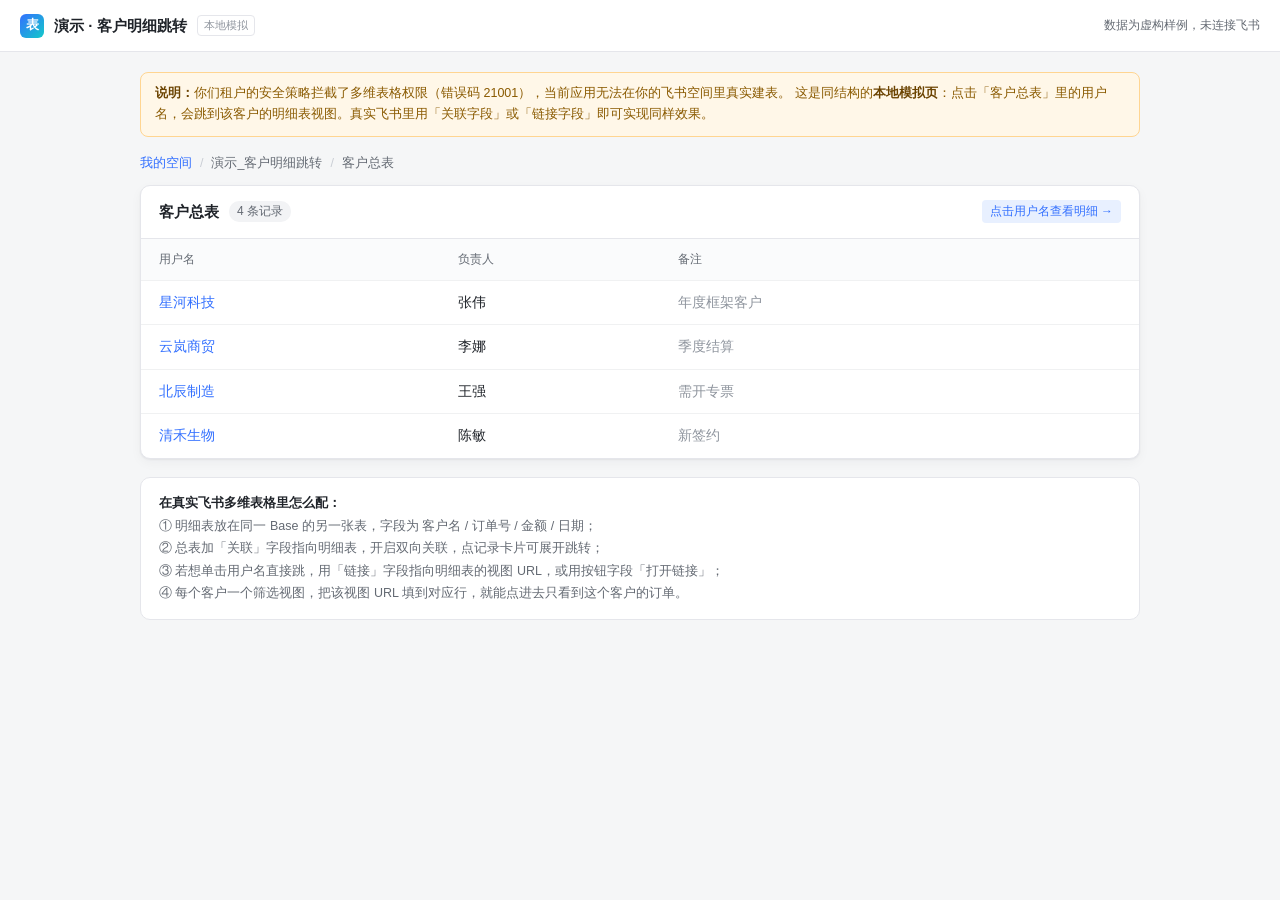
<file: feishu_demo/customer-jump.html>
<!DOCTYPE html>
<html lang="zh-CN">
<head>
<meta charset="utf-8"/>
<meta name="viewport" content="width=device-width, initial-scale=1"/>
<title>演示 · 客户明细跳转</title>
<style>
  :root{
    --bg:#f5f6f7; --card:#fff; --line:#e5e6eb; --text:#1f2329; --sub:#646a73;
    --blue:#3370ff; --blue-weak:#e8f0ff; --green:#00b42a; --hover:#f7f8fa;
    --shadow:0 1px 2px rgba(31,35,41,.06),0 4px 12px rgba(31,35,41,.04);
  }
  *{box-sizing:border-box}
  body{margin:0;background:var(--bg);color:var(--text);
    font:14px/1.6 -apple-system,BlinkMacSystemFont,"PingFang SC","Microsoft YaHei",sans-serif}
  .top{height:52px;background:#fff;border-bottom:1px solid var(--line);display:flex;
    align-items:center;gap:10px;padding:0 20px;position:sticky;top:0;z-index:5}
  .logo{width:24px;height:24px;border-radius:6px;background:linear-gradient(135deg,#3370ff,#14c9c9);
    display:grid;place-items:center;color:#fff;font-weight:700;font-size:13px}
  .top b{font-size:15px}
  .top .tag{font-size:11px;color:#8f959e;border:1px solid var(--line);border-radius:4px;padding:1px 6px}
  .top .right{margin-left:auto;font-size:12px;color:var(--sub)}
  .wrap{max-width:1040px;margin:0 auto;padding:20px 20px 48px}
  .notice{background:#fff7e8;border:1px solid #ffd591;color:#8a5a00;border-radius:8px;
    padding:10px 14px;font-size:12.5px;line-height:1.7;margin-bottom:16px}
  .notice b{color:#6b4300}
  .crumbs{display:flex;align-items:center;gap:8px;font-size:12.5px;color:var(--sub);margin-bottom:12px}
  .crumbs a{color:var(--blue);text-decoration:none;cursor:pointer}
  .crumbs a:hover{text-decoration:underline}
  .crumbs .sep{color:#c9cdd4}
  .card{background:var(--card);border:1px solid var(--line);border-radius:10px;
    box-shadow:var(--shadow);overflow:hidden;margin-bottom:18px}
  .card-h{display:flex;align-items:center;gap:10px;padding:14px 18px;border-bottom:1px solid var(--line)}
  .card-h h2{font-size:15px;margin:0;font-weight:600}
  .card-h .cnt{font-size:12px;color:var(--sub);background:#f2f3f5;border-radius:10px;padding:1px 8px}
  .card-h .spacer{margin-left:auto}
  .chip{font-size:12px;color:var(--blue);background:var(--blue-weak);
    border-radius:4px;padding:2px 8px;white-space:nowrap}
  table{width:100%;border-collapse:collapse}
  th,td{text-align:left;padding:11px 18px;border-bottom:1px solid #f0f1f2;font-size:13.5px;
    white-space:nowrap;overflow:hidden;text-overflow:ellipsis}
  th{font-size:12px;font-weight:500;color:var(--sub);background:#fafbfc}
  tbody tr:last-child td{border-bottom:none}
  tbody tr:hover{background:var(--hover)}
  .name{color:var(--blue);cursor:pointer;font-weight:500;display:inline-flex;align-items:center;gap:5px}
  .name:hover{text-decoration:underline}
  .name .arrow{opacity:0;transform:translateX(-3px);transition:.15s;font-size:12px}
  .name:hover .arrow{opacity:1;transform:none}
  .money{font-variant-numeric:tabular-nums}
  .muted{color:#8f959e}
  .back{border:1px solid var(--line);background:#fff;border-radius:6px;padding:5px 12px;
    font-size:12.5px;color:var(--text);cursor:pointer}
  .back:hover{background:#f2f3f5}
  .empty{padding:40px;text-align:center;color:#8f959e;font-size:13px}
  .hint{margin-top:18px;background:#fff;border:1px solid var(--line);border-radius:10px;
    padding:14px 18px;font-size:12.5px;color:var(--sub);line-height:1.8}
  .hint b{color:var(--text)}
  .hint code{background:#f2f3f5;border-radius:4px;padding:1px 5px;font-size:12px;color:#d4380d}
  .hide{display:none!important}
  @media(max-width:640px){
    .wrap{padding:14px 12px 36px}
    th,td{padding:10px 12px;font-size:12.5px}
    .top .right{display:none}
  }
</style>
</head>
<body>
<div class="top">
  <div class="logo">表</div>
  <b>演示 · 客户明细跳转</b>
  <span class="tag">本地模拟</span>
  <div class="right">数据为虚构样例，未连接飞书</div>
</div>

<div class="wrap">
  <div class="notice">
    <b>说明：</b>你们租户的安全策略拦截了多维表格权限（错误码 21001），当前应用无法在你的飞书空间里真实建表。
    这是同结构的<b>本地模拟页</b>：点击「客户总表」里的用户名，会跳到该客户的明细表视图。真实飞书里用「关联字段」或「链接字段」即可实现同样效果。
  </div>

  <div class="crumbs" id="crumbs">
    <a id="crumbRoot">我的空间</a><span class="sep">/</span><span>演示_客户明细跳转</span>
    <span class="sep">/</span><span id="crumbCur">客户总表</span>
  </div>

  <!-- 客户总表 -->
  <section class="card" id="viewList">
    <div class="card-h">
      <h2>客户总表</h2><span class="cnt">4 条记录</span>
      <div class="spacer"></div>
      <span class="chip">点击用户名查看明细 →</span>
    </div>
    <table>
      <thead><tr><th style="width:30%">用户名</th><th style="width:22%">负责人</th><th>备注</th></tr></thead>
      <tbody id="customerRows"></tbody>
    </table>
  </section>

  <!-- 客户明细 -->
  <section class="card hide" id="viewDetail">
    <div class="card-h">
      <h2>客户明细</h2><span class="cnt" id="detailCount"></span>
      <div class="spacer"></div>
      <span class="chip" id="detailFilter"></span>
      <button class="back" id="backBtn">← 返回客户总表</button>
    </div>
    <table>
      <thead><tr><th style="width:24%">客户名</th><th style="width:26%">订单号</th><th style="width:20%">金额</th><th>日期</th></tr></thead>
      <tbody id="detailRows"></tbody>
    </table>
  </section>

  <div class="hint">
    <b>在真实飞书多维表格里怎么配：</b><br/>
    ① 明细表放在同一 Base 的另一张表，字段为 客户名 / 订单号 / 金额 / 日期；<br/>
    ② 总表加「关联」字段指向明细表，开启双向关联，点记录卡片可展开跳转；<br/>
    ③ 若想单击用户名直接跳，用「链接」字段指向明细表的视图 URL，或用按钮字段「打开链接」；<br/>
    ④ 每个客户一个筛选视图，把该视图 URL 填到对应行，就能点进去只看到这个客户的订单。
  </div>
</div>

<script>
const DATA = {
  "星河科技": { owner: "张伟", note: "年度框架客户", orders: [
    ["ORD-2026-1001", 12800.00, "2026-10-08"],
    ["ORD-2026-1042", 5600.00,  "2026-10-19"],
    ["ORD-2026-1099", 23400.00, "2026-11-03"]
  ]},
  "云岚商贸": { owner: "李娜", note: "季度结算", orders: [
    ["ORD-2026-1015", 3200.00,  "2026-10-11"],
    ["ORD-2026-1063", 8900.50,  "2026-10-26"],
    ["ORD-2026-1120", 4150.00,  "2026-11-09"]
  ]},
  "北辰制造": { owner: "王强", note: "需开专票", orders: [
    ["ORD-2026-1027", 18600.00, "2026-10-14"],
    ["ORD-2026-1088", 7200.00,  "2026-11-01"],
    ["ORD-2026-1136", 15400.00, "2026-11-12"]
  ]},
  "清禾生物": { owner: "陈敏", note: "新签约", orders: [
    ["ORD-2026-1055", 9800.00,  "2026-10-22"],
    ["ORD-2026-1110", 12600.00, "2026-11-06"]
  ]}
};

const fmt = n => "¥" + n.toLocaleString("zh-CN", {minimumFractionDigits:2, maximumFractionDigits:2});
const esc = s => String(s).replace(/[&<>"]/g, c => ({"&":"&amp;","<":"&lt;",">":"&gt;",'"':"&quot;"}[c]));

const listView = document.getElementById("viewList");
const detailView = document.getElementById("viewDetail");
const customerRows = document.getElementById("customerRows");
const detailRows = document.getElementById("detailRows");

function renderList(){
  customerRows.innerHTML = Object.entries(DATA).map(([name, info]) => `
    <tr>
      <td><span class="name" data-name="${esc(name)}">${esc(name)}<span class="arrow">→</span></span></td>
      <td>${esc(info.owner)}</td>
      <td class="muted">${esc(info.note)}</td>
    </tr>`).join("");
}

function openDetail(name){
  const info = DATA[name];
  if(!info) return;
  document.getElementById("detailCount").textContent = info.orders.length + " 条记录";
  document.getElementById("detailFilter").textContent = "客户名 = " + name;
  document.getElementById("crumbCur").textContent = "客户明细";
  detailRows.innerHTML = info.orders.map(([no, amount, date]) => `
    <tr>
      <td>${esc(name)}</td>
      <td class="muted">${esc(no)}</td>
      <td class="money">${fmt(amount)}</td>
      <td>${esc(date)}</td>
    </tr>`).join("");
  listView.classList.add("hide");
  detailView.classList.remove("hide");
  history.replaceState(null, "", "#detail=" + encodeURIComponent(name));
  window.scrollTo({top:0, behavior:"smooth"});
}

function closeDetail(){
  detailView.classList.add("hide");
  listView.classList.remove("hide");
  document.getElementById("crumbCur").textContent = "客户总表";
  history.replaceState(null, "", "#list");
}

customerRows.addEventListener("click", e => {
  const el = e.target.closest(".name");
  if(el) openDetail(el.dataset.name);
});
document.getElementById("backBtn").addEventListener("click", closeDetail);
document.getElementById("crumbCur").addEventListener("click", () => {
  if(!detailView.classList.contains("hide")) closeDetail();
});

renderList();
const m = decodeURIComponent(location.hash || "").match(/^#detail=(.+)$/);
if(m && DATA[m[1]]) openDetail(m[1]);
</script>
</body>
</html>
</file>
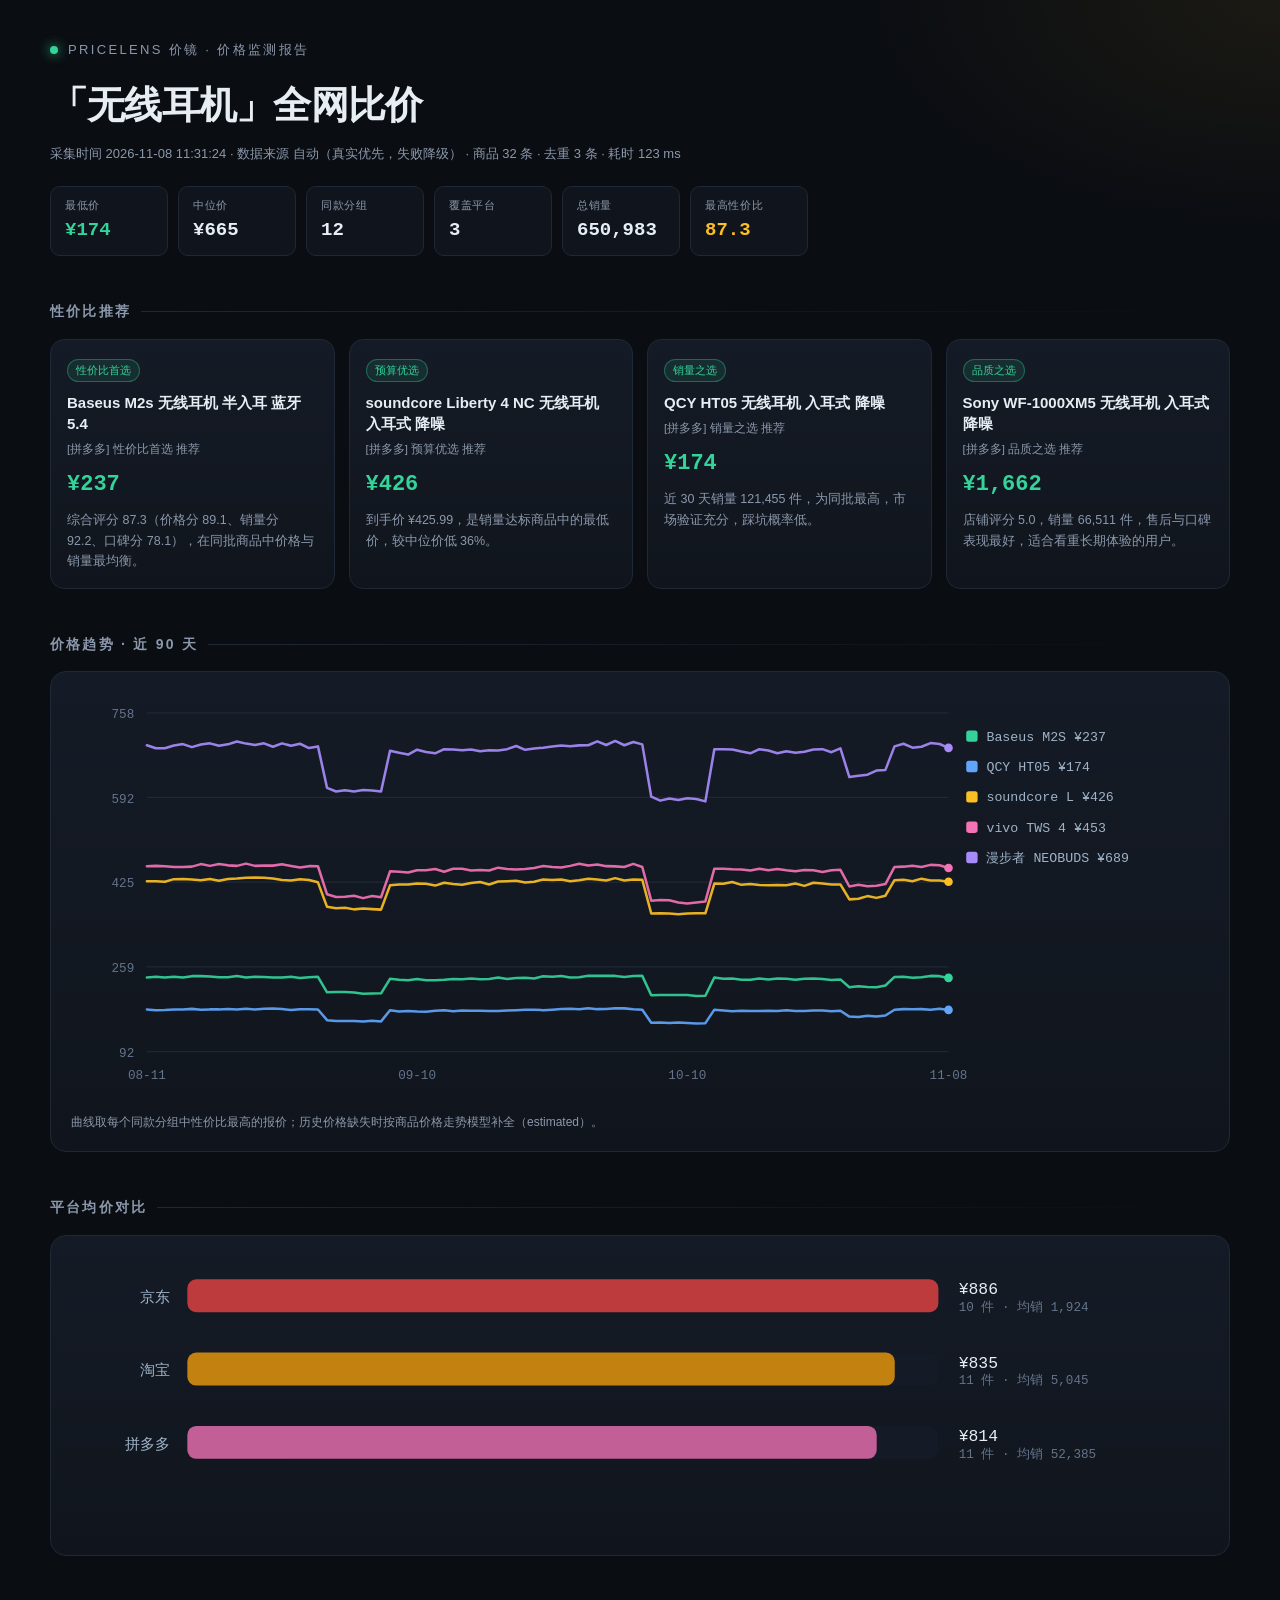
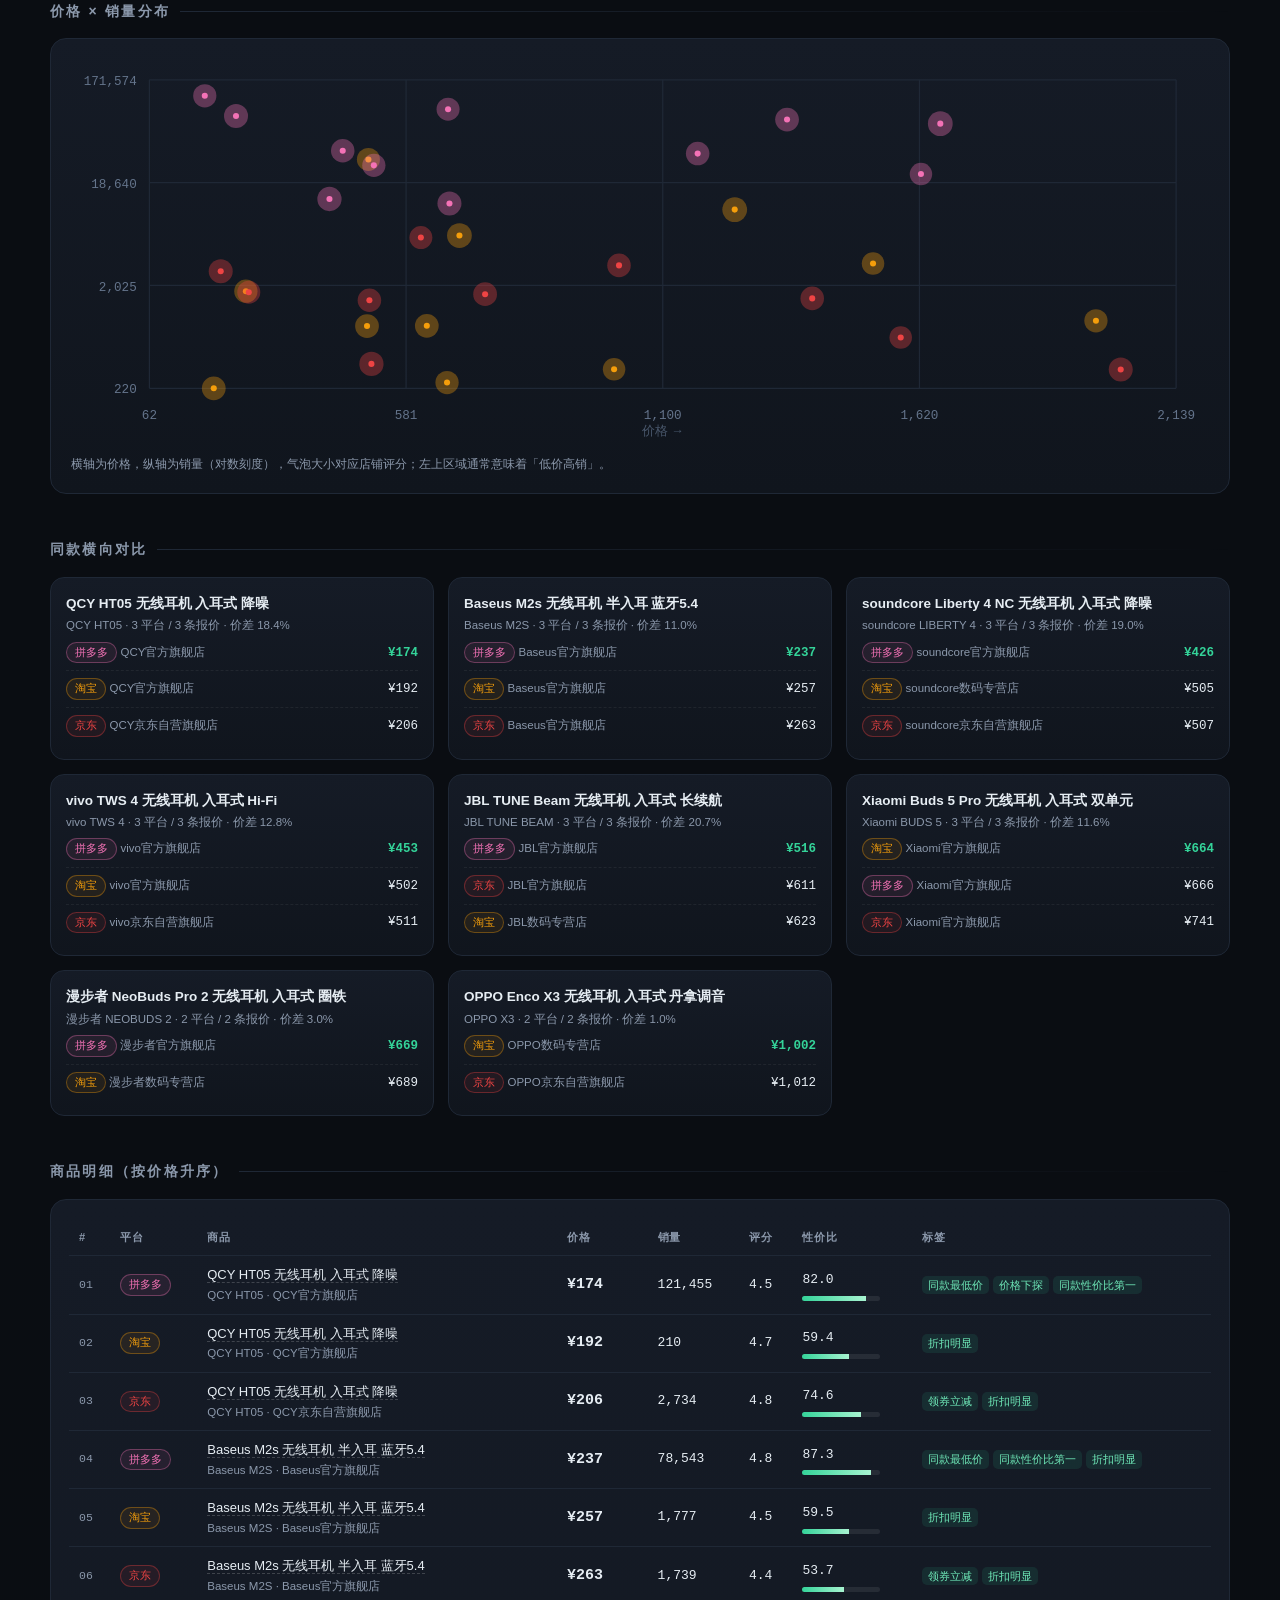
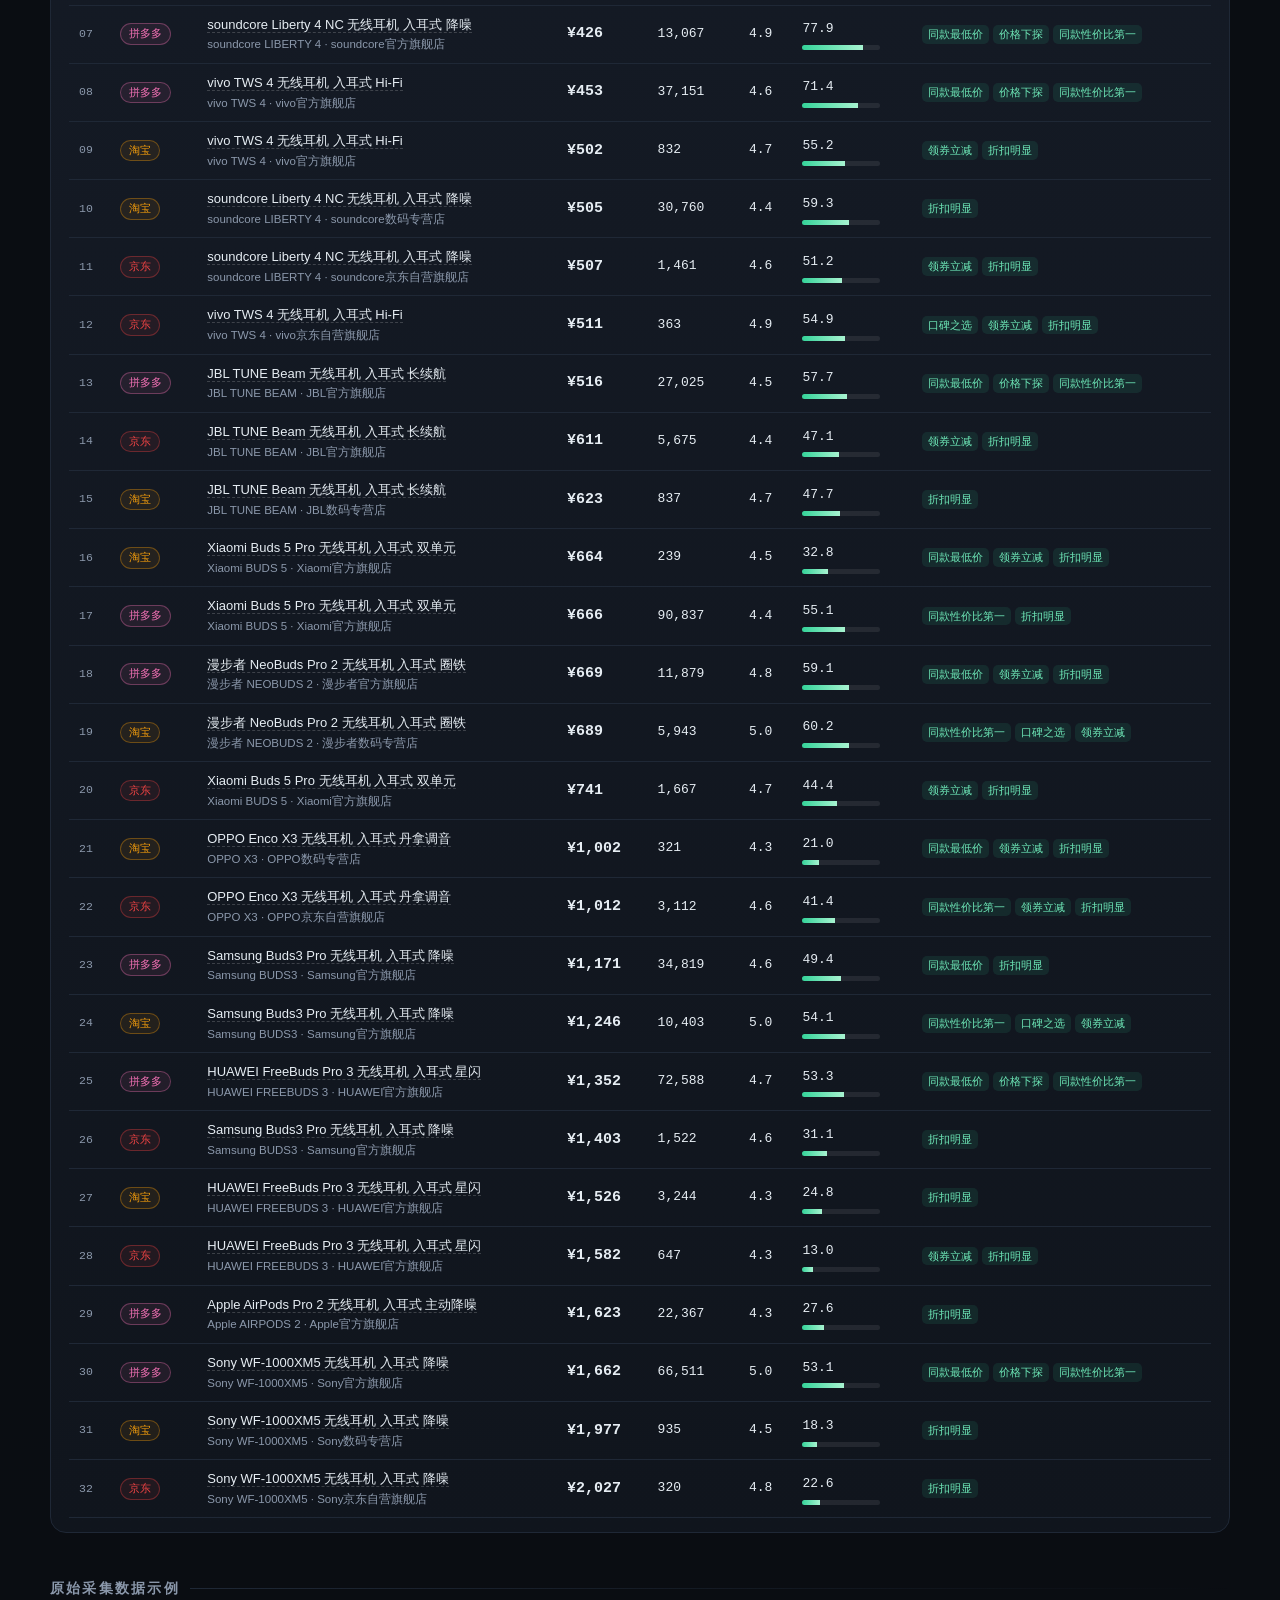
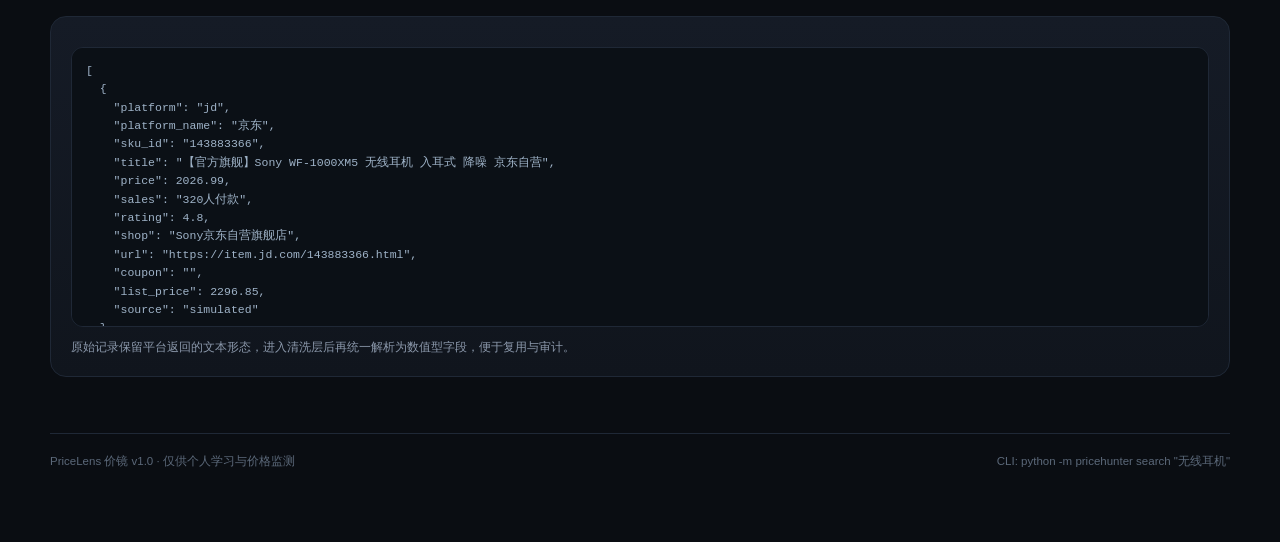
<file: pricelens/out/无线耳机_20261108_113124.html>
<!DOCTYPE html>
<html lang="zh-CN"><head><meta charset="utf-8"/>
<meta name="viewport" content="width=device-width,initial-scale=1"/>
<title>PriceLens 报告 · 无线耳机</title>
<style>
:root{
  --bg:#0a0d12;--panel:#10151d;--panel2:#151b26;--line:#1f2836;
  --text:#e6edf3;--muted:#8b98ab;--accent:#34d399;--amber:#fbbf24;--rose:#fb7185;
}
*{box-sizing:border-box;margin:0;padding:0}
body{background:var(--bg);color:var(--text);font-family:-apple-system,BlinkMacSystemFont,"Segoe UI","PingFang SC","Hiragino Sans GB","Microsoft YaHei",sans-serif;
  line-height:1.6;padding:40px 32px 72px;background-image:radial-gradient(900px 420px at 12% -10%,rgba(52,211,153,.10),transparent 60%),radial-gradient(700px 380px at 100% 0,rgba(251,191,36,.07),transparent 60%);}
.wrap{max-width:1180px;margin:0 auto}
.num{font-family:ui-monospace,SFMono-Regular,Menlo,Consolas,monospace;font-variant-numeric:tabular-nums}
.brand{display:flex;align-items:center;gap:10px;font-size:13px;letter-spacing:.18em;color:var(--muted);text-transform:uppercase}
.dot{width:8px;height:8px;border-radius:50%;background:var(--accent);box-shadow:0 0 12px var(--accent)}
h1{font-size:38px;letter-spacing:-.02em;margin:14px 0 8px;font-weight:650}
.sub{color:var(--muted);font-size:13px}
.chips{display:flex;flex-wrap:wrap;gap:10px;margin-top:22px}
.chip{background:var(--panel);border:1px solid var(--line);border-radius:10px;padding:10px 14px;min-width:118px}
.chip span{display:block;font-size:11px;color:var(--muted);letter-spacing:.06em}
.chip b{font-size:19px;font-weight:600}
section{margin-top:44px}
h2{font-size:14px;letter-spacing:.16em;color:var(--muted);text-transform:uppercase;font-weight:600;display:flex;align-items:center;gap:10px}
h2:after{content:"";flex:1;height:1px;background:linear-gradient(90deg,var(--line),transparent)}
.panel{background:linear-gradient(180deg,var(--panel2),var(--panel));border:1px solid var(--line);border-radius:16px;padding:18px 20px;margin-top:16px;overflow:hidden}
.recs{display:grid;grid-template-columns:repeat(auto-fit,minmax(240px,1fr));gap:14px;margin-top:16px}
.rec{background:linear-gradient(180deg,var(--panel2),var(--panel));border:1px solid var(--line);border-radius:14px;padding:16px}
.rec .tag{display:inline-block;font-size:11px;padding:2px 8px;border-radius:999px;border:1px solid rgba(52,211,153,.35);color:var(--accent);margin-bottom:10px}
.rec h3{font-size:15px;font-weight:600;margin-bottom:6px;line-height:1.4}
.rec .price{font-size:22px;font-weight:700;color:var(--accent);margin:8px 0}
.rec p{font-size:12.5px;color:var(--muted);line-height:1.65}
table{width:100%;border-collapse:collapse;font-size:13px;margin-top:14px}
th,td{padding:9px 10px;text-align:left;border-bottom:1px solid var(--line);vertical-align:middle}
th{font-size:11px;color:var(--muted);letter-spacing:.08em;text-transform:uppercase;font-weight:600}
tbody tr:hover{background:rgba(255,255,255,.025)}
td.title{max-width:420px}
.mono{color:var(--muted);font-size:11.5px}
.pill{display:inline-block;padding:1px 8px;border-radius:999px;font-size:11px;border:1px solid}
.p-jd{color:#ef4444;border-color:rgba(239,68,68,.35);background:rgba(239,68,68,.08)}
.p-tb{color:#f59e0b;border-color:rgba(245,158,11,.35);background:rgba(245,158,11,.08)}
.p-pdd{color:#f472b6;border-color:rgba(244,114,182,.35);background:rgba(244,114,182,.08)}
.tag{display:inline-block;font-size:10.5px;padding:1px 6px;border-radius:5px;background:rgba(52,211,153,.10);color:#6ee7b7;margin-right:4px}
.tag.warn{background:rgba(251,113,133,.12);color:#fda4af}
.bar{height:5px;border-radius:3px;background:rgba(255,255,255,.08);overflow:hidden;margin-top:5px;width:78px}
.bar i{display:block;height:100%;background:linear-gradient(90deg,#34d399,#a7f3d0)}
a{color:inherit;text-decoration:none;border-bottom:1px dashed rgba(255,255,255,.18)}
a:hover{color:var(--accent);border-color:var(--accent)}
.groups{display:grid;grid-template-columns:repeat(auto-fit,minmax(330px,1fr));gap:14px;margin-top:16px}
.group{background:linear-gradient(180deg,var(--panel2),var(--panel));border:1px solid var(--line);border-radius:14px;padding:15px}
.group h4{font-size:13.5px;font-weight:600;margin-bottom:2px}
.grow{display:flex;align-items:center;justify-content:space-between;padding:7px 0;border-bottom:1px dashed rgba(255,255,255,.06);font-size:12.5px}
.grow:last-child{border-bottom:none}
.grow.best .gp{color:var(--accent);font-weight:700}
.geo{color:var(--muted);font-size:11.5px}
pre{background:#0b1016;border:1px solid var(--line);border-radius:12px;padding:14px;font-size:11.5px;color:#9fb3c8;overflow:auto;max-height:280px;margin-top:12px;line-height:1.6}
.note{font-size:12px;color:var(--muted);margin-top:10px;line-height:1.75}
footer{margin-top:56px;padding-top:18px;border-top:1px solid var(--line);color:#5b6879;font-size:11.5px;display:flex;justify-content:space-between;flex-wrap:wrap;gap:8px}
@media(max-width:720px){body{padding:24px 16px 48px}h1{font-size:28px}td.title{max-width:220px}}
</style></head>
<body><div class="wrap">
  <div class="brand"><span class="dot"></span>PriceLens 价镜 · 价格监测报告</div>
  <h1>「无线耳机」全网比价</h1>
  <div class="sub">采集时间 2026-11-08 11:31:24 · 数据来源 自动（真实优先，失败降级） ·
    商品 32 条 · 去重 3 条 · 耗时 123 ms</div>

  <div class="chips">
    <div class="chip"><span>最低价</span><b class="num" style="color:var(--accent)">¥174</b></div>
    <div class="chip"><span>中位价</span><b class="num">¥665</b></div>
    <div class="chip"><span>同款分组</span><b class="num">12</b></div>
    <div class="chip"><span>覆盖平台</span><b class="num">3</b></div>
    <div class="chip"><span>总销量</span><b class="num">650,983</b></div>
    <div class="chip"><span>最高性价比</span><b class="num" style="color:var(--amber)">87.3</b></div>
  </div>

  <section><h2>性价比推荐</h2><div class="recs"><article class='rec'><span class='tag'>性价比首选</span><h3>Baseus M2s 无线耳机 半入耳 蓝牙5.4</h3><div class='mono'>[拼多多] 性价比首选 推荐</div><div class='price num'>¥237</div><p>综合评分 87.3（价格分 89.1、销量分 92.2、口碑分 78.1），在同批商品中价格与销量最均衡。</p></article><article class='rec'><span class='tag'>预算优选</span><h3>soundcore Liberty 4 NC 无线耳机 入耳式 降噪</h3><div class='mono'>[拼多多] 预算优选 推荐</div><div class='price num'>¥426</div><p>到手价 ¥425.99，是销量达标商品中的最低价，较中位价低 36%。</p></article><article class='rec'><span class='tag'>销量之选</span><h3>QCY HT05 无线耳机 入耳式 降噪</h3><div class='mono'>[拼多多] 销量之选 推荐</div><div class='price num'>¥174</div><p>近 30 天销量 121,455 件，为同批最高，市场验证充分，踩坑概率低。</p></article><article class='rec'><span class='tag'>品质之选</span><h3>Sony WF-1000XM5 无线耳机 入耳式 降噪</h3><div class='mono'>[拼多多] 品质之选 推荐</div><div class='price num'>¥1,662</div><p>店铺评分 5.0，销量 66,511 件，售后与口碑表现最好，适合看重长期体验的用户。</p></article></div></section>

  <section><h2>价格趋势 · 近 90 天</h2>
    <div class="panel"><svg viewBox='0 0 900 320' width='100%' role='img'><defs><linearGradient id='fade' x1='0' y1='0' x2='0' y2='1'><stop offset='0' stop-color='#34d399' stop-opacity='.18'/><stop offset='1' stop-color='#34d399' stop-opacity='0'/></linearGradient></defs><line x1='60' y1='286.0' x2='694' y2='286.0' stroke='#1f2836' stroke-width='1'/><text x='50' y='290.0' fill='#64748b' font-size='10' text-anchor='end' font-family='ui-monospace,monospace'>92</text><line x1='60' y1='219.0' x2='694' y2='219.0' stroke='#1f2836' stroke-width='1'/><text x='50' y='223.0' fill='#64748b' font-size='10' text-anchor='end' font-family='ui-monospace,monospace'>259</text><line x1='60' y1='152.0' x2='694' y2='152.0' stroke='#1f2836' stroke-width='1'/><text x='50' y='156.0' fill='#64748b' font-size='10' text-anchor='end' font-family='ui-monospace,monospace'>425</text><line x1='60' y1='85.0' x2='694' y2='85.0' stroke='#1f2836' stroke-width='1'/><text x='50' y='89.0' fill='#64748b' font-size='10' text-anchor='end' font-family='ui-monospace,monospace'>592</text><line x1='60' y1='18.0' x2='694' y2='18.0' stroke='#1f2836' stroke-width='1'/><text x='50' y='22.0' fill='#64748b' font-size='10' text-anchor='end' font-family='ui-monospace,monospace'>758</text><text x='60.0' y='308' fill='#64748b' font-size='10' text-anchor='middle' font-family='ui-monospace,monospace'>08-11</text><text x='273.7' y='308' fill='#64748b' font-size='10' text-anchor='middle' font-family='ui-monospace,monospace'>09-10</text><text x='487.4' y='308' fill='#64748b' font-size='10' text-anchor='middle' font-family='ui-monospace,monospace'>10-10</text><text x='694.0' y='308' fill='#64748b' font-size='10' text-anchor='middle' font-family='ui-monospace,monospace'>11-08</text><polyline points='60.0,227.4 67.1,226.8 74.2,227.4 81.4,226.7 88.5,227.3 95.6,226.3 102.7,226.3 109.9,226.6 117.0,227.2 124.1,227.2 131.2,226.2 138.4,227.3 145.5,226.8 152.6,226.9 159.7,227.4 166.9,227.4 174.0,226.8 181.1,227.8 188.2,227.2 195.3,226.8 202.5,239.1 209.6,238.9 216.7,238.9 223.8,239.2 231.0,240.3 238.1,240.0 245.2,239.9 252.3,228.4 259.5,229.1 266.6,229.5 273.7,228.5 280.8,229.5 288.0,229.5 295.1,229.2 302.2,228.5 309.3,228.8 316.4,228.1 323.6,228.8 330.7,228.6 337.8,227.3 344.9,228.5 352.1,227.7 359.2,227.5 366.3,228.1 373.4,226.4 380.6,226.7 387.7,226.2 394.8,227.4 401.9,227.1 409.1,226.0 416.2,226.1 423.3,226.1 430.4,226.1 437.6,227.0 444.7,226.2 451.8,226.1 458.9,241.4 466.0,241.3 473.2,241.3 480.3,241.2 487.4,241.3 494.5,242.0 501.7,241.8 508.8,227.4 515.9,228.4 523.0,228.2 530.2,229.1 537.3,229.2 544.4,228.2 551.5,228.9 558.7,228.2 565.8,228.3 572.9,229.2 580.0,228.3 587.1,228.2 594.3,228.6 601.4,229.3 608.5,228.9 615.6,235.1 622.8,234.3 629.9,234.9 637.0,235.1 644.1,233.7 651.3,226.9 658.4,226.8 665.5,227.5 672.6,227.1 679.8,226.1 686.9,226.3 694.0,227.7' fill='none' stroke='#34d399' stroke-width='2' stroke-linejoin='round' stroke-linecap='round' opacity='.92'/><circle cx='694.0' cy='227.7' r='3.4' fill='#34d399'/><rect x='708' y='32' width='9' height='9' rx='2' fill='#34d399'/><text x='724' y='40' fill='#9fb3c8' font-size='10.5' font-family='ui-monospace,monospace'>Baseus M2S ¥237</text><polyline points='60.0,252.7 67.1,253.3 74.2,253.1 81.4,252.7 88.5,252.7 95.6,252.2 102.7,252.9 109.9,252.6 117.0,252.6 124.1,252.3 131.2,252.7 138.4,252.1 145.5,252.6 152.6,252.1 159.7,251.9 166.9,252.3 174.0,253.1 181.1,252.5 188.2,252.5 195.3,252.7 202.5,261.1 209.6,261.7 216.7,261.7 223.8,261.7 231.0,262.1 238.1,261.5 245.2,262.1 252.3,253.3 259.5,254.3 266.6,253.8 273.7,254.3 280.8,254.4 288.0,253.7 295.1,253.3 302.2,254.1 309.3,253.5 316.4,253.6 323.6,253.7 330.7,253.9 337.8,253.8 344.9,253.5 352.1,253.2 359.2,252.9 366.3,252.9 373.4,253.2 380.6,252.8 387.7,252.3 394.8,252.1 401.9,252.5 409.1,251.7 416.2,252.4 423.3,252.3 430.4,251.7 437.6,251.8 444.7,252.5 451.8,252.9 458.9,263.2 466.0,263.0 473.2,263.4 480.3,262.9 487.4,263.3 494.5,263.7 501.7,263.5 508.8,252.8 515.9,253.4 523.0,254.0 530.2,253.7 537.3,253.8 544.4,253.9 551.5,253.7 558.7,253.8 565.8,253.3 572.9,253.9 580.0,253.8 587.1,253.5 594.3,253.5 601.4,254.0 608.5,253.7 615.6,258.3 622.8,258.7 629.9,257.6 637.0,258.2 644.1,257.4 651.3,252.9 658.4,252.4 665.5,252.5 672.6,252.4 679.8,252.9 686.9,252.0 694.0,253.0' fill='none' stroke='#60a5fa' stroke-width='2' stroke-linejoin='round' stroke-linecap='round' opacity='.92'/><circle cx='694.0' cy='253.0' r='3.4' fill='#60a5fa'/><rect x='708' y='56' width='9' height='9' rx='2' fill='#60a5fa'/><text x='724' y='64' fill='#9fb3c8' font-size='10.5' font-family='ui-monospace,monospace'>QCY HT05 ¥174</text><polyline points='60.0,151.3 67.1,151.2 74.2,151.7 81.4,149.6 88.5,149.4 95.6,149.9 102.7,150.5 109.9,149.4 117.0,150.8 124.1,149.5 131.2,149.1 138.4,148.5 145.5,148.3 152.6,148.5 159.7,149.1 166.9,150.2 174.0,150.7 181.1,149.6 188.2,150.3 195.3,152.1 202.5,171.5 209.6,172.6 216.7,172.2 223.8,173.5 231.0,172.8 238.1,173.3 245.2,173.7 252.3,154.5 259.5,153.9 266.6,153.9 273.7,153.0 280.8,153.3 288.0,154.7 295.1,152.5 302.2,153.4 309.3,154.1 316.4,152.6 323.6,151.9 330.7,153.8 337.8,151.5 344.9,151.2 352.1,150.9 359.2,152.3 366.3,151.6 373.4,149.8 380.6,150.2 387.7,149.9 394.8,151.3 401.9,150.4 409.1,149.3 416.2,149.8 423.3,150.6 430.4,148.8 437.6,150.6 444.7,149.9 451.8,150.1 458.9,176.8 466.0,176.6 473.2,176.7 480.3,177.3 487.4,176.7 494.5,176.5 501.7,176.6 508.8,153.1 515.9,153.3 523.0,151.8 530.2,154.1 537.3,153.5 544.4,154.3 551.5,154.5 558.7,154.2 565.8,154.4 572.9,153.1 580.0,154.9 587.1,152.4 594.3,153.1 601.4,153.8 608.5,153.8 615.6,165.6 622.8,165.1 629.9,163.0 637.0,164.4 644.1,162.7 651.3,150.4 658.4,150.1 665.5,151.2 672.6,149.2 679.8,150.7 686.9,150.6 694.0,151.6' fill='none' stroke='#fbbf24' stroke-width='2' stroke-linejoin='round' stroke-linecap='round' opacity='.92'/><circle cx='694.0' cy='151.6' r='3.4' fill='#fbbf24'/><rect x='708' y='80' width='9' height='9' rx='2' fill='#fbbf24'/><text x='724' y='88' fill='#9fb3c8' font-size='10.5' font-family='ui-monospace,monospace'>soundcore L ¥426</text><polyline points='60.0,139.4 67.1,139.1 74.2,139.4 81.4,139.9 88.5,140.0 95.6,139.7 102.7,137.7 109.9,139.1 117.0,137.7 124.1,138.7 131.2,139.1 138.4,137.3 145.5,139.1 152.6,138.9 159.7,138.9 166.9,137.9 174.0,139.2 181.1,140.4 188.2,139.3 195.3,139.4 202.5,161.6 209.6,163.7 216.7,163.5 223.8,162.8 231.0,164.6 238.1,162.9 245.2,163.9 252.3,143.4 259.5,143.7 266.6,144.3 273.7,142.5 280.8,142.5 288.0,141.6 295.1,143.7 302.2,141.4 309.3,141.3 316.4,142.7 323.6,142.4 330.7,142.8 337.8,140.5 344.9,141.5 352.1,142.0 359.2,141.6 366.3,140.8 373.4,139.2 380.6,139.9 387.7,140.4 394.8,139.1 401.9,137.4 409.1,138.8 416.2,138.1 423.3,139.3 430.4,139.5 437.6,140.0 444.7,137.5 451.8,140.0 458.9,166.6 466.0,166.1 473.2,166.3 480.3,168.0 487.4,168.8 494.5,168.0 501.7,167.2 508.8,141.3 515.9,141.3 523.0,141.8 530.2,142.0 537.3,142.7 544.4,141.4 551.5,142.6 558.7,141.6 565.8,142.6 572.9,143.4 580.0,142.3 587.1,142.6 594.3,143.9 601.4,142.5 608.5,142.2 615.6,155.4 622.8,154.1 629.9,155.2 637.0,154.8 644.1,153.5 651.3,139.9 658.4,139.7 665.5,139.0 672.6,140.0 679.8,138.3 686.9,138.6 694.0,140.8' fill='none' stroke='#f472b6' stroke-width='2' stroke-linejoin='round' stroke-linecap='round' opacity='.92'/><circle cx='694.0' cy='140.8' r='3.4' fill='#f472b6'/><rect x='708' y='104' width='9' height='9' rx='2' fill='#f472b6'/><text x='724' y='112' fill='#9fb3c8' font-size='10.5' font-family='ui-monospace,monospace'>vivo TWS 4 ¥453</text><polyline points='60.0,43.7 67.1,46.1 74.2,46.0 81.4,43.9 88.5,42.8 95.6,45.2 102.7,43.1 109.9,42.2 117.0,44.1 124.1,43.0 131.2,40.7 138.4,42.4 145.5,43.5 152.6,42.2 159.7,44.9 166.9,42.2 174.0,44.1 181.1,42.5 188.2,45.9 195.3,44.6 202.5,77.4 209.6,80.3 216.7,79.2 223.8,80.3 231.0,79.1 238.1,79.4 245.2,80.3 252.3,48.1 259.5,49.7 266.6,51.1 273.7,47.2 280.8,49.0 288.0,50.1 295.1,46.8 302.2,47.0 309.3,47.7 316.4,47.1 323.6,48.5 330.7,47.6 337.8,47.9 344.9,46.8 352.1,44.3 359.2,47.3 366.3,46.3 373.4,45.6 380.6,44.7 387.7,43.9 394.8,44.5 401.9,43.8 409.1,43.7 416.2,40.6 423.3,43.5 430.4,40.3 437.6,43.7 444.7,41.1 451.8,43.0 458.9,84.4 466.0,87.5 473.2,85.8 480.3,87.0 487.4,85.6 494.5,86.2 501.7,88.1 508.8,46.8 515.9,46.9 523.0,47.0 530.2,48.7 537.3,50.1 544.4,46.8 551.5,47.9 558.7,50.0 565.8,48.4 572.9,49.7 580.0,48.8 587.1,47.1 594.3,46.8 601.4,49.2 608.5,46.2 615.6,68.9 622.8,67.8 629.9,67.0 637.0,63.7 644.1,63.2 651.3,44.6 658.4,42.5 665.5,45.6 672.6,44.9 679.8,42.0 686.9,42.7 694.0,45.8' fill='none' stroke='#a78bfa' stroke-width='2' stroke-linejoin='round' stroke-linecap='round' opacity='.92'/><circle cx='694.0' cy='45.8' r='3.4' fill='#a78bfa'/><rect x='708' y='128' width='9' height='9' rx='2' fill='#a78bfa'/><text x='724' y='136' fill='#9fb3c8' font-size='10.5' font-family='ui-monospace,monospace'>漫步者 NEOBUDS ¥689</text></svg>
      <p class="note">曲线取每个同款分组中性价比最高的报价；历史价格缺失时按商品价格走势模型补全（estimated）。</p>
    </div>
  </section>

  <section><h2>平台均价对比</h2><div class="panel"><svg viewBox='0 0 900 218' width='100%' role='img'><text x='78' y='38' fill='#9fb3c8' font-size='12' text-anchor='end'>京东</text><rect x='92' y='20' width='594' height='26' rx='7' fill='#141b26'/><rect x='92' y='20' width='594.0' height='26' rx='7' fill='#ef4444' opacity='.78'/><text x='702' y='32' fill='#e6edf3' font-size='13' font-family='ui-monospace,monospace'>¥886</text><text x='702' y='45' fill='#64748b' font-size='10' font-family='ui-monospace,monospace'>10 件 · 均销 1,924</text><text x='78' y='96' fill='#9fb3c8' font-size='12' text-anchor='end'>淘宝</text><rect x='92' y='78' width='594' height='26' rx='7' fill='#141b26'/><rect x='92' y='78' width='559.5' height='26' rx='7' fill='#f59e0b' opacity='.78'/><text x='702' y='90' fill='#e6edf3' font-size='13' font-family='ui-monospace,monospace'>¥835</text><text x='702' y='103' fill='#64748b' font-size='10' font-family='ui-monospace,monospace'>11 件 · 均销 5,045</text><text x='78' y='154' fill='#9fb3c8' font-size='12' text-anchor='end'>拼多多</text><rect x='92' y='136' width='594' height='26' rx='7' fill='#141b26'/><rect x='92' y='136' width='545.2' height='26' rx='7' fill='#f472b6' opacity='.78'/><text x='702' y='148' fill='#e6edf3' font-size='13' font-family='ui-monospace,monospace'>¥814</text><text x='702' y='161' fill='#64748b' font-size='10' font-family='ui-monospace,monospace'>11 件 · 均销 52,385</text></svg></div></section>

  <section><h2>价格 × 销量分布</h2>
    <div class="panel"><svg viewBox='0 0 900 300' width='100%' role='img'><line x1='62.0' y1='18' x2='62.0' y2='262' stroke='#1f2836'/><text x='62.0' y='286' fill='#64748b' font-size='10' text-anchor='middle' font-family='ui-monospace,monospace'>62</text><line x1='265.0' y1='18' x2='265.0' y2='262' stroke='#1f2836'/><text x='265.0' y='286' fill='#64748b' font-size='10' text-anchor='middle' font-family='ui-monospace,monospace'>581</text><line x1='468.0' y1='18' x2='468.0' y2='262' stroke='#1f2836'/><text x='468.0' y='286' fill='#64748b' font-size='10' text-anchor='middle' font-family='ui-monospace,monospace'>1,100</text><line x1='671.0' y1='18' x2='671.0' y2='262' stroke='#1f2836'/><text x='671.0' y='286' fill='#64748b' font-size='10' text-anchor='middle' font-family='ui-monospace,monospace'>1,620</text><line x1='874.0' y1='18' x2='874.0' y2='262' stroke='#1f2836'/><text x='874.0' y='286' fill='#64748b' font-size='10' text-anchor='middle' font-family='ui-monospace,monospace'>2,139</text><line x1='62' y1='262.0' x2='874' y2='262.0' stroke='#1f2836'/><text x='52' y='266.0' fill='#64748b' font-size='10' text-anchor='end' font-family='ui-monospace,monospace'>220</text><line x1='62' y1='180.7' x2='874' y2='180.7' stroke='#1f2836'/><text x='52' y='184.7' fill='#64748b' font-size='10' text-anchor='end' font-family='ui-monospace,monospace'>2,025</text><line x1='62' y1='99.3' x2='874' y2='99.3' stroke='#1f2836'/><text x='52' y='103.3' fill='#64748b' font-size='10' text-anchor='end' font-family='ui-monospace,monospace'>18,640</text><line x1='62' y1='18.0' x2='874' y2='18.0' stroke='#1f2836'/><text x='52' y='22.0' fill='#64748b' font-size='10' text-anchor='end' font-family='ui-monospace,monospace'>171,574</text><circle cx='105.8' cy='30.7' r='9.2' fill='#f472b6' opacity='.34'/><circle cx='105.8' cy='30.7' r='2.4' fill='#f472b6'/><circle cx='112.9' cy='262.0' r='9.4' fill='#f59e0b' opacity='.34'/><circle cx='112.9' cy='262.0' r='2.4' fill='#f59e0b'/><circle cx='118.4' cy='169.5' r='9.5' fill='#ef4444' opacity='.34'/><circle cx='118.4' cy='169.5' r='2.4' fill='#ef4444'/><circle cx='130.5' cy='46.6' r='9.5' fill='#f472b6' opacity='.34'/><circle cx='130.5' cy='46.6' r='2.4' fill='#f472b6'/><circle cx='138.3' cy='185.2' r='9.2' fill='#f59e0b' opacity='.34'/><circle cx='138.3' cy='185.2' r='2.4' fill='#f59e0b'/><circle cx='140.6' cy='186.0' r='9.1' fill='#ef4444' opacity='.34'/><circle cx='140.6' cy='186.0' r='2.4' fill='#ef4444'/><circle cx='204.4' cy='112.3' r='9.6' fill='#f472b6' opacity='.34'/><circle cx='204.4' cy='112.3' r='2.4' fill='#f472b6'/><circle cx='214.9' cy='74.1' r='9.3' fill='#f472b6' opacity='.34'/><circle cx='214.9' cy='74.1' r='2.4' fill='#f472b6'/><circle cx='234.1' cy='212.8' r='9.4' fill='#f59e0b' opacity='.34'/><circle cx='234.1' cy='212.8' r='2.4' fill='#f59e0b'/><circle cx='235.2' cy='81.0' r='9.1' fill='#f59e0b' opacity='.34'/><circle cx='235.2' cy='81.0' r='2.4' fill='#f59e0b'/><circle cx='236.0' cy='192.4' r='9.3' fill='#ef4444' opacity='.34'/><circle cx='236.0' cy='192.4' r='2.4' fill='#ef4444'/><circle cx='237.6' cy='242.7' r='9.6' fill='#ef4444' opacity='.34'/><circle cx='237.6' cy='242.7' r='2.4' fill='#ef4444'/><circle cx='239.5' cy='85.7' r='9.2' fill='#f472b6' opacity='.34'/><circle cx='239.5' cy='85.7' r='2.4' fill='#f472b6'/><circle cx='276.7' cy='142.8' r='9.1' fill='#ef4444' opacity='.34'/><circle cx='276.7' cy='142.8' r='2.4' fill='#ef4444'/><circle cx='281.4' cy='212.6' r='9.4' fill='#f59e0b' opacity='.34'/><circle cx='281.4' cy='212.6' r='2.4' fill='#f59e0b'/><circle cx='297.4' cy='257.5' r='9.2' fill='#f59e0b' opacity='.34'/><circle cx='297.4' cy='257.5' r='2.4' fill='#f59e0b'/><circle cx='298.2' cy='41.3' r='9.1' fill='#f472b6' opacity='.34'/><circle cx='298.2' cy='41.3' r='2.4' fill='#f472b6'/><circle cx='299.3' cy='115.8' r='9.5' fill='#f472b6' opacity='.34'/><circle cx='299.3' cy='115.8' r='2.4' fill='#f472b6'/><circle cx='307.2' cy='141.2' r='9.8' fill='#f59e0b' opacity='.34'/><circle cx='307.2' cy='141.2' r='2.4' fill='#f59e0b'/><circle cx='327.5' cy='187.6' r='9.4' fill='#ef4444' opacity='.34'/><circle cx='327.5' cy='187.6' r='2.4' fill='#ef4444'/><circle cx='429.5' cy='247.0' r='8.9' fill='#f59e0b' opacity='.34'/><circle cx='429.5' cy='247.0' r='2.4' fill='#f59e0b'/><circle cx='433.4' cy='164.8' r='9.3' fill='#ef4444' opacity='.34'/><circle cx='433.4' cy='164.8' r='2.4' fill='#ef4444'/><circle cx='495.6' cy='76.4' r='9.3' fill='#f472b6' opacity='.34'/><circle cx='495.6' cy='76.4' r='2.4' fill='#f472b6'/><circle cx='524.9' cy='120.7' r='9.8' fill='#f59e0b' opacity='.34'/><circle cx='524.9' cy='120.7' r='2.4' fill='#f59e0b'/><circle cx='566.3' cy='49.5' r='9.4' fill='#f472b6' opacity='.34'/><circle cx='566.3' cy='49.5' r='2.4' fill='#f472b6'/><circle cx='586.2' cy='190.9' r='9.3' fill='#ef4444' opacity='.34'/><circle cx='586.2' cy='190.9' r='2.4' fill='#ef4444'/><circle cx='634.3' cy='163.3' r='8.9' fill='#f59e0b' opacity='.34'/><circle cx='634.3' cy='163.3' r='2.4' fill='#f59e0b'/><circle cx='656.2' cy='221.9' r='8.9' fill='#ef4444' opacity='.34'/><circle cx='656.2' cy='221.9' r='2.4' fill='#ef4444'/><circle cx='672.2' cy='92.6' r='8.9' fill='#f472b6' opacity='.34'/><circle cx='672.2' cy='92.6' r='2.4' fill='#f472b6'/><circle cx='687.5' cy='52.7' r='9.8' fill='#f472b6' opacity='.34'/><circle cx='687.5' cy='52.7' r='2.4' fill='#f472b6'/><circle cx='810.6' cy='208.6' r='9.2' fill='#f59e0b' opacity='.34'/><circle cx='810.6' cy='208.6' r='2.4' fill='#f59e0b'/><circle cx='830.2' cy='247.1' r='9.5' fill='#ef4444' opacity='.34'/><circle cx='830.2' cy='247.1' r='2.4' fill='#ef4444'/><text x='468.0' y='299' fill='#475569' font-size='10' text-anchor='middle'>价格 →</text></svg>
      <p class="note">横轴为价格，纵轴为销量（对数刻度），气泡大小对应店铺评分；左上区域通常意味着「低价高销」。</p>
    </div>
  </section>

  <section><h2>同款横向对比</h2><div class="groups"><article class='group'><h4>QCY HT05 无线耳机 入耳式 降噪</h4><div class='geo'>QCY HT05 · 3 平台 / 3 条报价 · 价差 18.4%</div><div class='grow best'><span><span class='pill p-pdd'>拼多多</span> <span class='geo'>QCY官方旗舰店</span></span><span class='gp num'>¥174</span></div><div class='grow'><span><span class='pill p-tb'>淘宝</span> <span class='geo'>QCY官方旗舰店</span></span><span class='gp num'>¥192</span></div><div class='grow'><span><span class='pill p-jd'>京东</span> <span class='geo'>QCY京东自营旗舰店</span></span><span class='gp num'>¥206</span></div></article><article class='group'><h4>Baseus M2s 无线耳机 半入耳 蓝牙5.4</h4><div class='geo'>Baseus M2S · 3 平台 / 3 条报价 · 价差 11.0%</div><div class='grow best'><span><span class='pill p-pdd'>拼多多</span> <span class='geo'>Baseus官方旗舰店</span></span><span class='gp num'>¥237</span></div><div class='grow'><span><span class='pill p-tb'>淘宝</span> <span class='geo'>Baseus官方旗舰店</span></span><span class='gp num'>¥257</span></div><div class='grow'><span><span class='pill p-jd'>京东</span> <span class='geo'>Baseus官方旗舰店</span></span><span class='gp num'>¥263</span></div></article><article class='group'><h4>soundcore Liberty 4 NC 无线耳机 入耳式 降噪</h4><div class='geo'>soundcore LIBERTY 4 · 3 平台 / 3 条报价 · 价差 19.0%</div><div class='grow best'><span><span class='pill p-pdd'>拼多多</span> <span class='geo'>soundcore官方旗舰店</span></span><span class='gp num'>¥426</span></div><div class='grow'><span><span class='pill p-tb'>淘宝</span> <span class='geo'>soundcore数码专营店</span></span><span class='gp num'>¥505</span></div><div class='grow'><span><span class='pill p-jd'>京东</span> <span class='geo'>soundcore京东自营旗舰店</span></span><span class='gp num'>¥507</span></div></article><article class='group'><h4>vivo TWS 4 无线耳机 入耳式 Hi-Fi</h4><div class='geo'>vivo TWS 4 · 3 平台 / 3 条报价 · 价差 12.8%</div><div class='grow best'><span><span class='pill p-pdd'>拼多多</span> <span class='geo'>vivo官方旗舰店</span></span><span class='gp num'>¥453</span></div><div class='grow'><span><span class='pill p-tb'>淘宝</span> <span class='geo'>vivo官方旗舰店</span></span><span class='gp num'>¥502</span></div><div class='grow'><span><span class='pill p-jd'>京东</span> <span class='geo'>vivo京东自营旗舰店</span></span><span class='gp num'>¥511</span></div></article><article class='group'><h4>JBL TUNE Beam 无线耳机 入耳式 长续航</h4><div class='geo'>JBL TUNE BEAM · 3 平台 / 3 条报价 · 价差 20.7%</div><div class='grow best'><span><span class='pill p-pdd'>拼多多</span> <span class='geo'>JBL官方旗舰店</span></span><span class='gp num'>¥516</span></div><div class='grow'><span><span class='pill p-jd'>京东</span> <span class='geo'>JBL官方旗舰店</span></span><span class='gp num'>¥611</span></div><div class='grow'><span><span class='pill p-tb'>淘宝</span> <span class='geo'>JBL数码专营店</span></span><span class='gp num'>¥623</span></div></article><article class='group'><h4>Xiaomi Buds 5 Pro 无线耳机 入耳式 双单元</h4><div class='geo'>Xiaomi BUDS 5 · 3 平台 / 3 条报价 · 价差 11.6%</div><div class='grow best'><span><span class='pill p-tb'>淘宝</span> <span class='geo'>Xiaomi官方旗舰店</span></span><span class='gp num'>¥664</span></div><div class='grow'><span><span class='pill p-pdd'>拼多多</span> <span class='geo'>Xiaomi官方旗舰店</span></span><span class='gp num'>¥666</span></div><div class='grow'><span><span class='pill p-jd'>京东</span> <span class='geo'>Xiaomi官方旗舰店</span></span><span class='gp num'>¥741</span></div></article><article class='group'><h4>漫步者 NeoBuds Pro 2 无线耳机 入耳式 圈铁</h4><div class='geo'>漫步者 NEOBUDS 2 · 2 平台 / 2 条报价 · 价差 3.0%</div><div class='grow best'><span><span class='pill p-pdd'>拼多多</span> <span class='geo'>漫步者官方旗舰店</span></span><span class='gp num'>¥669</span></div><div class='grow'><span><span class='pill p-tb'>淘宝</span> <span class='geo'>漫步者数码专营店</span></span><span class='gp num'>¥689</span></div></article><article class='group'><h4>OPPO Enco X3 无线耳机 入耳式 丹拿调音</h4><div class='geo'>OPPO X3 · 2 平台 / 2 条报价 · 价差 1.0%</div><div class='grow best'><span><span class='pill p-tb'>淘宝</span> <span class='geo'>OPPO数码专营店</span></span><span class='gp num'>¥1,002</span></div><div class='grow'><span><span class='pill p-jd'>京东</span> <span class='geo'>OPPO京东自营旗舰店</span></span><span class='gp num'>¥1,012</span></div></article></div></section>

  <section><h2>商品明细（按价格升序）</h2>
    <div class="panel" style="padding:6px 18px 14px">
      <table><thead><tr><th>#</th><th>平台</th><th>商品</th><th>价格</th><th>销量</th><th>评分</th>
      <th>性价比</th><th>标签</th></tr></thead><tbody><tr><td class='num mono'>01</td><td><span class='pill p-pdd'>拼多多</span></td><td class='title'><a href='https://mobile.yangkeduo.com/goods.html?goods_id=300146661516' target='_blank' rel='noopener'>QCY HT05 无线耳机 入耳式 降噪</a><div class='mono'>QCY HT05 · QCY官方旗舰店</div></td><td class='num' style='font-size:15px;font-weight:600'>¥174</td><td class='num'>121,455</td><td class='num'>4.5</td><td><span class='num'>82.0</span><div class='bar'><i style='width:82.0%'></i></div></td><td><span class='tag'>同款最低价</span><span class='tag'>价格下探</span><span class='tag'>同款性价比第一</span></td></tr><tr><td class='num mono'>02</td><td><span class='pill p-tb'>淘宝</span></td><td class='title'><a href='https://item.taobao.com/item.htm?id=600146661516' target='_blank' rel='noopener'>QCY HT05 无线耳机 入耳式 降噪</a><div class='mono'>QCY HT05 · QCY官方旗舰店</div></td><td class='num' style='font-size:15px;font-weight:600'>¥192</td><td class='num'>210</td><td class='num'>4.7</td><td><span class='num'>59.4</span><div class='bar'><i style='width:59.4%'></i></div></td><td><span class='tag'>折扣明显</span></td></tr><tr><td class='num mono'>03</td><td><span class='pill p-jd'>京东</span></td><td class='title'><a href='https://item.jd.com/146661516.html' target='_blank' rel='noopener'>QCY HT05 无线耳机 入耳式 降噪</a><div class='mono'>QCY HT05 · QCY京东自营旗舰店</div></td><td class='num' style='font-size:15px;font-weight:600'>¥206</td><td class='num'>2,734</td><td class='num'>4.8</td><td><span class='num'>74.6</span><div class='bar'><i style='width:74.6%'></i></div></td><td><span class='tag'>领券立减</span><span class='tag'>折扣明显</span></td></tr><tr><td class='num mono'>04</td><td><span class='pill p-pdd'>拼多多</span></td><td class='title'><a href='https://mobile.yangkeduo.com/goods.html?goods_id=300102285166' target='_blank' rel='noopener'>Baseus M2s 无线耳机 半入耳 蓝牙5.4</a><div class='mono'>Baseus M2S · Baseus官方旗舰店</div></td><td class='num' style='font-size:15px;font-weight:600'>¥237</td><td class='num'>78,543</td><td class='num'>4.8</td><td><span class='num'>87.3</span><div class='bar'><i style='width:87.3%'></i></div></td><td><span class='tag'>同款最低价</span><span class='tag'>同款性价比第一</span><span class='tag'>折扣明显</span></td></tr><tr><td class='num mono'>05</td><td><span class='pill p-tb'>淘宝</span></td><td class='title'><a href='https://item.taobao.com/item.htm?id=600102285166' target='_blank' rel='noopener'>Baseus M2s 无线耳机 半入耳 蓝牙5.4</a><div class='mono'>Baseus M2S · Baseus官方旗舰店</div></td><td class='num' style='font-size:15px;font-weight:600'>¥257</td><td class='num'>1,777</td><td class='num'>4.5</td><td><span class='num'>59.5</span><div class='bar'><i style='width:59.5%'></i></div></td><td><span class='tag'>折扣明显</span></td></tr><tr><td class='num mono'>06</td><td><span class='pill p-jd'>京东</span></td><td class='title'><a href='https://item.jd.com/102285166.html' target='_blank' rel='noopener'>Baseus M2s 无线耳机 半入耳 蓝牙5.4</a><div class='mono'>Baseus M2S · Baseus官方旗舰店</div></td><td class='num' style='font-size:15px;font-weight:600'>¥263</td><td class='num'>1,739</td><td class='num'>4.4</td><td><span class='num'>53.7</span><div class='bar'><i style='width:53.7%'></i></div></td><td><span class='tag'>领券立减</span><span class='tag'>折扣明显</span></td></tr><tr><td class='num mono'>07</td><td><span class='pill p-pdd'>拼多多</span></td><td class='title'><a href='https://mobile.yangkeduo.com/goods.html?goods_id=300172182347' target='_blank' rel='noopener'>soundcore Liberty 4 NC 无线耳机 入耳式 降噪</a><div class='mono'>soundcore LIBERTY 4 · soundcore官方旗舰店</div></td><td class='num' style='font-size:15px;font-weight:600'>¥426</td><td class='num'>13,067</td><td class='num'>4.9</td><td><span class='num'>77.9</span><div class='bar'><i style='width:77.9%'></i></div></td><td><span class='tag'>同款最低价</span><span class='tag'>价格下探</span><span class='tag'>同款性价比第一</span></td></tr><tr><td class='num mono'>08</td><td><span class='pill p-pdd'>拼多多</span></td><td class='title'><a href='https://mobile.yangkeduo.com/goods.html?goods_id=300151378099' target='_blank' rel='noopener'>vivo TWS 4 无线耳机 入耳式 Hi-Fi</a><div class='mono'>vivo TWS 4 · vivo官方旗舰店</div></td><td class='num' style='font-size:15px;font-weight:600'>¥453</td><td class='num'>37,151</td><td class='num'>4.6</td><td><span class='num'>71.4</span><div class='bar'><i style='width:71.4%'></i></div></td><td><span class='tag'>同款最低价</span><span class='tag'>价格下探</span><span class='tag'>同款性价比第一</span></td></tr><tr><td class='num mono'>09</td><td><span class='pill p-tb'>淘宝</span></td><td class='title'><a href='https://item.taobao.com/item.htm?id=600151378099' target='_blank' rel='noopener'>vivo TWS 4 无线耳机 入耳式 Hi-Fi</a><div class='mono'>vivo TWS 4 · vivo官方旗舰店</div></td><td class='num' style='font-size:15px;font-weight:600'>¥502</td><td class='num'>832</td><td class='num'>4.7</td><td><span class='num'>55.2</span><div class='bar'><i style='width:55.2%'></i></div></td><td><span class='tag'>领券立减</span><span class='tag'>折扣明显</span></td></tr><tr><td class='num mono'>10</td><td><span class='pill p-tb'>淘宝</span></td><td class='title'><a href='https://item.taobao.com/item.htm?id=600172182347' target='_blank' rel='noopener'>soundcore Liberty 4 NC 无线耳机 入耳式 降噪</a><div class='mono'>soundcore LIBERTY 4 · soundcore数码专营店</div></td><td class='num' style='font-size:15px;font-weight:600'>¥505</td><td class='num'>30,760</td><td class='num'>4.4</td><td><span class='num'>59.3</span><div class='bar'><i style='width:59.3%'></i></div></td><td><span class='tag'>折扣明显</span></td></tr><tr><td class='num mono'>11</td><td><span class='pill p-jd'>京东</span></td><td class='title'><a href='https://item.jd.com/172182347.html' target='_blank' rel='noopener'>soundcore Liberty 4 NC 无线耳机 入耳式 降噪</a><div class='mono'>soundcore LIBERTY 4 · soundcore京东自营旗舰店</div></td><td class='num' style='font-size:15px;font-weight:600'>¥507</td><td class='num'>1,461</td><td class='num'>4.6</td><td><span class='num'>51.2</span><div class='bar'><i style='width:51.2%'></i></div></td><td><span class='tag'>领券立减</span><span class='tag'>折扣明显</span></td></tr><tr><td class='num mono'>12</td><td><span class='pill p-jd'>京东</span></td><td class='title'><a href='https://item.jd.com/151378099.html' target='_blank' rel='noopener'>vivo TWS 4 无线耳机 入耳式 Hi-Fi</a><div class='mono'>vivo TWS 4 · vivo京东自营旗舰店</div></td><td class='num' style='font-size:15px;font-weight:600'>¥511</td><td class='num'>363</td><td class='num'>4.9</td><td><span class='num'>54.9</span><div class='bar'><i style='width:54.9%'></i></div></td><td><span class='tag'>口碑之选</span><span class='tag'>领券立减</span><span class='tag'>折扣明显</span></td></tr><tr><td class='num mono'>13</td><td><span class='pill p-pdd'>拼多多</span></td><td class='title'><a href='https://mobile.yangkeduo.com/goods.html?goods_id=300186082377' target='_blank' rel='noopener'>JBL TUNE Beam 无线耳机 入耳式 长续航</a><div class='mono'>JBL TUNE BEAM · JBL官方旗舰店</div></td><td class='num' style='font-size:15px;font-weight:600'>¥516</td><td class='num'>27,025</td><td class='num'>4.5</td><td><span class='num'>57.7</span><div class='bar'><i style='width:57.7%'></i></div></td><td><span class='tag'>同款最低价</span><span class='tag'>价格下探</span><span class='tag'>同款性价比第一</span></td></tr><tr><td class='num mono'>14</td><td><span class='pill p-jd'>京东</span></td><td class='title'><a href='https://item.jd.com/186082377.html' target='_blank' rel='noopener'>JBL TUNE Beam 无线耳机 入耳式 长续航</a><div class='mono'>JBL TUNE BEAM · JBL官方旗舰店</div></td><td class='num' style='font-size:15px;font-weight:600'>¥611</td><td class='num'>5,675</td><td class='num'>4.4</td><td><span class='num'>47.1</span><div class='bar'><i style='width:47.1%'></i></div></td><td><span class='tag'>领券立减</span><span class='tag'>折扣明显</span></td></tr><tr><td class='num mono'>15</td><td><span class='pill p-tb'>淘宝</span></td><td class='title'><a href='https://item.taobao.com/item.htm?id=600186082377' target='_blank' rel='noopener'>JBL TUNE Beam 无线耳机 入耳式 长续航</a><div class='mono'>JBL TUNE BEAM · JBL数码专营店</div></td><td class='num' style='font-size:15px;font-weight:600'>¥623</td><td class='num'>837</td><td class='num'>4.7</td><td><span class='num'>47.7</span><div class='bar'><i style='width:47.7%'></i></div></td><td><span class='tag'>折扣明显</span></td></tr><tr><td class='num mono'>16</td><td><span class='pill p-tb'>淘宝</span></td><td class='title'><a href='https://item.taobao.com/item.htm?id=600178149509' target='_blank' rel='noopener'>Xiaomi Buds 5 Pro 无线耳机 入耳式 双单元</a><div class='mono'>Xiaomi BUDS 5 · Xiaomi官方旗舰店</div></td><td class='num' style='font-size:15px;font-weight:600'>¥664</td><td class='num'>239</td><td class='num'>4.5</td><td><span class='num'>32.8</span><div class='bar'><i style='width:32.8%'></i></div></td><td><span class='tag'>同款最低价</span><span class='tag'>领券立减</span><span class='tag'>折扣明显</span></td></tr><tr><td class='num mono'>17</td><td><span class='pill p-pdd'>拼多多</span></td><td class='title'><a href='https://mobile.yangkeduo.com/goods.html?goods_id=300178149509' target='_blank' rel='noopener'>Xiaomi Buds 5 Pro 无线耳机 入耳式 双单元</a><div class='mono'>Xiaomi BUDS 5 · Xiaomi官方旗舰店</div></td><td class='num' style='font-size:15px;font-weight:600'>¥666</td><td class='num'>90,837</td><td class='num'>4.4</td><td><span class='num'>55.1</span><div class='bar'><i style='width:55.1%'></i></div></td><td><span class='tag'>同款性价比第一</span><span class='tag'>折扣明显</span></td></tr><tr><td class='num mono'>18</td><td><span class='pill p-pdd'>拼多多</span></td><td class='title'><a href='https://mobile.yangkeduo.com/goods.html?goods_id=300105294811' target='_blank' rel='noopener'>漫步者 NeoBuds Pro 2 无线耳机 入耳式 圈铁</a><div class='mono'>漫步者 NEOBUDS 2 · 漫步者官方旗舰店</div></td><td class='num' style='font-size:15px;font-weight:600'>¥669</td><td class='num'>11,879</td><td class='num'>4.8</td><td><span class='num'>59.1</span><div class='bar'><i style='width:59.1%'></i></div></td><td><span class='tag'>同款最低价</span><span class='tag'>领券立减</span><span class='tag'>折扣明显</span></td></tr><tr><td class='num mono'>19</td><td><span class='pill p-tb'>淘宝</span></td><td class='title'><a href='https://item.taobao.com/item.htm?id=600105294811' target='_blank' rel='noopener'>漫步者 NeoBuds Pro 2 无线耳机 入耳式 圈铁</a><div class='mono'>漫步者 NEOBUDS 2 · 漫步者数码专营店</div></td><td class='num' style='font-size:15px;font-weight:600'>¥689</td><td class='num'>5,943</td><td class='num'>5.0</td><td><span class='num'>60.2</span><div class='bar'><i style='width:60.2%'></i></div></td><td><span class='tag'>同款性价比第一</span><span class='tag'>口碑之选</span><span class='tag'>领券立减</span></td></tr><tr><td class='num mono'>20</td><td><span class='pill p-jd'>京东</span></td><td class='title'><a href='https://item.jd.com/178149509.html' target='_blank' rel='noopener'>Xiaomi Buds 5 Pro 无线耳机 入耳式 双单元</a><div class='mono'>Xiaomi BUDS 5 · Xiaomi官方旗舰店</div></td><td class='num' style='font-size:15px;font-weight:600'>¥741</td><td class='num'>1,667</td><td class='num'>4.7</td><td><span class='num'>44.4</span><div class='bar'><i style='width:44.4%'></i></div></td><td><span class='tag'>领券立减</span><span class='tag'>折扣明显</span></td></tr><tr><td class='num mono'>21</td><td><span class='pill p-tb'>淘宝</span></td><td class='title'><a href='https://item.taobao.com/item.htm?id=600136537403' target='_blank' rel='noopener'>OPPO Enco X3 无线耳机 入耳式 丹拿调音</a><div class='mono'>OPPO X3 · OPPO数码专营店</div></td><td class='num' style='font-size:15px;font-weight:600'>¥1,002</td><td class='num'>321</td><td class='num'>4.3</td><td><span class='num'>21.0</span><div class='bar'><i style='width:21.0%'></i></div></td><td><span class='tag'>同款最低价</span><span class='tag'>领券立减</span><span class='tag'>折扣明显</span></td></tr><tr><td class='num mono'>22</td><td><span class='pill p-jd'>京东</span></td><td class='title'><a href='https://item.jd.com/136537403.html' target='_blank' rel='noopener'>OPPO Enco X3 无线耳机 入耳式 丹拿调音</a><div class='mono'>OPPO X3 · OPPO京东自营旗舰店</div></td><td class='num' style='font-size:15px;font-weight:600'>¥1,012</td><td class='num'>3,112</td><td class='num'>4.6</td><td><span class='num'>41.4</span><div class='bar'><i style='width:41.4%'></i></div></td><td><span class='tag'>同款性价比第一</span><span class='tag'>领券立减</span><span class='tag'>折扣明显</span></td></tr><tr><td class='num mono'>23</td><td><span class='pill p-pdd'>拼多多</span></td><td class='title'><a href='https://mobile.yangkeduo.com/goods.html?goods_id=300181946361' target='_blank' rel='noopener'>Samsung Buds3 Pro 无线耳机 入耳式 降噪</a><div class='mono'>Samsung BUDS3 · Samsung官方旗舰店</div></td><td class='num' style='font-size:15px;font-weight:600'>¥1,171</td><td class='num'>34,819</td><td class='num'>4.6</td><td><span class='num'>49.4</span><div class='bar'><i style='width:49.4%'></i></div></td><td><span class='tag'>同款最低价</span><span class='tag'>折扣明显</span></td></tr><tr><td class='num mono'>24</td><td><span class='pill p-tb'>淘宝</span></td><td class='title'><a href='https://item.taobao.com/item.htm?id=600181946361' target='_blank' rel='noopener'>Samsung Buds3 Pro 无线耳机 入耳式 降噪</a><div class='mono'>Samsung BUDS3 · Samsung官方旗舰店</div></td><td class='num' style='font-size:15px;font-weight:600'>¥1,246</td><td class='num'>10,403</td><td class='num'>5.0</td><td><span class='num'>54.1</span><div class='bar'><i style='width:54.1%'></i></div></td><td><span class='tag'>同款性价比第一</span><span class='tag'>口碑之选</span><span class='tag'>领券立减</span></td></tr><tr><td class='num mono'>25</td><td><span class='pill p-pdd'>拼多多</span></td><td class='title'><a href='https://mobile.yangkeduo.com/goods.html?goods_id=300112686531' target='_blank' rel='noopener'>HUAWEI FreeBuds Pro 3 无线耳机 入耳式 星闪</a><div class='mono'>HUAWEI FREEBUDS 3 · HUAWEI官方旗舰店</div></td><td class='num' style='font-size:15px;font-weight:600'>¥1,352</td><td class='num'>72,588</td><td class='num'>4.7</td><td><span class='num'>53.3</span><div class='bar'><i style='width:53.3%'></i></div></td><td><span class='tag'>同款最低价</span><span class='tag'>价格下探</span><span class='tag'>同款性价比第一</span></td></tr><tr><td class='num mono'>26</td><td><span class='pill p-jd'>京东</span></td><td class='title'><a href='https://item.jd.com/181946361.html' target='_blank' rel='noopener'>Samsung Buds3 Pro 无线耳机 入耳式 降噪</a><div class='mono'>Samsung BUDS3 · Samsung官方旗舰店</div></td><td class='num' style='font-size:15px;font-weight:600'>¥1,403</td><td class='num'>1,522</td><td class='num'>4.6</td><td><span class='num'>31.1</span><div class='bar'><i style='width:31.1%'></i></div></td><td><span class='tag'>折扣明显</span></td></tr><tr><td class='num mono'>27</td><td><span class='pill p-tb'>淘宝</span></td><td class='title'><a href='https://item.taobao.com/item.htm?id=600112686531' target='_blank' rel='noopener'>HUAWEI FreeBuds Pro 3 无线耳机 入耳式 星闪</a><div class='mono'>HUAWEI FREEBUDS 3 · HUAWEI官方旗舰店</div></td><td class='num' style='font-size:15px;font-weight:600'>¥1,526</td><td class='num'>3,244</td><td class='num'>4.3</td><td><span class='num'>24.8</span><div class='bar'><i style='width:24.8%'></i></div></td><td><span class='tag'>折扣明显</span></td></tr><tr><td class='num mono'>28</td><td><span class='pill p-jd'>京东</span></td><td class='title'><a href='https://item.jd.com/112686531.html' target='_blank' rel='noopener'>HUAWEI FreeBuds Pro 3 无线耳机 入耳式 星闪</a><div class='mono'>HUAWEI FREEBUDS 3 · HUAWEI官方旗舰店</div></td><td class='num' style='font-size:15px;font-weight:600'>¥1,582</td><td class='num'>647</td><td class='num'>4.3</td><td><span class='num'>13.0</span><div class='bar'><i style='width:13.0%'></i></div></td><td><span class='tag'>领券立减</span><span class='tag'>折扣明显</span></td></tr><tr><td class='num mono'>29</td><td><span class='pill p-pdd'>拼多多</span></td><td class='title'><a href='https://mobile.yangkeduo.com/goods.html?goods_id=300125821302' target='_blank' rel='noopener'>Apple AirPods Pro 2 无线耳机 入耳式 主动降噪</a><div class='mono'>Apple AIRPODS 2 · Apple官方旗舰店</div></td><td class='num' style='font-size:15px;font-weight:600'>¥1,623</td><td class='num'>22,367</td><td class='num'>4.3</td><td><span class='num'>27.6</span><div class='bar'><i style='width:27.6%'></i></div></td><td><span class='tag'>折扣明显</span></td></tr><tr><td class='num mono'>30</td><td><span class='pill p-pdd'>拼多多</span></td><td class='title'><a href='https://mobile.yangkeduo.com/goods.html?goods_id=300143883366' target='_blank' rel='noopener'>Sony WF-1000XM5 无线耳机 入耳式 降噪</a><div class='mono'>Sony WF-1000XM5 · Sony官方旗舰店</div></td><td class='num' style='font-size:15px;font-weight:600'>¥1,662</td><td class='num'>66,511</td><td class='num'>5.0</td><td><span class='num'>53.1</span><div class='bar'><i style='width:53.1%'></i></div></td><td><span class='tag'>同款最低价</span><span class='tag'>价格下探</span><span class='tag'>同款性价比第一</span></td></tr><tr><td class='num mono'>31</td><td><span class='pill p-tb'>淘宝</span></td><td class='title'><a href='https://item.taobao.com/item.htm?id=600143883366' target='_blank' rel='noopener'>Sony WF-1000XM5 无线耳机 入耳式 降噪</a><div class='mono'>Sony WF-1000XM5 · Sony数码专营店</div></td><td class='num' style='font-size:15px;font-weight:600'>¥1,977</td><td class='num'>935</td><td class='num'>4.5</td><td><span class='num'>18.3</span><div class='bar'><i style='width:18.3%'></i></div></td><td><span class='tag'>折扣明显</span></td></tr><tr><td class='num mono'>32</td><td><span class='pill p-jd'>京东</span></td><td class='title'><a href='https://item.jd.com/143883366.html' target='_blank' rel='noopener'>Sony WF-1000XM5 无线耳机 入耳式 降噪</a><div class='mono'>Sony WF-1000XM5 · Sony京东自营旗舰店</div></td><td class='num' style='font-size:15px;font-weight:600'>¥2,027</td><td class='num'>320</td><td class='num'>4.8</td><td><span class='num'>22.6</span><div class='bar'><i style='width:22.6%'></i></div></td><td><span class='tag'>折扣明显</span></td></tr></tbody></table>
    </div>
  </section>

  <section><h2>原始采集数据示例</h2>
    <div class="panel"><pre>[
  {
    &quot;platform&quot;: &quot;jd&quot;,
    &quot;platform_name&quot;: &quot;京东&quot;,
    &quot;sku_id&quot;: &quot;143883366&quot;,
    &quot;title&quot;: &quot;【官方旗舰】Sony WF-1000XM5 无线耳机 入耳式 降噪 京东自营&quot;,
    &quot;price&quot;: 2026.99,
    &quot;sales&quot;: &quot;320人付款&quot;,
    &quot;rating&quot;: 4.8,
    &quot;shop&quot;: &quot;Sony京东自营旗舰店&quot;,
    &quot;url&quot;: &quot;https://item.jd.com/143883366.html&quot;,
    &quot;coupon&quot;: &quot;&quot;,
    &quot;list_price&quot;: 2296.85,
    &quot;source&quot;: &quot;simulated&quot;
  },
  {
    &quot;platform&quot;: &quot;jd&quot;,
    &quot;platform_name&quot;: &quot;京东&quot;,
    &quot;sku_id&quot;: &quot;112686531&quot;,
    &quot;title&quot;: &quot;【官方旗舰】HUAWEI FreeBuds Pro 3 无线耳机 入耳式 星闪 京东自营&quot;,
    &quot;price&quot;: 1581.99,
    &quot;sales&quot;: &quot;647人付款&quot;,
    &quot;rating&quot;: 4.3,
    &quot;shop&quot;: &quot;HUAWEI官方旗舰店&quot;,
    &quot;url&quot;: &quot;https://item.jd.com/112686531.html&quot;,
    &quot;coupon&quot;: &quot;满500减50&quot;,
    &quot;list_price&quot;: 1885.35,
    &quot;source&quot;: &quot;simulated&quot;
  },
  {
    &quot;platform&quot;: &quot;jd&quot;,
    &quot;platform_name&quot;: &quot;京东&quot;,
    &quot;sku_id&quot;: &quot;178149509&quot;,
    &quot;title&quot;: &quot;【官方旗舰】Xiaomi Buds 5 Pro 无线耳机 入耳式 双单元 京东自营&quot;,
    &quot;price&quot;: 740.99,
    &quot;sales&quot;: &quot;1667人付款&quot;,
    &quot;rating&quot;: 4.7,
    &quot;shop&quot;: &quot;Xiaomi官方旗舰店&quot;,
    &quot;url&quot;: &quot;https://item.jd.com/178149509.html&quot;,
    &quot;coupon&quot;: &quot;满500减50&quot;,
    &quot;list_price&quot;: 839.02,
    &quot;source&quot;: &quot;simulated&quot;
  }
]</pre>
      <p class="note">原始记录保留平台返回的文本形态，进入清洗层后再统一解析为数值型字段，便于复用与审计。</p>
    </div>
  </section>

  <footer><span>PriceLens 价镜 v1.0 · 仅供个人学习与价格监测</span>
    <span>CLI: python -m pricehunter search "无线耳机"</span></footer>
</div></body></html>
</file>
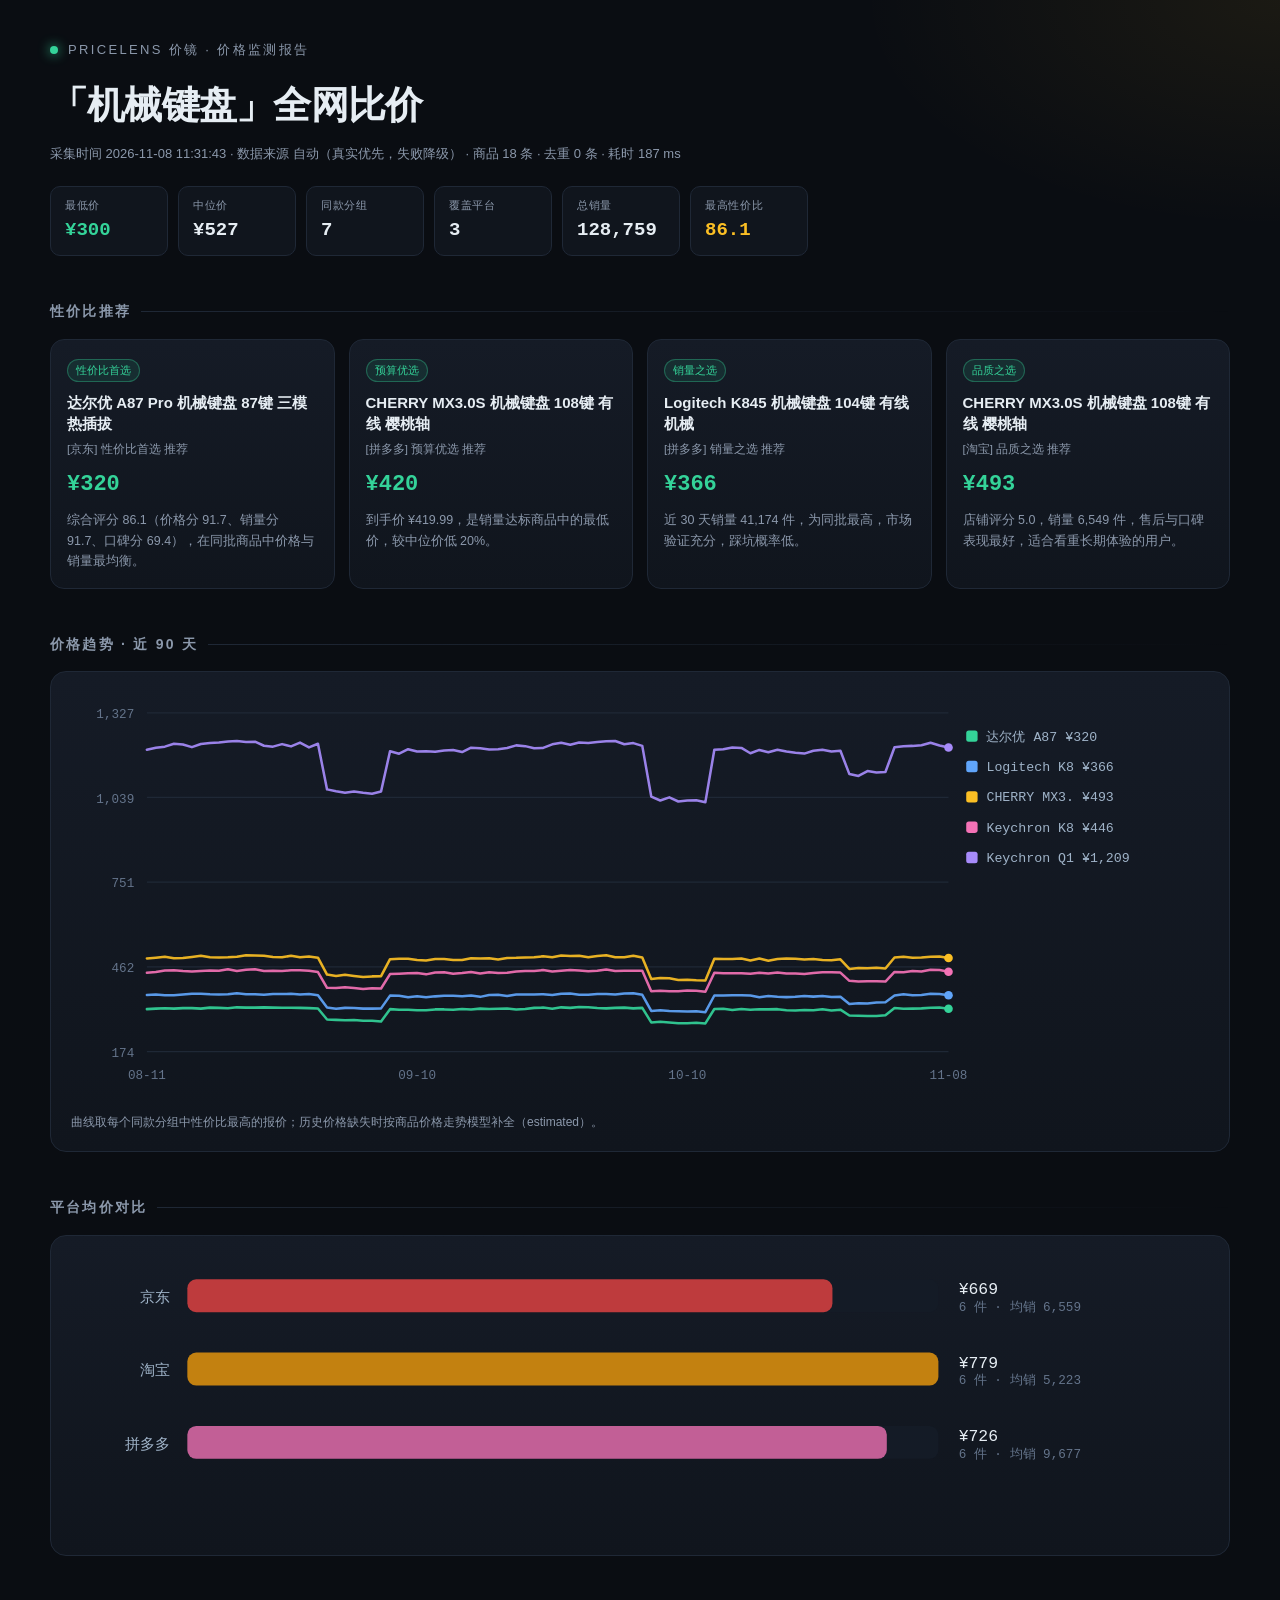
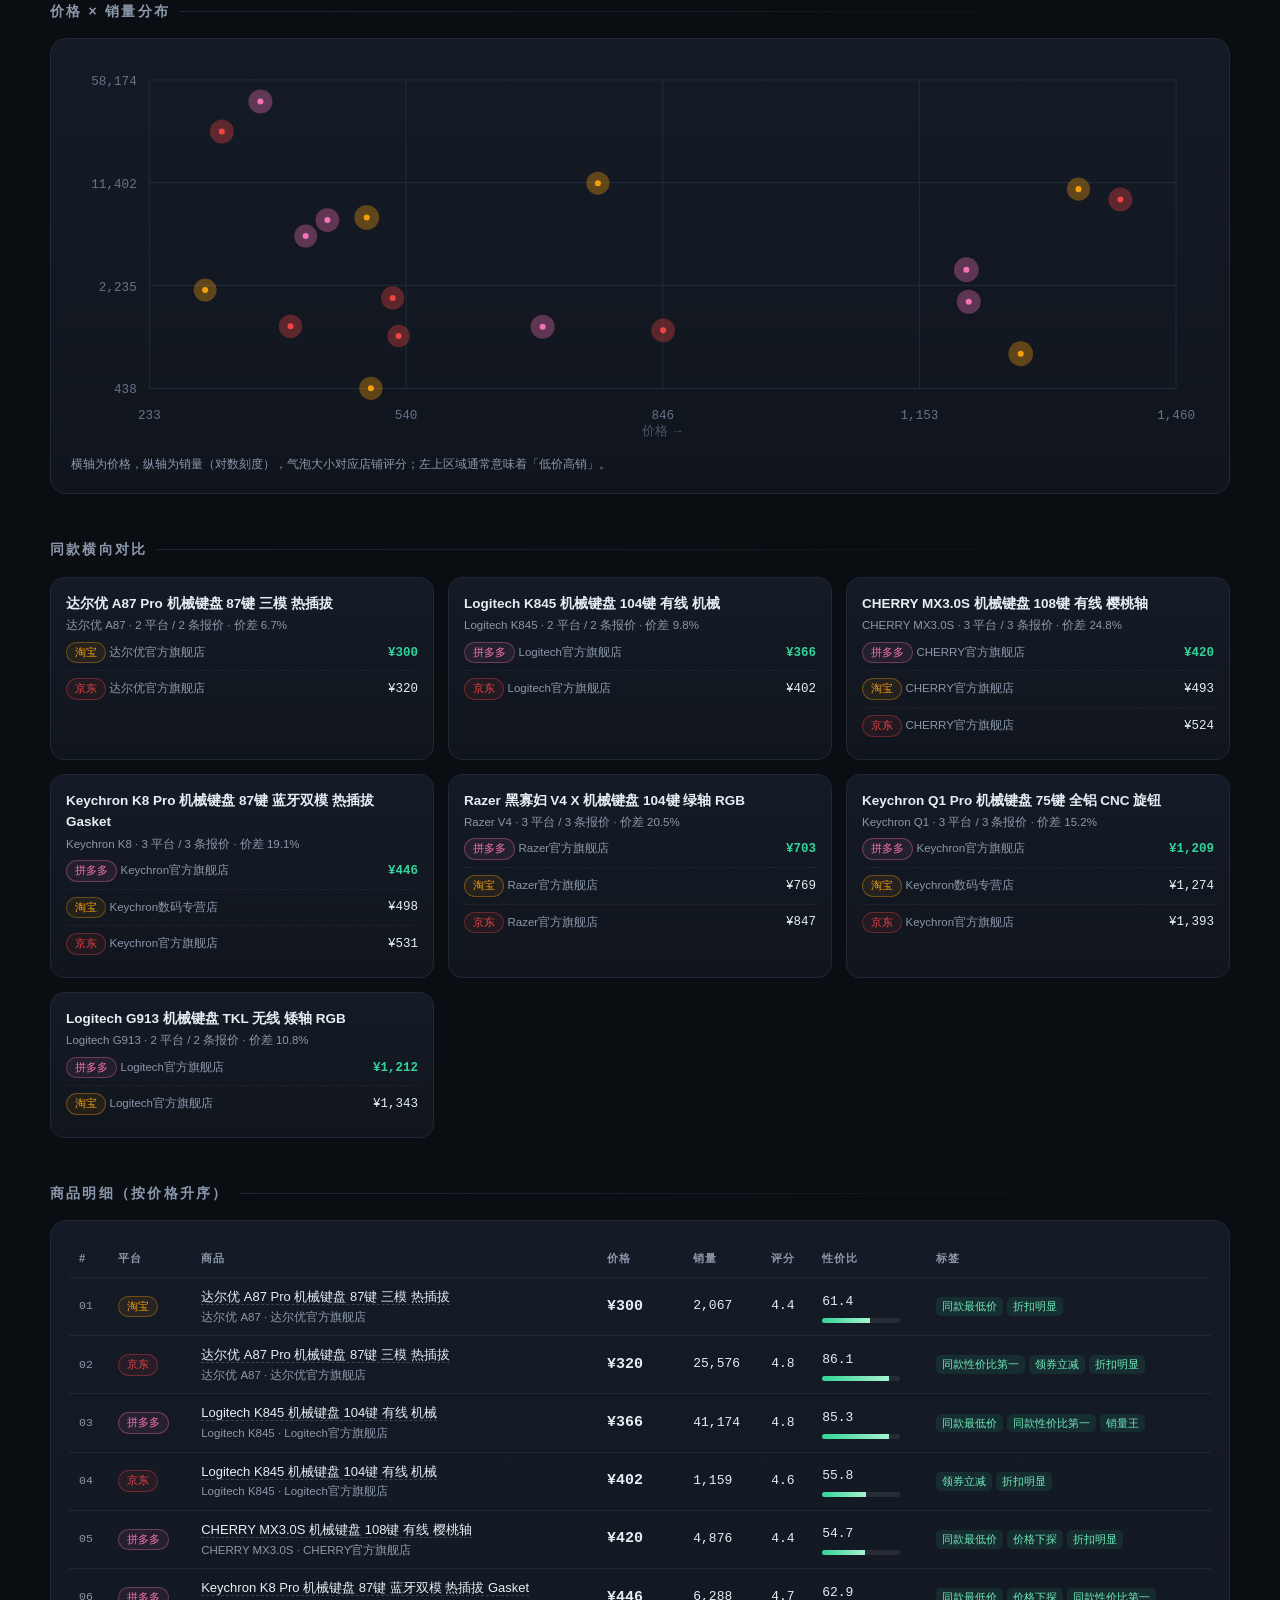
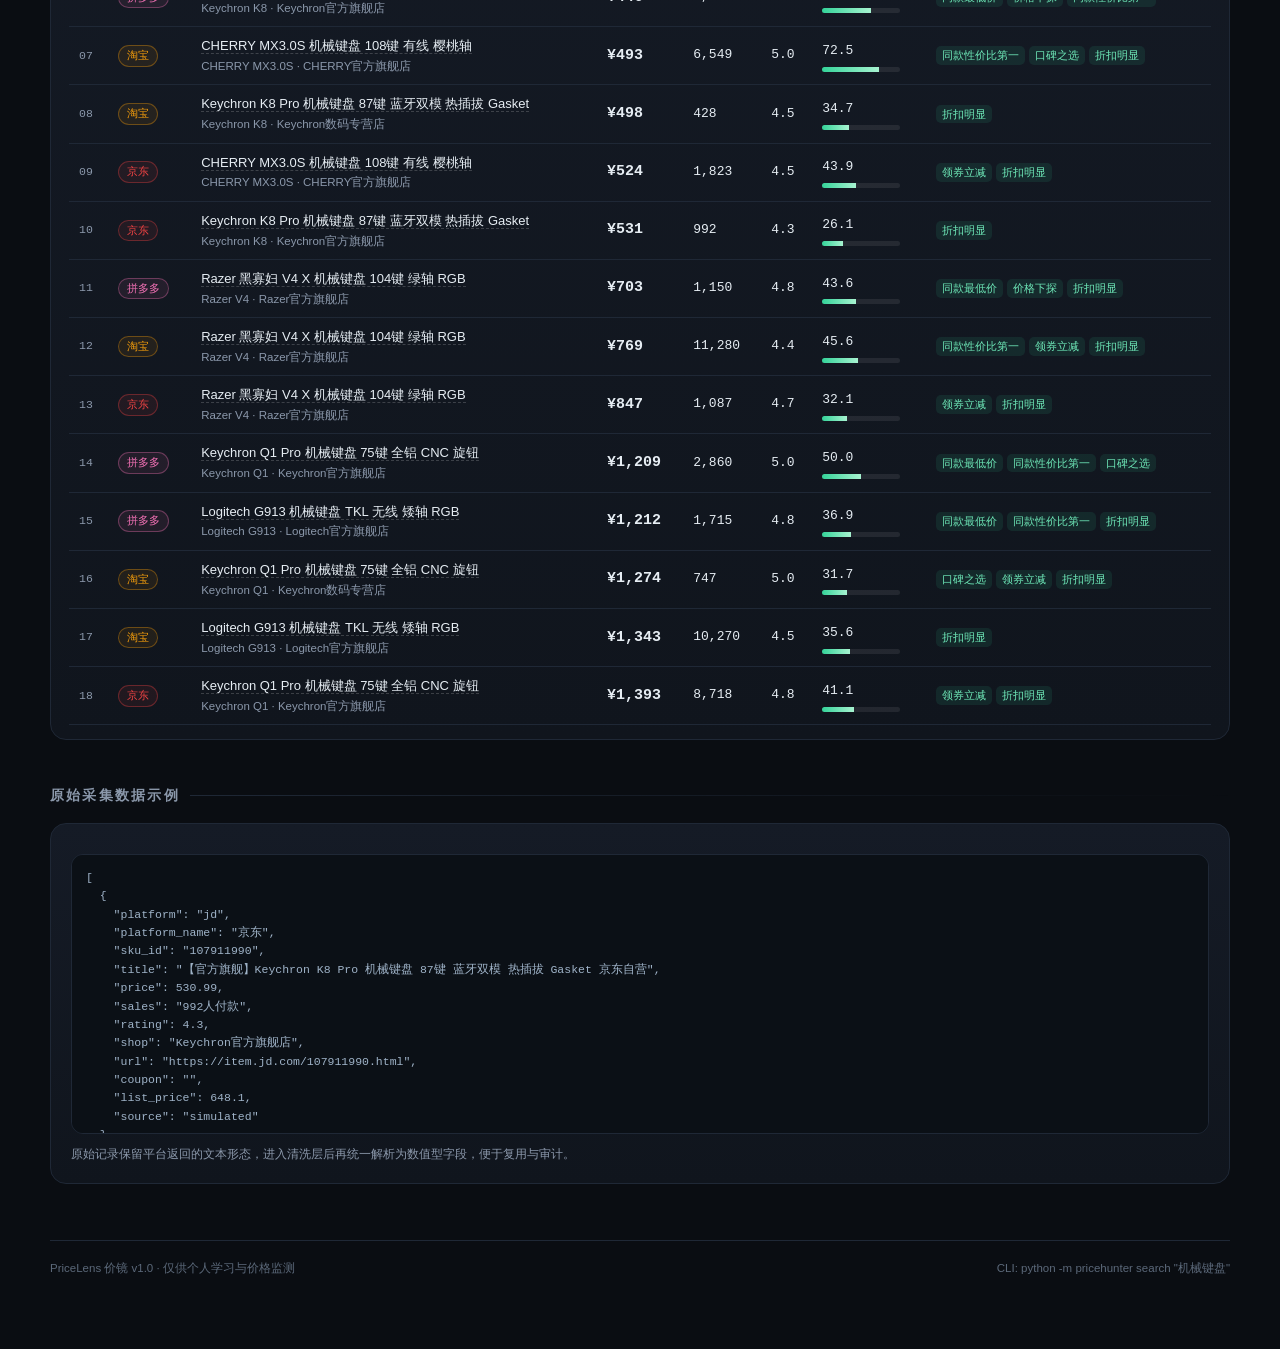
<file: pricelens/out/机械键盘_20261108_113143.html>
<!DOCTYPE html>
<html lang="zh-CN"><head><meta charset="utf-8"/>
<meta name="viewport" content="width=device-width,initial-scale=1"/>
<title>PriceLens 报告 · 机械键盘</title>
<style>
:root{
  --bg:#0a0d12;--panel:#10151d;--panel2:#151b26;--line:#1f2836;
  --text:#e6edf3;--muted:#8b98ab;--accent:#34d399;--amber:#fbbf24;--rose:#fb7185;
}
*{box-sizing:border-box;margin:0;padding:0}
body{background:var(--bg);color:var(--text);font-family:-apple-system,BlinkMacSystemFont,"Segoe UI","PingFang SC","Hiragino Sans GB","Microsoft YaHei",sans-serif;
  line-height:1.6;padding:40px 32px 72px;background-image:radial-gradient(900px 420px at 12% -10%,rgba(52,211,153,.10),transparent 60%),radial-gradient(700px 380px at 100% 0,rgba(251,191,36,.07),transparent 60%);}
.wrap{max-width:1180px;margin:0 auto}
.num{font-family:ui-monospace,SFMono-Regular,Menlo,Consolas,monospace;font-variant-numeric:tabular-nums}
.brand{display:flex;align-items:center;gap:10px;font-size:13px;letter-spacing:.18em;color:var(--muted);text-transform:uppercase}
.dot{width:8px;height:8px;border-radius:50%;background:var(--accent);box-shadow:0 0 12px var(--accent)}
h1{font-size:38px;letter-spacing:-.02em;margin:14px 0 8px;font-weight:650}
.sub{color:var(--muted);font-size:13px}
.chips{display:flex;flex-wrap:wrap;gap:10px;margin-top:22px}
.chip{background:var(--panel);border:1px solid var(--line);border-radius:10px;padding:10px 14px;min-width:118px}
.chip span{display:block;font-size:11px;color:var(--muted);letter-spacing:.06em}
.chip b{font-size:19px;font-weight:600}
section{margin-top:44px}
h2{font-size:14px;letter-spacing:.16em;color:var(--muted);text-transform:uppercase;font-weight:600;display:flex;align-items:center;gap:10px}
h2:after{content:"";flex:1;height:1px;background:linear-gradient(90deg,var(--line),transparent)}
.panel{background:linear-gradient(180deg,var(--panel2),var(--panel));border:1px solid var(--line);border-radius:16px;padding:18px 20px;margin-top:16px;overflow:hidden}
.recs{display:grid;grid-template-columns:repeat(auto-fit,minmax(240px,1fr));gap:14px;margin-top:16px}
.rec{background:linear-gradient(180deg,var(--panel2),var(--panel));border:1px solid var(--line);border-radius:14px;padding:16px}
.rec .tag{display:inline-block;font-size:11px;padding:2px 8px;border-radius:999px;border:1px solid rgba(52,211,153,.35);color:var(--accent);margin-bottom:10px}
.rec h3{font-size:15px;font-weight:600;margin-bottom:6px;line-height:1.4}
.rec .price{font-size:22px;font-weight:700;color:var(--accent);margin:8px 0}
.rec p{font-size:12.5px;color:var(--muted);line-height:1.65}
table{width:100%;border-collapse:collapse;font-size:13px;margin-top:14px}
th,td{padding:9px 10px;text-align:left;border-bottom:1px solid var(--line);vertical-align:middle}
th{font-size:11px;color:var(--muted);letter-spacing:.08em;text-transform:uppercase;font-weight:600}
tbody tr:hover{background:rgba(255,255,255,.025)}
td.title{max-width:420px}
.mono{color:var(--muted);font-size:11.5px}
.pill{display:inline-block;padding:1px 8px;border-radius:999px;font-size:11px;border:1px solid}
.p-jd{color:#ef4444;border-color:rgba(239,68,68,.35);background:rgba(239,68,68,.08)}
.p-tb{color:#f59e0b;border-color:rgba(245,158,11,.35);background:rgba(245,158,11,.08)}
.p-pdd{color:#f472b6;border-color:rgba(244,114,182,.35);background:rgba(244,114,182,.08)}
.tag{display:inline-block;font-size:10.5px;padding:1px 6px;border-radius:5px;background:rgba(52,211,153,.10);color:#6ee7b7;margin-right:4px}
.tag.warn{background:rgba(251,113,133,.12);color:#fda4af}
.bar{height:5px;border-radius:3px;background:rgba(255,255,255,.08);overflow:hidden;margin-top:5px;width:78px}
.bar i{display:block;height:100%;background:linear-gradient(90deg,#34d399,#a7f3d0)}
a{color:inherit;text-decoration:none;border-bottom:1px dashed rgba(255,255,255,.18)}
a:hover{color:var(--accent);border-color:var(--accent)}
.groups{display:grid;grid-template-columns:repeat(auto-fit,minmax(330px,1fr));gap:14px;margin-top:16px}
.group{background:linear-gradient(180deg,var(--panel2),var(--panel));border:1px solid var(--line);border-radius:14px;padding:15px}
.group h4{font-size:13.5px;font-weight:600;margin-bottom:2px}
.grow{display:flex;align-items:center;justify-content:space-between;padding:7px 0;border-bottom:1px dashed rgba(255,255,255,.06);font-size:12.5px}
.grow:last-child{border-bottom:none}
.grow.best .gp{color:var(--accent);font-weight:700}
.geo{color:var(--muted);font-size:11.5px}
pre{background:#0b1016;border:1px solid var(--line);border-radius:12px;padding:14px;font-size:11.5px;color:#9fb3c8;overflow:auto;max-height:280px;margin-top:12px;line-height:1.6}
.note{font-size:12px;color:var(--muted);margin-top:10px;line-height:1.75}
footer{margin-top:56px;padding-top:18px;border-top:1px solid var(--line);color:#5b6879;font-size:11.5px;display:flex;justify-content:space-between;flex-wrap:wrap;gap:8px}
@media(max-width:720px){body{padding:24px 16px 48px}h1{font-size:28px}td.title{max-width:220px}}
</style></head>
<body><div class="wrap">
  <div class="brand"><span class="dot"></span>PriceLens 价镜 · 价格监测报告</div>
  <h1>「机械键盘」全网比价</h1>
  <div class="sub">采集时间 2026-11-08 11:31:43 · 数据来源 自动（真实优先，失败降级） ·
    商品 18 条 · 去重 0 条 · 耗时 187 ms</div>

  <div class="chips">
    <div class="chip"><span>最低价</span><b class="num" style="color:var(--accent)">¥300</b></div>
    <div class="chip"><span>中位价</span><b class="num">¥527</b></div>
    <div class="chip"><span>同款分组</span><b class="num">7</b></div>
    <div class="chip"><span>覆盖平台</span><b class="num">3</b></div>
    <div class="chip"><span>总销量</span><b class="num">128,759</b></div>
    <div class="chip"><span>最高性价比</span><b class="num" style="color:var(--amber)">86.1</b></div>
  </div>

  <section><h2>性价比推荐</h2><div class="recs"><article class='rec'><span class='tag'>性价比首选</span><h3>达尔优 A87 Pro 机械键盘 87键 三模 热插拔</h3><div class='mono'>[京东] 性价比首选 推荐</div><div class='price num'>¥320</div><p>综合评分 86.1（价格分 91.7、销量分 91.7、口碑分 69.4），在同批商品中价格与销量最均衡。</p></article><article class='rec'><span class='tag'>预算优选</span><h3>CHERRY MX3.0S 机械键盘 108键 有线 樱桃轴</h3><div class='mono'>[拼多多] 预算优选 推荐</div><div class='price num'>¥420</div><p>到手价 ¥419.99，是销量达标商品中的最低价，较中位价低 20%。</p></article><article class='rec'><span class='tag'>销量之选</span><h3>Logitech K845 机械键盘 104键 有线 机械</h3><div class='mono'>[拼多多] 销量之选 推荐</div><div class='price num'>¥366</div><p>近 30 天销量 41,174 件，为同批最高，市场验证充分，踩坑概率低。</p></article><article class='rec'><span class='tag'>品质之选</span><h3>CHERRY MX3.0S 机械键盘 108键 有线 樱桃轴</h3><div class='mono'>[淘宝] 品质之选 推荐</div><div class='price num'>¥493</div><p>店铺评分 5.0，销量 6,549 件，售后与口碑表现最好，适合看重长期体验的用户。</p></article></div></section>

  <section><h2>价格趋势 · 近 90 天</h2>
    <div class="panel"><svg viewBox='0 0 900 320' width='100%' role='img'><defs><linearGradient id='fade' x1='0' y1='0' x2='0' y2='1'><stop offset='0' stop-color='#34d399' stop-opacity='.18'/><stop offset='1' stop-color='#34d399' stop-opacity='0'/></linearGradient></defs><line x1='60' y1='286.0' x2='694' y2='286.0' stroke='#1f2836' stroke-width='1'/><text x='50' y='290.0' fill='#64748b' font-size='10' text-anchor='end' font-family='ui-monospace,monospace'>174</text><line x1='60' y1='219.0' x2='694' y2='219.0' stroke='#1f2836' stroke-width='1'/><text x='50' y='223.0' fill='#64748b' font-size='10' text-anchor='end' font-family='ui-monospace,monospace'>462</text><line x1='60' y1='152.0' x2='694' y2='152.0' stroke='#1f2836' stroke-width='1'/><text x='50' y='156.0' fill='#64748b' font-size='10' text-anchor='end' font-family='ui-monospace,monospace'>751</text><line x1='60' y1='85.0' x2='694' y2='85.0' stroke='#1f2836' stroke-width='1'/><text x='50' y='89.0' fill='#64748b' font-size='10' text-anchor='end' font-family='ui-monospace,monospace'>1,039</text><line x1='60' y1='18.0' x2='694' y2='18.0' stroke='#1f2836' stroke-width='1'/><text x='50' y='22.0' fill='#64748b' font-size='10' text-anchor='end' font-family='ui-monospace,monospace'>1,327</text><text x='60.0' y='308' fill='#64748b' font-size='10' text-anchor='middle' font-family='ui-monospace,monospace'>08-11</text><text x='273.7' y='308' fill='#64748b' font-size='10' text-anchor='middle' font-family='ui-monospace,monospace'>09-10</text><text x='487.4' y='308' fill='#64748b' font-size='10' text-anchor='middle' font-family='ui-monospace,monospace'>10-10</text><text x='694.0' y='308' fill='#64748b' font-size='10' text-anchor='middle' font-family='ui-monospace,monospace'>11-08</text><polyline points='60.0,252.4 67.1,252.0 74.2,251.7 81.4,252.0 88.5,251.6 95.6,251.6 102.7,252.0 109.9,251.2 117.0,251.4 124.1,251.7 131.2,251.0 138.4,251.2 145.5,251.2 152.6,251.0 159.7,251.2 166.9,251.3 174.0,251.3 181.1,251.4 188.2,251.6 195.3,251.9 202.5,260.6 209.6,260.9 216.7,261.2 223.8,261.0 231.0,261.6 238.1,261.5 245.2,262.2 252.3,252.4 259.5,252.9 266.6,252.9 273.7,253.3 280.8,253.2 288.0,252.6 295.1,252.6 302.2,252.9 309.3,252.3 316.4,252.6 323.6,252.0 330.7,252.3 337.8,252.1 344.9,251.9 352.1,252.7 359.2,252.3 366.3,251.4 373.4,251.2 380.6,252.1 387.7,251.0 394.8,251.4 401.9,250.8 409.1,250.9 416.2,251.5 423.3,251.8 430.4,251.4 437.6,251.2 444.7,251.8 451.8,251.4 458.9,262.9 466.0,262.4 473.2,263.0 480.3,263.5 487.4,263.5 494.5,263.2 501.7,263.7 508.8,252.3 515.9,252.1 523.0,253.1 530.2,252.3 537.3,252.8 544.4,252.5 551.5,252.6 558.7,252.4 565.8,253.2 572.9,253.5 580.0,253.1 587.1,253.3 594.3,252.5 601.4,253.4 608.5,252.8 615.6,257.4 622.8,257.6 629.9,257.8 637.0,257.8 644.1,257.3 651.3,251.5 658.4,252.1 665.5,252.0 672.6,251.8 679.8,251.3 686.9,251.1 694.0,252.1' fill='none' stroke='#34d399' stroke-width='2' stroke-linejoin='round' stroke-linecap='round' opacity='.92'/><circle cx='694.0' cy='252.1' r='3.4' fill='#34d399'/><rect x='708' y='32' width='9' height='9' rx='2' fill='#34d399'/><text x='724' y='40' fill='#9fb3c8' font-size='10.5' font-family='ui-monospace,monospace'>达尔优 A87 ¥320</text><polyline points='60.0,241.2 67.1,240.8 74.2,241.5 81.4,241.4 88.5,240.9 95.6,240.3 102.7,240.3 109.9,240.7 117.0,240.9 124.1,240.7 131.2,239.9 138.4,240.6 145.5,240.7 152.6,241.0 159.7,240.4 166.9,240.5 174.0,240.3 181.1,240.8 188.2,240.5 195.3,241.5 202.5,251.1 209.6,252.1 216.7,251.4 223.8,251.5 231.0,252.0 238.1,252.0 245.2,251.8 252.3,241.7 259.5,241.8 266.6,243.0 273.7,242.2 280.8,243.0 288.0,242.3 295.1,241.8 302.2,241.9 309.3,242.2 316.4,241.7 323.6,242.7 330.7,241.2 337.8,241.1 344.9,242.0 352.1,240.8 359.2,240.9 366.3,240.8 373.4,240.6 380.6,241.3 387.7,240.3 394.8,240.1 401.9,241.0 409.1,241.0 416.2,240.4 423.3,240.4 430.4,240.9 437.6,240.0 444.7,239.8 451.8,241.1 458.9,253.8 466.0,253.3 473.2,253.9 480.3,254.0 487.4,254.2 494.5,254.0 501.7,254.8 508.8,241.6 515.9,241.7 523.0,241.5 530.2,241.5 537.3,241.6 544.4,243.0 551.5,242.1 558.7,242.6 565.8,242.9 572.9,242.6 580.0,242.0 587.1,242.5 594.3,242.1 601.4,242.8 608.5,242.6 615.6,248.4 622.8,247.8 629.9,248.0 637.0,247.1 644.1,247.0 651.3,241.7 658.4,240.6 665.5,241.5 672.6,241.2 679.8,240.3 686.9,240.4 694.0,241.4' fill='none' stroke='#60a5fa' stroke-width='2' stroke-linejoin='round' stroke-linecap='round' opacity='.92'/><circle cx='694.0' cy='241.4' r='3.4' fill='#60a5fa'/><rect x='708' y='56' width='9' height='9' rx='2' fill='#60a5fa'/><text x='724' y='64' fill='#9fb3c8' font-size='10.5' font-family='ui-monospace,monospace'>Logitech K8 ¥366</text><polyline points='60.0,212.3 67.1,211.7 74.2,211.0 81.4,212.2 88.5,212.0 95.6,211.1 102.7,210.1 109.9,211.3 117.0,211.5 124.1,211.4 131.2,210.9 138.4,209.8 145.5,210.0 152.6,210.1 159.7,211.2 166.9,211.4 174.0,210.2 181.1,211.4 188.2,210.8 195.3,211.7 202.5,225.1 209.6,226.2 216.7,225.2 223.8,226.1 231.0,226.9 238.1,226.5 245.2,226.3 252.3,212.9 259.5,212.5 266.6,212.5 273.7,213.6 280.8,213.9 288.0,212.8 295.1,212.8 302.2,213.5 309.3,213.6 316.4,212.1 323.6,212.4 330.7,212.2 337.8,213.1 344.9,211.9 352.1,211.8 359.2,211.5 366.3,211.3 373.4,210.6 380.6,211.4 387.7,210.0 394.8,210.4 401.9,210.1 409.1,211.3 416.2,210.3 423.3,209.8 430.4,211.3 437.6,211.4 444.7,210.2 451.8,211.6 458.9,228.6 466.0,227.7 473.2,227.9 480.3,229.3 487.4,229.2 494.5,229.6 501.7,229.7 508.8,212.6 515.9,212.7 523.0,212.8 530.2,212.3 537.3,213.9 544.4,212.4 551.5,214.1 558.7,212.7 565.8,212.4 572.9,212.5 580.0,213.1 587.1,212.7 594.3,213.5 601.4,213.8 608.5,213.0 615.6,220.6 622.8,219.9 629.9,220.1 637.0,219.7 644.1,220.3 651.3,211.6 658.4,210.9 665.5,211.7 672.6,211.5 679.8,210.9 686.9,210.7 694.0,211.9' fill='none' stroke='#fbbf24' stroke-width='2' stroke-linejoin='round' stroke-linecap='round' opacity='.92'/><circle cx='694.0' cy='211.9' r='3.4' fill='#fbbf24'/><rect x='708' y='80' width='9' height='9' rx='2' fill='#fbbf24'/><text x='724' y='88' fill='#9fb3c8' font-size='10.5' font-family='ui-monospace,monospace'>CHERRY MX3. ¥493</text><polyline points='60.0,223.6 67.1,223.1 74.2,221.8 81.4,221.7 88.5,222.3 95.6,222.7 102.7,222.2 109.9,221.9 117.0,222.0 124.1,220.9 131.2,222.3 138.4,221.2 145.5,220.8 152.6,222.2 159.7,222.0 166.9,222.2 174.0,221.7 181.1,221.6 188.2,222.0 195.3,223.1 202.5,235.5 209.6,235.7 216.7,235.0 223.8,235.7 231.0,236.5 238.1,235.8 245.2,236.1 252.3,224.7 259.5,224.4 266.6,224.0 273.7,223.8 280.8,224.9 288.0,223.4 295.1,223.3 302.2,224.5 309.3,223.9 316.4,223.0 323.6,224.2 330.7,223.3 337.8,223.9 344.9,223.6 352.1,222.6 359.2,222.2 366.3,222.2 373.4,221.5 380.6,222.7 387.7,222.1 394.8,221.4 401.9,221.9 409.1,222.4 416.2,222.0 423.3,221.1 430.4,222.3 437.6,222.1 444.7,222.0 451.8,222.0 458.9,238.3 466.0,237.9 473.2,238.3 480.3,238.3 487.4,237.7 494.5,237.9 501.7,238.7 508.8,223.6 515.9,224.0 523.0,224.0 530.2,224.0 537.3,224.4 544.4,223.7 551.5,224.3 558.7,223.5 565.8,224.3 572.9,224.2 580.0,224.6 587.1,223.9 594.3,223.3 601.4,223.3 608.5,223.5 615.6,230.0 622.8,230.5 629.9,230.4 637.0,230.3 644.1,230.6 651.3,223.0 658.4,223.2 665.5,222.2 672.6,222.7 679.8,221.3 686.9,221.4 694.0,222.8' fill='none' stroke='#f472b6' stroke-width='2' stroke-linejoin='round' stroke-linecap='round' opacity='.92'/><circle cx='694.0' cy='222.8' r='3.4' fill='#f472b6'/><rect x='708' y='104' width='9' height='9' rx='2' fill='#f472b6'/><text x='724' y='112' fill='#9fb3c8' font-size='10.5' font-family='ui-monospace,monospace'>Keychron K8 ¥446</text><polyline points='60.0,47.2 67.1,45.7 74.2,44.8 81.4,42.5 88.5,43.1 95.6,45.2 102.7,42.7 109.9,42.0 117.0,41.6 124.1,40.7 131.2,40.4 138.4,41.1 145.5,40.9 152.6,44.1 159.7,44.8 166.9,42.8 174.0,44.6 181.1,41.6 188.2,45.4 195.3,42.5 202.5,78.6 209.6,80.0 216.7,81.2 223.8,80.2 231.0,81.3 238.1,82.0 245.2,80.3 252.3,48.4 259.5,50.4 266.6,46.8 273.7,48.7 280.8,48.5 288.0,48.8 295.1,47.8 302.2,47.4 309.3,49.1 316.4,45.6 323.6,46.1 330.7,47.0 337.8,46.9 344.9,45.9 352.1,43.8 359.2,44.4 366.3,46.1 373.4,45.8 380.6,43.0 387.7,41.8 394.8,43.3 401.9,41.5 409.1,41.9 416.2,41.1 423.3,40.6 430.4,40.3 437.6,42.9 444.7,42.0 451.8,44.2 458.9,84.3 466.0,87.4 473.2,84.9 480.3,88.2 487.4,87.4 494.5,87.2 501.7,88.7 508.8,47.3 515.9,46.8 523.0,45.5 530.2,45.8 537.3,50.0 544.4,47.4 551.5,49.2 558.7,47.2 565.8,48.7 572.9,49.7 580.0,50.3 587.1,48.1 594.3,47.2 601.4,48.6 608.5,48.1 615.6,66.5 622.8,68.0 629.9,64.1 637.0,65.2 644.1,64.9 651.3,45.3 658.4,44.5 665.5,44.2 672.6,43.7 679.8,41.7 686.9,43.9 694.0,45.5' fill='none' stroke='#a78bfa' stroke-width='2' stroke-linejoin='round' stroke-linecap='round' opacity='.92'/><circle cx='694.0' cy='45.5' r='3.4' fill='#a78bfa'/><rect x='708' y='128' width='9' height='9' rx='2' fill='#a78bfa'/><text x='724' y='136' fill='#9fb3c8' font-size='10.5' font-family='ui-monospace,monospace'>Keychron Q1 ¥1,209</text></svg>
      <p class="note">曲线取每个同款分组中性价比最高的报价；历史价格缺失时按商品价格走势模型补全（estimated）。</p>
    </div>
  </section>

  <section><h2>平台均价对比</h2><div class="panel"><svg viewBox='0 0 900 218' width='100%' role='img'><text x='78' y='38' fill='#9fb3c8' font-size='12' text-anchor='end'>京东</text><rect x='92' y='20' width='594' height='26' rx='7' fill='#141b26'/><rect x='92' y='20' width='510.2' height='26' rx='7' fill='#ef4444' opacity='.78'/><text x='702' y='32' fill='#e6edf3' font-size='13' font-family='ui-monospace,monospace'>¥669</text><text x='702' y='45' fill='#64748b' font-size='10' font-family='ui-monospace,monospace'>6 件 · 均销 6,559</text><text x='78' y='96' fill='#9fb3c8' font-size='12' text-anchor='end'>淘宝</text><rect x='92' y='78' width='594' height='26' rx='7' fill='#141b26'/><rect x='92' y='78' width='594.0' height='26' rx='7' fill='#f59e0b' opacity='.78'/><text x='702' y='90' fill='#e6edf3' font-size='13' font-family='ui-monospace,monospace'>¥779</text><text x='702' y='103' fill='#64748b' font-size='10' font-family='ui-monospace,monospace'>6 件 · 均销 5,223</text><text x='78' y='154' fill='#9fb3c8' font-size='12' text-anchor='end'>拼多多</text><rect x='92' y='136' width='594' height='26' rx='7' fill='#141b26'/><rect x='92' y='136' width='553.2' height='26' rx='7' fill='#f472b6' opacity='.78'/><text x='702' y='148' fill='#e6edf3' font-size='13' font-family='ui-monospace,monospace'>¥726</text><text x='702' y='161' fill='#64748b' font-size='10' font-family='ui-monospace,monospace'>6 件 · 均销 9,677</text></svg></div></section>

  <section><h2>价格 × 销量分布</h2>
    <div class="panel"><svg viewBox='0 0 900 300' width='100%' role='img'><line x1='62.0' y1='18' x2='62.0' y2='262' stroke='#1f2836'/><text x='62.0' y='286' fill='#64748b' font-size='10' text-anchor='middle' font-family='ui-monospace,monospace'>233</text><line x1='265.0' y1='18' x2='265.0' y2='262' stroke='#1f2836'/><text x='265.0' y='286' fill='#64748b' font-size='10' text-anchor='middle' font-family='ui-monospace,monospace'>540</text><line x1='468.0' y1='18' x2='468.0' y2='262' stroke='#1f2836'/><text x='468.0' y='286' fill='#64748b' font-size='10' text-anchor='middle' font-family='ui-monospace,monospace'>846</text><line x1='671.0' y1='18' x2='671.0' y2='262' stroke='#1f2836'/><text x='671.0' y='286' fill='#64748b' font-size='10' text-anchor='middle' font-family='ui-monospace,monospace'>1,153</text><line x1='874.0' y1='18' x2='874.0' y2='262' stroke='#1f2836'/><text x='874.0' y='286' fill='#64748b' font-size='10' text-anchor='middle' font-family='ui-monospace,monospace'>1,460</text><line x1='62' y1='262.0' x2='874' y2='262.0' stroke='#1f2836'/><text x='52' y='266.0' fill='#64748b' font-size='10' text-anchor='end' font-family='ui-monospace,monospace'>438</text><line x1='62' y1='180.7' x2='874' y2='180.7' stroke='#1f2836'/><text x='52' y='184.7' fill='#64748b' font-size='10' text-anchor='end' font-family='ui-monospace,monospace'>2,235</text><line x1='62' y1='99.3' x2='874' y2='99.3' stroke='#1f2836'/><text x='52' y='103.3' fill='#64748b' font-size='10' text-anchor='end' font-family='ui-monospace,monospace'>11,402</text><line x1='62' y1='18.0' x2='874' y2='18.0' stroke='#1f2836'/><text x='52' y='22.0' fill='#64748b' font-size='10' text-anchor='end' font-family='ui-monospace,monospace'>58,174</text><circle cx='106.1' cy='184.3' r='9.1' fill='#f59e0b' opacity='.34'/><circle cx='106.1' cy='184.3' r='2.4' fill='#f59e0b'/><circle cx='119.3' cy='59.0' r='9.5' fill='#ef4444' opacity='.34'/><circle cx='119.3' cy='59.0' r='2.4' fill='#ef4444'/><circle cx='149.8' cy='35.2' r='9.5' fill='#f472b6' opacity='.34'/><circle cx='149.8' cy='35.2' r='2.4' fill='#f472b6'/><circle cx='173.6' cy='213.0' r='9.3' fill='#ef4444' opacity='.34'/><circle cx='173.6' cy='213.0' r='2.4' fill='#ef4444'/><circle cx='185.6' cy='141.6' r='9.1' fill='#f472b6' opacity='.34'/><circle cx='185.6' cy='141.6' r='2.4' fill='#f472b6'/><circle cx='202.8' cy='129.0' r='9.4' fill='#f472b6' opacity='.34'/><circle cx='202.8' cy='129.0' r='2.4' fill='#f472b6'/><circle cx='233.9' cy='126.9' r='9.8' fill='#f59e0b' opacity='.34'/><circle cx='233.9' cy='126.9' r='2.4' fill='#f59e0b'/><circle cx='237.2' cy='262.0' r='9.2' fill='#f59e0b' opacity='.34'/><circle cx='237.2' cy='262.0' r='2.4' fill='#f59e0b'/><circle cx='254.4' cy='190.6' r='9.2' fill='#ef4444' opacity='.34'/><circle cx='254.4' cy='190.6' r='2.4' fill='#ef4444'/><circle cx='259.1' cy='220.7' r='8.9' fill='#ef4444' opacity='.34'/><circle cx='259.1' cy='220.7' r='2.4' fill='#ef4444'/><circle cx='373.0' cy='213.4' r='9.5' fill='#f472b6' opacity='.34'/><circle cx='373.0' cy='213.4' r='2.4' fill='#f472b6'/><circle cx='416.7' cy='99.8' r='9.1' fill='#f59e0b' opacity='.34'/><circle cx='416.7' cy='99.8' r='2.4' fill='#f59e0b'/><circle cx='468.3' cy='216.2' r='9.4' fill='#ef4444' opacity='.34'/><circle cx='468.3' cy='216.2' r='2.4' fill='#ef4444'/><circle cx='708.1' cy='168.2' r='9.8' fill='#f472b6' opacity='.34'/><circle cx='708.1' cy='168.2' r='2.4' fill='#f472b6'/><circle cx='710.0' cy='193.6' r='9.5' fill='#f472b6' opacity='.34'/><circle cx='710.0' cy='193.6' r='2.4' fill='#f472b6'/><circle cx='751.1' cy='234.7' r='9.8' fill='#f59e0b' opacity='.34'/><circle cx='751.1' cy='234.7' r='2.4' fill='#f59e0b'/><circle cx='796.8' cy='104.5' r='9.2' fill='#f59e0b' opacity='.34'/><circle cx='796.8' cy='104.5' r='2.4' fill='#f59e0b'/><circle cx='829.9' cy='112.7' r='9.5' fill='#ef4444' opacity='.34'/><circle cx='829.9' cy='112.7' r='2.4' fill='#ef4444'/><text x='468.0' y='299' fill='#475569' font-size='10' text-anchor='middle'>价格 →</text></svg>
      <p class="note">横轴为价格，纵轴为销量（对数刻度），气泡大小对应店铺评分；左上区域通常意味着「低价高销」。</p>
    </div>
  </section>

  <section><h2>同款横向对比</h2><div class="groups"><article class='group'><h4>达尔优 A87 Pro 机械键盘 87键 三模 热插拔</h4><div class='geo'>达尔优 A87 · 2 平台 / 2 条报价 · 价差 6.7%</div><div class='grow best'><span><span class='pill p-tb'>淘宝</span> <span class='geo'>达尔优官方旗舰店</span></span><span class='gp num'>¥300</span></div><div class='grow'><span><span class='pill p-jd'>京东</span> <span class='geo'>达尔优官方旗舰店</span></span><span class='gp num'>¥320</span></div></article><article class='group'><h4>Logitech K845 机械键盘 104键 有线 机械</h4><div class='geo'>Logitech K845 · 2 平台 / 2 条报价 · 价差 9.8%</div><div class='grow best'><span><span class='pill p-pdd'>拼多多</span> <span class='geo'>Logitech官方旗舰店</span></span><span class='gp num'>¥366</span></div><div class='grow'><span><span class='pill p-jd'>京东</span> <span class='geo'>Logitech官方旗舰店</span></span><span class='gp num'>¥402</span></div></article><article class='group'><h4>CHERRY MX3.0S 机械键盘 108键 有线 樱桃轴</h4><div class='geo'>CHERRY MX3.0S · 3 平台 / 3 条报价 · 价差 24.8%</div><div class='grow best'><span><span class='pill p-pdd'>拼多多</span> <span class='geo'>CHERRY官方旗舰店</span></span><span class='gp num'>¥420</span></div><div class='grow'><span><span class='pill p-tb'>淘宝</span> <span class='geo'>CHERRY官方旗舰店</span></span><span class='gp num'>¥493</span></div><div class='grow'><span><span class='pill p-jd'>京东</span> <span class='geo'>CHERRY官方旗舰店</span></span><span class='gp num'>¥524</span></div></article><article class='group'><h4>Keychron K8 Pro 机械键盘 87键 蓝牙双模 热插拔 Gasket</h4><div class='geo'>Keychron K8 · 3 平台 / 3 条报价 · 价差 19.1%</div><div class='grow best'><span><span class='pill p-pdd'>拼多多</span> <span class='geo'>Keychron官方旗舰店</span></span><span class='gp num'>¥446</span></div><div class='grow'><span><span class='pill p-tb'>淘宝</span> <span class='geo'>Keychron数码专营店</span></span><span class='gp num'>¥498</span></div><div class='grow'><span><span class='pill p-jd'>京东</span> <span class='geo'>Keychron官方旗舰店</span></span><span class='gp num'>¥531</span></div></article><article class='group'><h4>Razer 黑寡妇 V4 X 机械键盘 104键 绿轴 RGB</h4><div class='geo'>Razer V4 · 3 平台 / 3 条报价 · 价差 20.5%</div><div class='grow best'><span><span class='pill p-pdd'>拼多多</span> <span class='geo'>Razer官方旗舰店</span></span><span class='gp num'>¥703</span></div><div class='grow'><span><span class='pill p-tb'>淘宝</span> <span class='geo'>Razer官方旗舰店</span></span><span class='gp num'>¥769</span></div><div class='grow'><span><span class='pill p-jd'>京东</span> <span class='geo'>Razer官方旗舰店</span></span><span class='gp num'>¥847</span></div></article><article class='group'><h4>Keychron Q1 Pro 机械键盘 75键 全铝 CNC 旋钮</h4><div class='geo'>Keychron Q1 · 3 平台 / 3 条报价 · 价差 15.2%</div><div class='grow best'><span><span class='pill p-pdd'>拼多多</span> <span class='geo'>Keychron官方旗舰店</span></span><span class='gp num'>¥1,209</span></div><div class='grow'><span><span class='pill p-tb'>淘宝</span> <span class='geo'>Keychron数码专营店</span></span><span class='gp num'>¥1,274</span></div><div class='grow'><span><span class='pill p-jd'>京东</span> <span class='geo'>Keychron官方旗舰店</span></span><span class='gp num'>¥1,393</span></div></article><article class='group'><h4>Logitech G913 机械键盘 TKL 无线 矮轴 RGB</h4><div class='geo'>Logitech G913 · 2 平台 / 2 条报价 · 价差 10.8%</div><div class='grow best'><span><span class='pill p-pdd'>拼多多</span> <span class='geo'>Logitech官方旗舰店</span></span><span class='gp num'>¥1,212</span></div><div class='grow'><span><span class='pill p-tb'>淘宝</span> <span class='geo'>Logitech官方旗舰店</span></span><span class='gp num'>¥1,343</span></div></article></div></section>

  <section><h2>商品明细（按价格升序）</h2>
    <div class="panel" style="padding:6px 18px 14px">
      <table><thead><tr><th>#</th><th>平台</th><th>商品</th><th>价格</th><th>销量</th><th>评分</th>
      <th>性价比</th><th>标签</th></tr></thead><tbody><tr><td class='num mono'>01</td><td><span class='pill p-tb'>淘宝</span></td><td class='title'><a href='https://item.taobao.com/item.htm?id=600147273692' target='_blank' rel='noopener'>达尔优 A87 Pro 机械键盘 87键 三模 热插拔</a><div class='mono'>达尔优 A87 · 达尔优官方旗舰店</div></td><td class='num' style='font-size:15px;font-weight:600'>¥300</td><td class='num'>2,067</td><td class='num'>4.4</td><td><span class='num'>61.4</span><div class='bar'><i style='width:61.4%'></i></div></td><td><span class='tag'>同款最低价</span><span class='tag'>折扣明显</span></td></tr><tr><td class='num mono'>02</td><td><span class='pill p-jd'>京东</span></td><td class='title'><a href='https://item.jd.com/147273692.html' target='_blank' rel='noopener'>达尔优 A87 Pro 机械键盘 87键 三模 热插拔</a><div class='mono'>达尔优 A87 · 达尔优官方旗舰店</div></td><td class='num' style='font-size:15px;font-weight:600'>¥320</td><td class='num'>25,576</td><td class='num'>4.8</td><td><span class='num'>86.1</span><div class='bar'><i style='width:86.1%'></i></div></td><td><span class='tag'>同款性价比第一</span><span class='tag'>领券立减</span><span class='tag'>折扣明显</span></td></tr><tr><td class='num mono'>03</td><td><span class='pill p-pdd'>拼多多</span></td><td class='title'><a href='https://mobile.yangkeduo.com/goods.html?goods_id=300101841128' target='_blank' rel='noopener'>Logitech K845 机械键盘 104键 有线 机械</a><div class='mono'>Logitech K845 · Logitech官方旗舰店</div></td><td class='num' style='font-size:15px;font-weight:600'>¥366</td><td class='num'>41,174</td><td class='num'>4.8</td><td><span class='num'>85.3</span><div class='bar'><i style='width:85.3%'></i></div></td><td><span class='tag'>同款最低价</span><span class='tag'>同款性价比第一</span><span class='tag'>销量王</span></td></tr><tr><td class='num mono'>04</td><td><span class='pill p-jd'>京东</span></td><td class='title'><a href='https://item.jd.com/101841128.html' target='_blank' rel='noopener'>Logitech K845 机械键盘 104键 有线 机械</a><div class='mono'>Logitech K845 · Logitech官方旗舰店</div></td><td class='num' style='font-size:15px;font-weight:600'>¥402</td><td class='num'>1,159</td><td class='num'>4.6</td><td><span class='num'>55.8</span><div class='bar'><i style='width:55.8%'></i></div></td><td><span class='tag'>领券立减</span><span class='tag'>折扣明显</span></td></tr><tr><td class='num mono'>05</td><td><span class='pill p-pdd'>拼多多</span></td><td class='title'><a href='https://mobile.yangkeduo.com/goods.html?goods_id=300156385372' target='_blank' rel='noopener'>CHERRY MX3.0S 机械键盘 108键 有线 樱桃轴</a><div class='mono'>CHERRY MX3.0S · CHERRY官方旗舰店</div></td><td class='num' style='font-size:15px;font-weight:600'>¥420</td><td class='num'>4,876</td><td class='num'>4.4</td><td><span class='num'>54.7</span><div class='bar'><i style='width:54.7%'></i></div></td><td><span class='tag'>同款最低价</span><span class='tag'>价格下探</span><span class='tag'>折扣明显</span></td></tr><tr><td class='num mono'>06</td><td><span class='pill p-pdd'>拼多多</span></td><td class='title'><a href='https://mobile.yangkeduo.com/goods.html?goods_id=300107911990' target='_blank' rel='noopener'>Keychron K8 Pro 机械键盘 87键 蓝牙双模 热插拔 Gasket</a><div class='mono'>Keychron K8 · Keychron官方旗舰店</div></td><td class='num' style='font-size:15px;font-weight:600'>¥446</td><td class='num'>6,288</td><td class='num'>4.7</td><td><span class='num'>62.9</span><div class='bar'><i style='width:62.9%'></i></div></td><td><span class='tag'>同款最低价</span><span class='tag'>价格下探</span><span class='tag'>同款性价比第一</span></td></tr><tr><td class='num mono'>07</td><td><span class='pill p-tb'>淘宝</span></td><td class='title'><a href='https://item.taobao.com/item.htm?id=600156385372' target='_blank' rel='noopener'>CHERRY MX3.0S 机械键盘 108键 有线 樱桃轴</a><div class='mono'>CHERRY MX3.0S · CHERRY官方旗舰店</div></td><td class='num' style='font-size:15px;font-weight:600'>¥493</td><td class='num'>6,549</td><td class='num'>5.0</td><td><span class='num'>72.5</span><div class='bar'><i style='width:72.5%'></i></div></td><td><span class='tag'>同款性价比第一</span><span class='tag'>口碑之选</span><span class='tag'>折扣明显</span></td></tr><tr><td class='num mono'>08</td><td><span class='pill p-tb'>淘宝</span></td><td class='title'><a href='https://item.taobao.com/item.htm?id=600107911990' target='_blank' rel='noopener'>Keychron K8 Pro 机械键盘 87键 蓝牙双模 热插拔 Gasket</a><div class='mono'>Keychron K8 · Keychron数码专营店</div></td><td class='num' style='font-size:15px;font-weight:600'>¥498</td><td class='num'>428</td><td class='num'>4.5</td><td><span class='num'>34.7</span><div class='bar'><i style='width:34.7%'></i></div></td><td><span class='tag'>折扣明显</span></td></tr><tr><td class='num mono'>09</td><td><span class='pill p-jd'>京东</span></td><td class='title'><a href='https://item.jd.com/156385372.html' target='_blank' rel='noopener'>CHERRY MX3.0S 机械键盘 108键 有线 樱桃轴</a><div class='mono'>CHERRY MX3.0S · CHERRY官方旗舰店</div></td><td class='num' style='font-size:15px;font-weight:600'>¥524</td><td class='num'>1,823</td><td class='num'>4.5</td><td><span class='num'>43.9</span><div class='bar'><i style='width:43.9%'></i></div></td><td><span class='tag'>领券立减</span><span class='tag'>折扣明显</span></td></tr><tr><td class='num mono'>10</td><td><span class='pill p-jd'>京东</span></td><td class='title'><a href='https://item.jd.com/107911990.html' target='_blank' rel='noopener'>Keychron K8 Pro 机械键盘 87键 蓝牙双模 热插拔 Gasket</a><div class='mono'>Keychron K8 · Keychron官方旗舰店</div></td><td class='num' style='font-size:15px;font-weight:600'>¥531</td><td class='num'>992</td><td class='num'>4.3</td><td><span class='num'>26.1</span><div class='bar'><i style='width:26.1%'></i></div></td><td><span class='tag'>折扣明显</span></td></tr><tr><td class='num mono'>11</td><td><span class='pill p-pdd'>拼多多</span></td><td class='title'><a href='https://mobile.yangkeduo.com/goods.html?goods_id=300147492663' target='_blank' rel='noopener'>Razer 黑寡妇 V4 X 机械键盘 104键 绿轴 RGB</a><div class='mono'>Razer V4 · Razer官方旗舰店</div></td><td class='num' style='font-size:15px;font-weight:600'>¥703</td><td class='num'>1,150</td><td class='num'>4.8</td><td><span class='num'>43.6</span><div class='bar'><i style='width:43.6%'></i></div></td><td><span class='tag'>同款最低价</span><span class='tag'>价格下探</span><span class='tag'>折扣明显</span></td></tr><tr><td class='num mono'>12</td><td><span class='pill p-tb'>淘宝</span></td><td class='title'><a href='https://item.taobao.com/item.htm?id=600147492663' target='_blank' rel='noopener'>Razer 黑寡妇 V4 X 机械键盘 104键 绿轴 RGB</a><div class='mono'>Razer V4 · Razer官方旗舰店</div></td><td class='num' style='font-size:15px;font-weight:600'>¥769</td><td class='num'>11,280</td><td class='num'>4.4</td><td><span class='num'>45.6</span><div class='bar'><i style='width:45.6%'></i></div></td><td><span class='tag'>同款性价比第一</span><span class='tag'>领券立减</span><span class='tag'>折扣明显</span></td></tr><tr><td class='num mono'>13</td><td><span class='pill p-jd'>京东</span></td><td class='title'><a href='https://item.jd.com/147492663.html' target='_blank' rel='noopener'>Razer 黑寡妇 V4 X 机械键盘 104键 绿轴 RGB</a><div class='mono'>Razer V4 · Razer官方旗舰店</div></td><td class='num' style='font-size:15px;font-weight:600'>¥847</td><td class='num'>1,087</td><td class='num'>4.7</td><td><span class='num'>32.1</span><div class='bar'><i style='width:32.1%'></i></div></td><td><span class='tag'>领券立减</span><span class='tag'>折扣明显</span></td></tr><tr><td class='num mono'>14</td><td><span class='pill p-pdd'>拼多多</span></td><td class='title'><a href='https://mobile.yangkeduo.com/goods.html?goods_id=300188533864' target='_blank' rel='noopener'>Keychron Q1 Pro 机械键盘 75键 全铝 CNC 旋钮</a><div class='mono'>Keychron Q1 · Keychron官方旗舰店</div></td><td class='num' style='font-size:15px;font-weight:600'>¥1,209</td><td class='num'>2,860</td><td class='num'>5.0</td><td><span class='num'>50.0</span><div class='bar'><i style='width:50.0%'></i></div></td><td><span class='tag'>同款最低价</span><span class='tag'>同款性价比第一</span><span class='tag'>口碑之选</span></td></tr><tr><td class='num mono'>15</td><td><span class='pill p-pdd'>拼多多</span></td><td class='title'><a href='https://mobile.yangkeduo.com/goods.html?goods_id=300136235751' target='_blank' rel='noopener'>Logitech G913 机械键盘 TKL 无线 矮轴 RGB</a><div class='mono'>Logitech G913 · Logitech官方旗舰店</div></td><td class='num' style='font-size:15px;font-weight:600'>¥1,212</td><td class='num'>1,715</td><td class='num'>4.8</td><td><span class='num'>36.9</span><div class='bar'><i style='width:36.9%'></i></div></td><td><span class='tag'>同款最低价</span><span class='tag'>同款性价比第一</span><span class='tag'>折扣明显</span></td></tr><tr><td class='num mono'>16</td><td><span class='pill p-tb'>淘宝</span></td><td class='title'><a href='https://item.taobao.com/item.htm?id=600188533864' target='_blank' rel='noopener'>Keychron Q1 Pro 机械键盘 75键 全铝 CNC 旋钮</a><div class='mono'>Keychron Q1 · Keychron数码专营店</div></td><td class='num' style='font-size:15px;font-weight:600'>¥1,274</td><td class='num'>747</td><td class='num'>5.0</td><td><span class='num'>31.7</span><div class='bar'><i style='width:31.7%'></i></div></td><td><span class='tag'>口碑之选</span><span class='tag'>领券立减</span><span class='tag'>折扣明显</span></td></tr><tr><td class='num mono'>17</td><td><span class='pill p-tb'>淘宝</span></td><td class='title'><a href='https://item.taobao.com/item.htm?id=600136235751' target='_blank' rel='noopener'>Logitech G913 机械键盘 TKL 无线 矮轴 RGB</a><div class='mono'>Logitech G913 · Logitech官方旗舰店</div></td><td class='num' style='font-size:15px;font-weight:600'>¥1,343</td><td class='num'>10,270</td><td class='num'>4.5</td><td><span class='num'>35.6</span><div class='bar'><i style='width:35.6%'></i></div></td><td><span class='tag'>折扣明显</span></td></tr><tr><td class='num mono'>18</td><td><span class='pill p-jd'>京东</span></td><td class='title'><a href='https://item.jd.com/188533864.html' target='_blank' rel='noopener'>Keychron Q1 Pro 机械键盘 75键 全铝 CNC 旋钮</a><div class='mono'>Keychron Q1 · Keychron官方旗舰店</div></td><td class='num' style='font-size:15px;font-weight:600'>¥1,393</td><td class='num'>8,718</td><td class='num'>4.8</td><td><span class='num'>41.1</span><div class='bar'><i style='width:41.1%'></i></div></td><td><span class='tag'>领券立减</span><span class='tag'>折扣明显</span></td></tr></tbody></table>
    </div>
  </section>

  <section><h2>原始采集数据示例</h2>
    <div class="panel"><pre>[
  {
    &quot;platform&quot;: &quot;jd&quot;,
    &quot;platform_name&quot;: &quot;京东&quot;,
    &quot;sku_id&quot;: &quot;107911990&quot;,
    &quot;title&quot;: &quot;【官方旗舰】Keychron K8 Pro 机械键盘 87键 蓝牙双模 热插拔 Gasket 京东自营&quot;,
    &quot;price&quot;: 530.99,
    &quot;sales&quot;: &quot;992人付款&quot;,
    &quot;rating&quot;: 4.3,
    &quot;shop&quot;: &quot;Keychron官方旗舰店&quot;,
    &quot;url&quot;: &quot;https://item.jd.com/107911990.html&quot;,
    &quot;coupon&quot;: &quot;&quot;,
    &quot;list_price&quot;: 648.1,
    &quot;source&quot;: &quot;simulated&quot;
  },
  {
    &quot;platform&quot;: &quot;jd&quot;,
    &quot;platform_name&quot;: &quot;京东&quot;,
    &quot;sku_id&quot;: &quot;188533864&quot;,
    &quot;title&quot;: &quot;【官方旗舰】Keychron Q1 Pro 机械键盘 75键 全铝 CNC 旋钮 京东自营&quot;,
    &quot;price&quot;: 1392.99,
    &quot;sales&quot;: &quot;8718人付款&quot;,
    &quot;rating&quot;: 4.8,
    &quot;shop&quot;: &quot;Keychron官方旗舰店&quot;,
    &quot;url&quot;: &quot;https://item.jd.com/188533864.html&quot;,
    &quot;coupon&quot;: &quot;满300减30&quot;,
    &quot;list_price&quot;: 1589.46,
    &quot;source&quot;: &quot;simulated&quot;
  },
  {
    &quot;platform&quot;: &quot;jd&quot;,
    &quot;platform_name&quot;: &quot;京东&quot;,
    &quot;sku_id&quot;: &quot;101841128&quot;,
    &quot;title&quot;: &quot;【官方旗舰】Logitech K845 机械键盘 104键 有线 机械 京东自营&quot;,
    &quot;price&quot;: 401.99,
    &quot;sales&quot;: &quot;1159人付款&quot;,
    &quot;rating&quot;: 4.6,
    &quot;shop&quot;: &quot;Logitech官方旗舰店&quot;,
    &quot;url&quot;: &quot;https://item.jd.com/101841128.html&quot;,
    &quot;coupon&quot;: &quot;满1000减100&quot;,
    &quot;list_price&quot;: 472.16,
    &quot;source&quot;: &quot;simulated&quot;
  }
]</pre>
      <p class="note">原始记录保留平台返回的文本形态，进入清洗层后再统一解析为数值型字段，便于复用与审计。</p>
    </div>
  </section>

  <footer><span>PriceLens 价镜 v1.0 · 仅供个人学习与价格监测</span>
    <span>CLI: python -m pricehunter search "机械键盘"</span></footer>
</div></body></html>
</file>
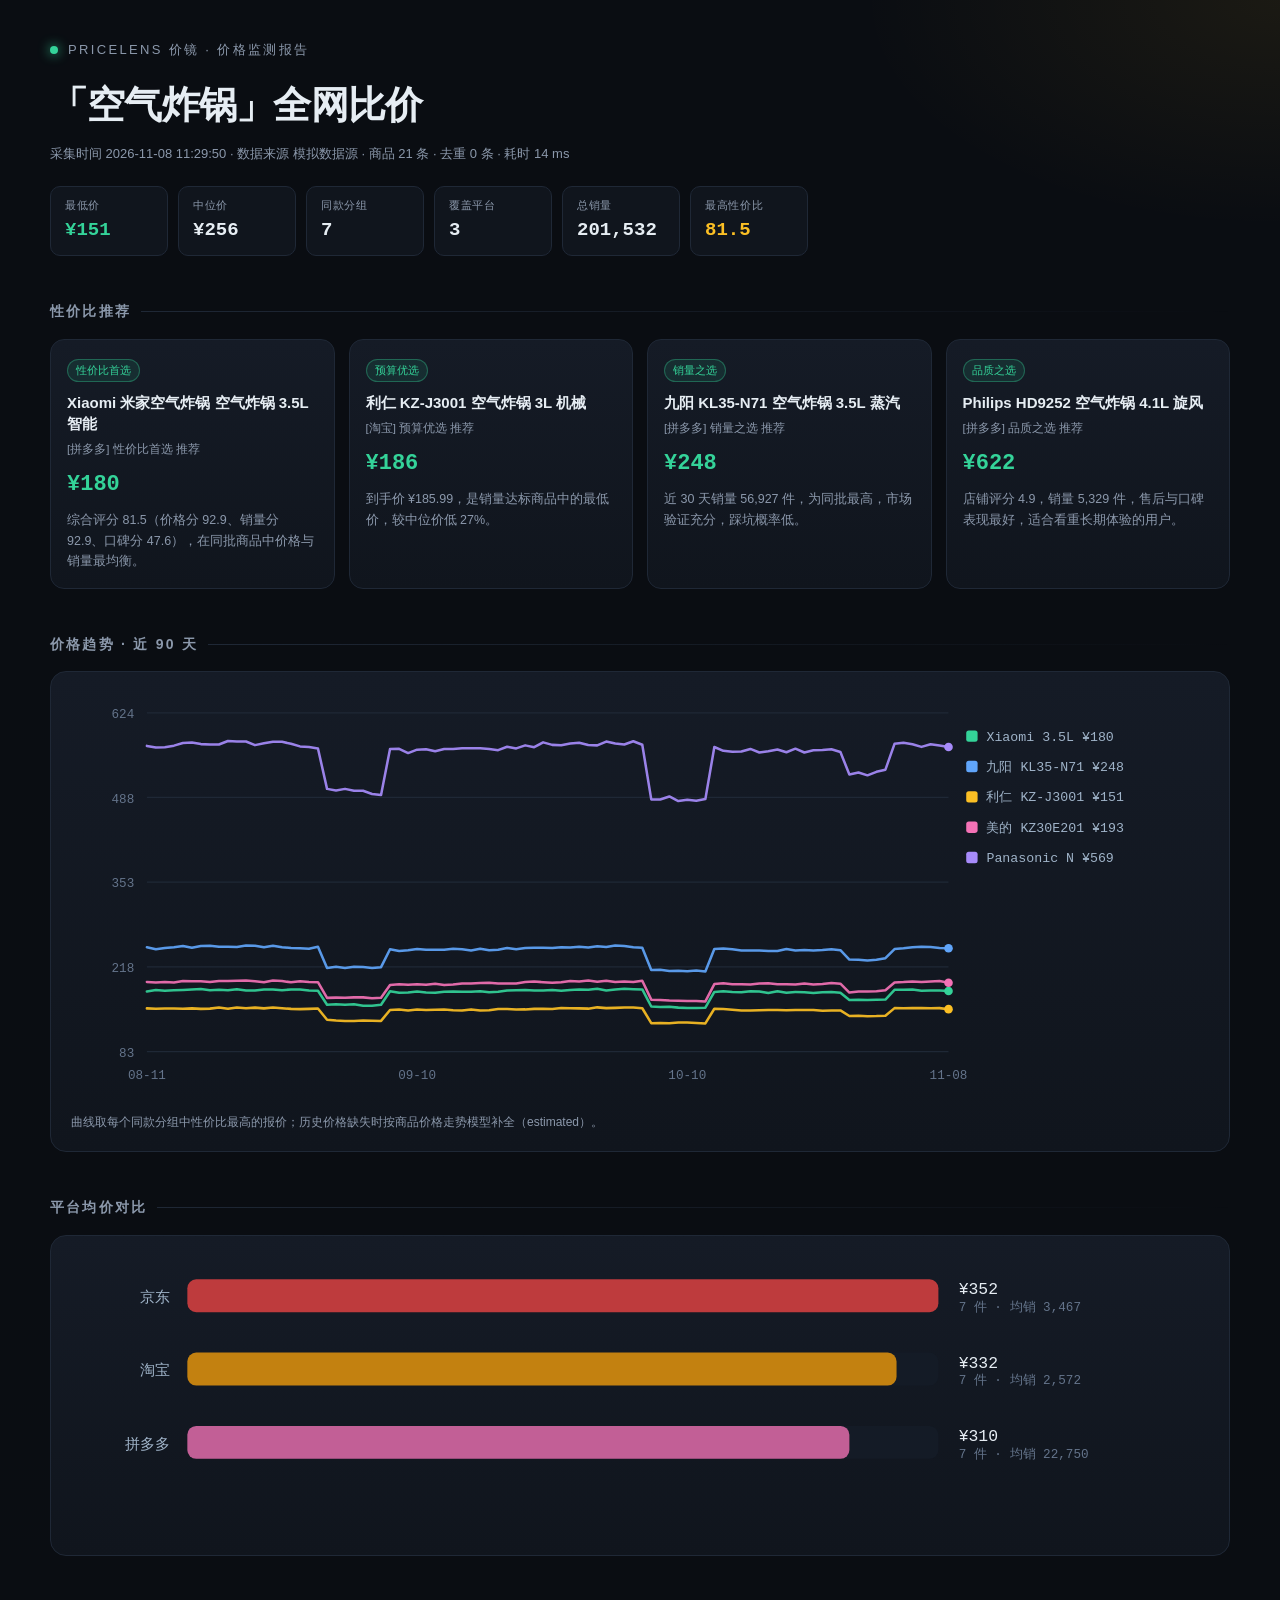
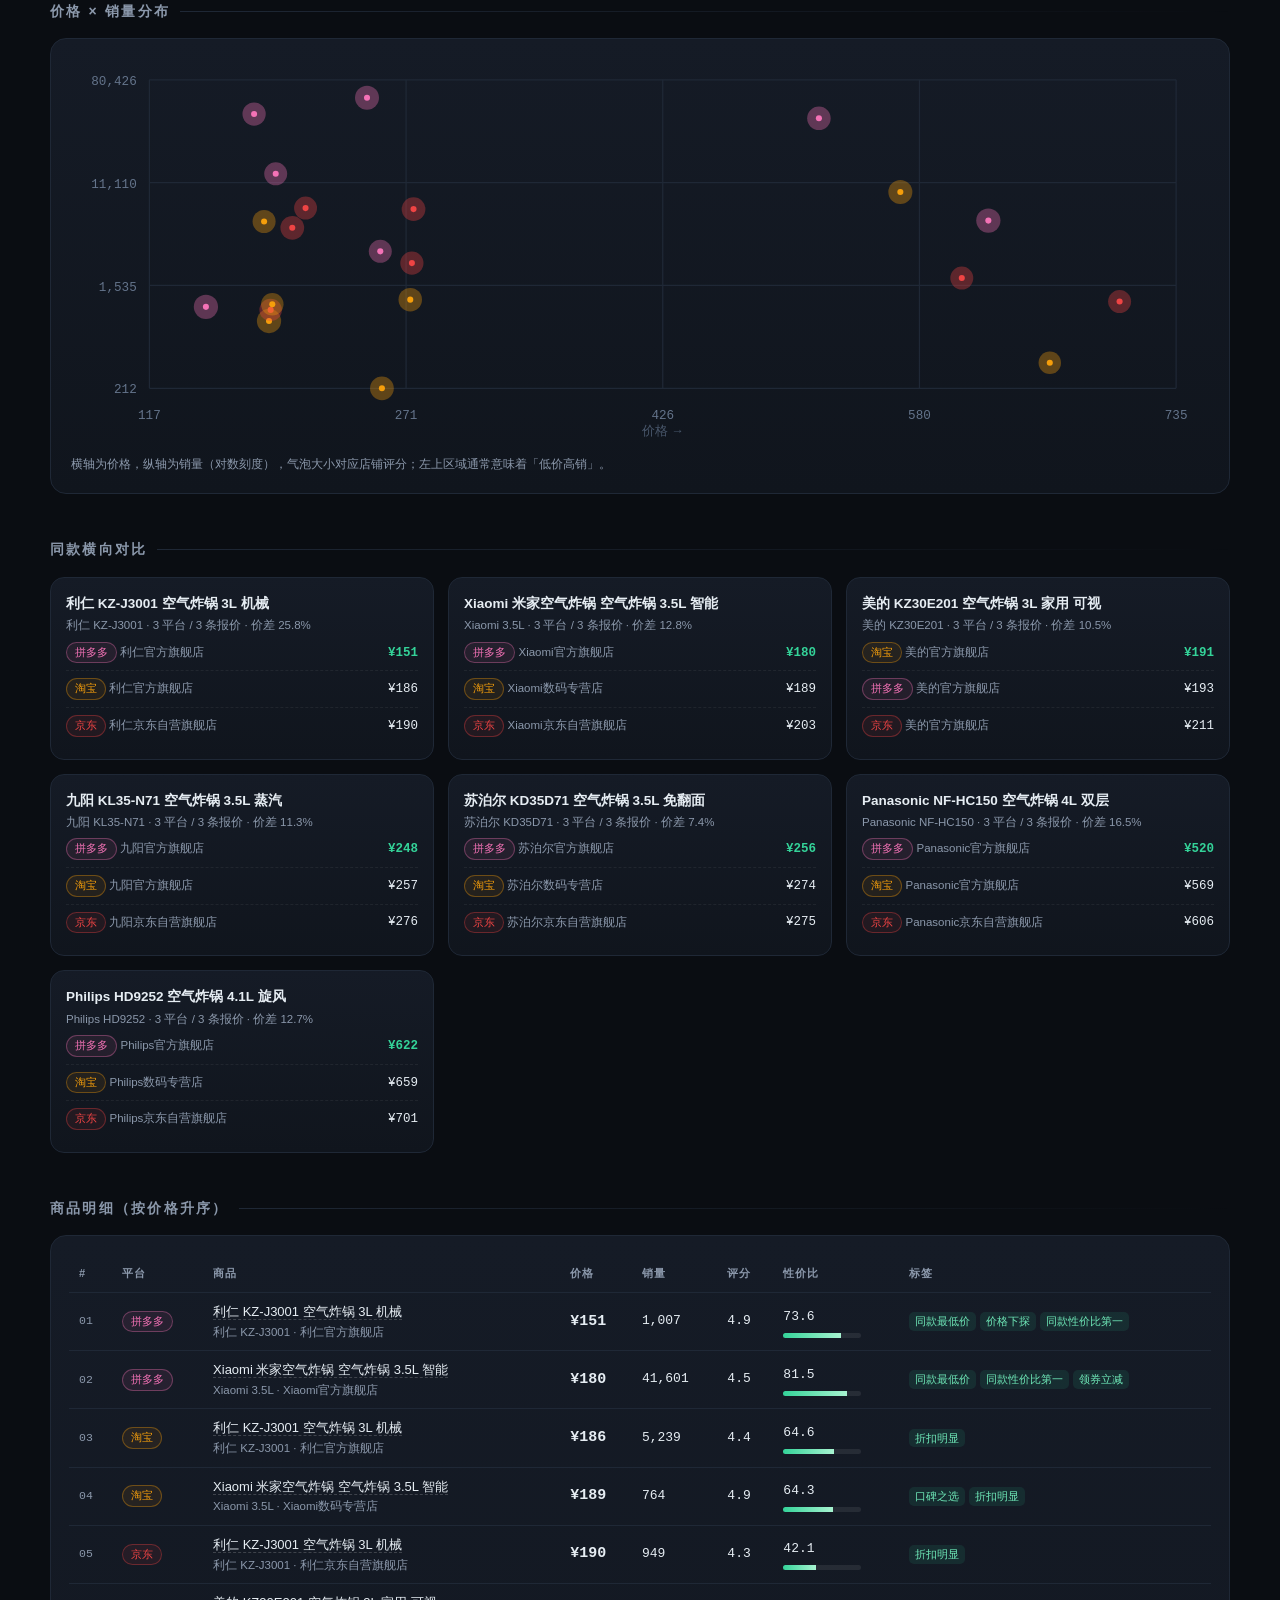
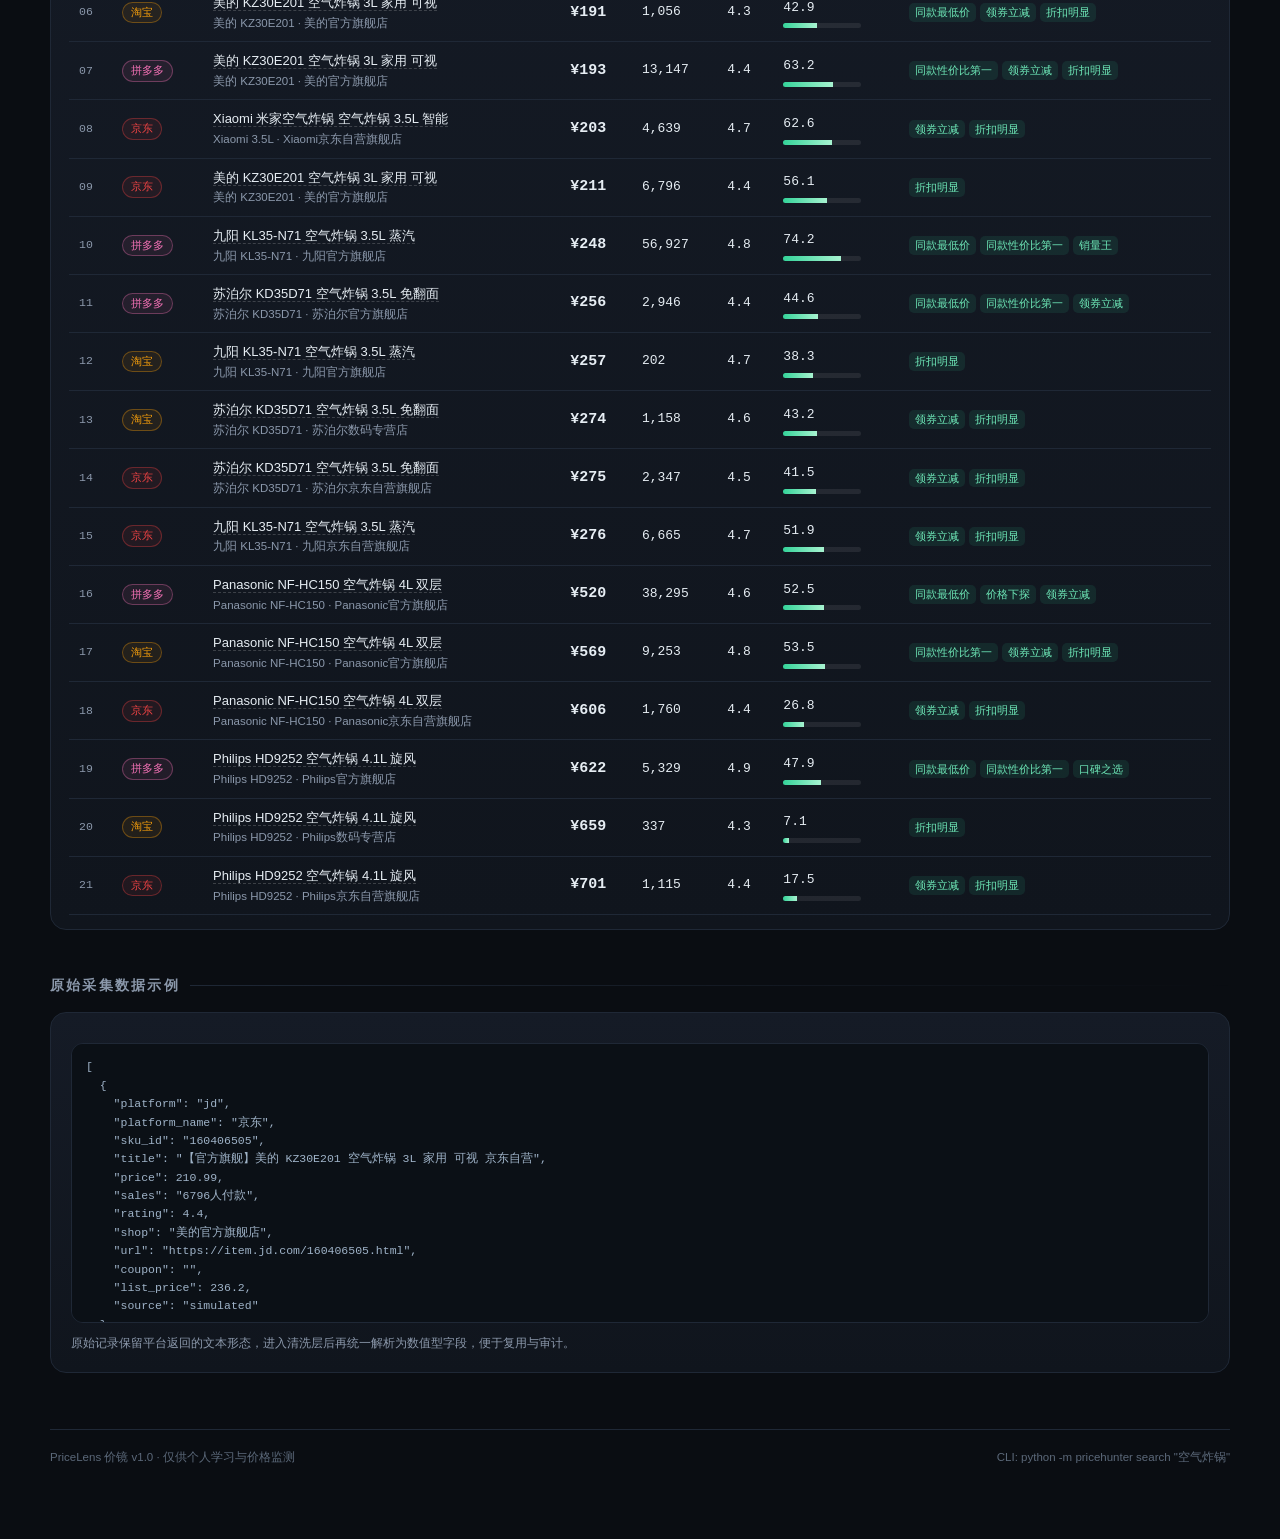
<file: pricelens/out/空气炸锅_20261108_112950.html>
<!DOCTYPE html>
<html lang="zh-CN"><head><meta charset="utf-8"/>
<meta name="viewport" content="width=device-width,initial-scale=1"/>
<title>PriceLens 报告 · 空气炸锅</title>
<style>
:root{
  --bg:#0a0d12;--panel:#10151d;--panel2:#151b26;--line:#1f2836;
  --text:#e6edf3;--muted:#8b98ab;--accent:#34d399;--amber:#fbbf24;--rose:#fb7185;
}
*{box-sizing:border-box;margin:0;padding:0}
body{background:var(--bg);color:var(--text);font-family:-apple-system,BlinkMacSystemFont,"Segoe UI","PingFang SC","Hiragino Sans GB","Microsoft YaHei",sans-serif;
  line-height:1.6;padding:40px 32px 72px;background-image:radial-gradient(900px 420px at 12% -10%,rgba(52,211,153,.10),transparent 60%),radial-gradient(700px 380px at 100% 0,rgba(251,191,36,.07),transparent 60%);}
.wrap{max-width:1180px;margin:0 auto}
.num{font-family:ui-monospace,SFMono-Regular,Menlo,Consolas,monospace;font-variant-numeric:tabular-nums}
.brand{display:flex;align-items:center;gap:10px;font-size:13px;letter-spacing:.18em;color:var(--muted);text-transform:uppercase}
.dot{width:8px;height:8px;border-radius:50%;background:var(--accent);box-shadow:0 0 12px var(--accent)}
h1{font-size:38px;letter-spacing:-.02em;margin:14px 0 8px;font-weight:650}
.sub{color:var(--muted);font-size:13px}
.chips{display:flex;flex-wrap:wrap;gap:10px;margin-top:22px}
.chip{background:var(--panel);border:1px solid var(--line);border-radius:10px;padding:10px 14px;min-width:118px}
.chip span{display:block;font-size:11px;color:var(--muted);letter-spacing:.06em}
.chip b{font-size:19px;font-weight:600}
section{margin-top:44px}
h2{font-size:14px;letter-spacing:.16em;color:var(--muted);text-transform:uppercase;font-weight:600;display:flex;align-items:center;gap:10px}
h2:after{content:"";flex:1;height:1px;background:linear-gradient(90deg,var(--line),transparent)}
.panel{background:linear-gradient(180deg,var(--panel2),var(--panel));border:1px solid var(--line);border-radius:16px;padding:18px 20px;margin-top:16px;overflow:hidden}
.recs{display:grid;grid-template-columns:repeat(auto-fit,minmax(240px,1fr));gap:14px;margin-top:16px}
.rec{background:linear-gradient(180deg,var(--panel2),var(--panel));border:1px solid var(--line);border-radius:14px;padding:16px}
.rec .tag{display:inline-block;font-size:11px;padding:2px 8px;border-radius:999px;border:1px solid rgba(52,211,153,.35);color:var(--accent);margin-bottom:10px}
.rec h3{font-size:15px;font-weight:600;margin-bottom:6px;line-height:1.4}
.rec .price{font-size:22px;font-weight:700;color:var(--accent);margin:8px 0}
.rec p{font-size:12.5px;color:var(--muted);line-height:1.65}
table{width:100%;border-collapse:collapse;font-size:13px;margin-top:14px}
th,td{padding:9px 10px;text-align:left;border-bottom:1px solid var(--line);vertical-align:middle}
th{font-size:11px;color:var(--muted);letter-spacing:.08em;text-transform:uppercase;font-weight:600}
tbody tr:hover{background:rgba(255,255,255,.025)}
td.title{max-width:420px}
.mono{color:var(--muted);font-size:11.5px}
.pill{display:inline-block;padding:1px 8px;border-radius:999px;font-size:11px;border:1px solid}
.p-jd{color:#ef4444;border-color:rgba(239,68,68,.35);background:rgba(239,68,68,.08)}
.p-tb{color:#f59e0b;border-color:rgba(245,158,11,.35);background:rgba(245,158,11,.08)}
.p-pdd{color:#f472b6;border-color:rgba(244,114,182,.35);background:rgba(244,114,182,.08)}
.tag{display:inline-block;font-size:10.5px;padding:1px 6px;border-radius:5px;background:rgba(52,211,153,.10);color:#6ee7b7;margin-right:4px}
.tag.warn{background:rgba(251,113,133,.12);color:#fda4af}
.bar{height:5px;border-radius:3px;background:rgba(255,255,255,.08);overflow:hidden;margin-top:5px;width:78px}
.bar i{display:block;height:100%;background:linear-gradient(90deg,#34d399,#a7f3d0)}
a{color:inherit;text-decoration:none;border-bottom:1px dashed rgba(255,255,255,.18)}
a:hover{color:var(--accent);border-color:var(--accent)}
.groups{display:grid;grid-template-columns:repeat(auto-fit,minmax(330px,1fr));gap:14px;margin-top:16px}
.group{background:linear-gradient(180deg,var(--panel2),var(--panel));border:1px solid var(--line);border-radius:14px;padding:15px}
.group h4{font-size:13.5px;font-weight:600;margin-bottom:2px}
.grow{display:flex;align-items:center;justify-content:space-between;padding:7px 0;border-bottom:1px dashed rgba(255,255,255,.06);font-size:12.5px}
.grow:last-child{border-bottom:none}
.grow.best .gp{color:var(--accent);font-weight:700}
.geo{color:var(--muted);font-size:11.5px}
pre{background:#0b1016;border:1px solid var(--line);border-radius:12px;padding:14px;font-size:11.5px;color:#9fb3c8;overflow:auto;max-height:280px;margin-top:12px;line-height:1.6}
.note{font-size:12px;color:var(--muted);margin-top:10px;line-height:1.75}
footer{margin-top:56px;padding-top:18px;border-top:1px solid var(--line);color:#5b6879;font-size:11.5px;display:flex;justify-content:space-between;flex-wrap:wrap;gap:8px}
@media(max-width:720px){body{padding:24px 16px 48px}h1{font-size:28px}td.title{max-width:220px}}
</style></head>
<body><div class="wrap">
  <div class="brand"><span class="dot"></span>PriceLens 价镜 · 价格监测报告</div>
  <h1>「空气炸锅」全网比价</h1>
  <div class="sub">采集时间 2026-11-08 11:29:50 · 数据来源 模拟数据源 ·
    商品 21 条 · 去重 0 条 · 耗时 14 ms</div>

  <div class="chips">
    <div class="chip"><span>最低价</span><b class="num" style="color:var(--accent)">¥151</b></div>
    <div class="chip"><span>中位价</span><b class="num">¥256</b></div>
    <div class="chip"><span>同款分组</span><b class="num">7</b></div>
    <div class="chip"><span>覆盖平台</span><b class="num">3</b></div>
    <div class="chip"><span>总销量</span><b class="num">201,532</b></div>
    <div class="chip"><span>最高性价比</span><b class="num" style="color:var(--amber)">81.5</b></div>
  </div>

  <section><h2>性价比推荐</h2><div class="recs"><article class='rec'><span class='tag'>性价比首选</span><h3>Xiaomi 米家空气炸锅 空气炸锅 3.5L 智能</h3><div class='mono'>[拼多多] 性价比首选 推荐</div><div class='price num'>¥180</div><p>综合评分 81.5（价格分 92.9、销量分 92.9、口碑分 47.6），在同批商品中价格与销量最均衡。</p></article><article class='rec'><span class='tag'>预算优选</span><h3>利仁 KZ-J3001 空气炸锅 3L 机械</h3><div class='mono'>[淘宝] 预算优选 推荐</div><div class='price num'>¥186</div><p>到手价 ¥185.99，是销量达标商品中的最低价，较中位价低 27%。</p></article><article class='rec'><span class='tag'>销量之选</span><h3>九阳 KL35-N71 空气炸锅 3.5L 蒸汽</h3><div class='mono'>[拼多多] 销量之选 推荐</div><div class='price num'>¥248</div><p>近 30 天销量 56,927 件，为同批最高，市场验证充分，踩坑概率低。</p></article><article class='rec'><span class='tag'>品质之选</span><h3>Philips HD9252 空气炸锅 4.1L 旋风</h3><div class='mono'>[拼多多] 品质之选 推荐</div><div class='price num'>¥622</div><p>店铺评分 4.9，销量 5,329 件，售后与口碑表现最好，适合看重长期体验的用户。</p></article></div></section>

  <section><h2>价格趋势 · 近 90 天</h2>
    <div class="panel"><svg viewBox='0 0 900 320' width='100%' role='img'><defs><linearGradient id='fade' x1='0' y1='0' x2='0' y2='1'><stop offset='0' stop-color='#34d399' stop-opacity='.18'/><stop offset='1' stop-color='#34d399' stop-opacity='0'/></linearGradient></defs><line x1='60' y1='286.0' x2='694' y2='286.0' stroke='#1f2836' stroke-width='1'/><text x='50' y='290.0' fill='#64748b' font-size='10' text-anchor='end' font-family='ui-monospace,monospace'>83</text><line x1='60' y1='219.0' x2='694' y2='219.0' stroke='#1f2836' stroke-width='1'/><text x='50' y='223.0' fill='#64748b' font-size='10' text-anchor='end' font-family='ui-monospace,monospace'>218</text><line x1='60' y1='152.0' x2='694' y2='152.0' stroke='#1f2836' stroke-width='1'/><text x='50' y='156.0' fill='#64748b' font-size='10' text-anchor='end' font-family='ui-monospace,monospace'>353</text><line x1='60' y1='85.0' x2='694' y2='85.0' stroke='#1f2836' stroke-width='1'/><text x='50' y='89.0' fill='#64748b' font-size='10' text-anchor='end' font-family='ui-monospace,monospace'>488</text><line x1='60' y1='18.0' x2='694' y2='18.0' stroke='#1f2836' stroke-width='1'/><text x='50' y='22.0' fill='#64748b' font-size='10' text-anchor='end' font-family='ui-monospace,monospace'>624</text><text x='60.0' y='308' fill='#64748b' font-size='10' text-anchor='middle' font-family='ui-monospace,monospace'>08-11</text><text x='273.7' y='308' fill='#64748b' font-size='10' text-anchor='middle' font-family='ui-monospace,monospace'>09-10</text><text x='487.4' y='308' fill='#64748b' font-size='10' text-anchor='middle' font-family='ui-monospace,monospace'>10-10</text><text x='694.0' y='308' fill='#64748b' font-size='10' text-anchor='middle' font-family='ui-monospace,monospace'>11-08</text><polyline points='60.0,238.4 67.1,237.3 74.2,237.8 81.4,237.5 88.5,237.2 95.6,236.8 102.7,236.5 109.9,237.4 117.0,237.1 124.1,237.4 131.2,236.7 138.4,237.6 145.5,237.7 152.6,236.8 159.7,236.8 166.9,237.4 174.0,236.9 181.1,236.8 188.2,237.6 195.3,237.9 202.5,248.9 209.6,248.6 216.7,248.9 223.8,248.6 231.0,249.8 238.1,249.7 245.2,248.9 252.3,238.2 259.5,239.5 266.6,239.3 273.7,238.5 280.8,239.2 288.0,239.5 295.1,238.6 302.2,238.4 309.3,238.6 316.4,238.7 323.6,238.2 330.7,239.0 337.8,238.7 344.9,237.6 352.1,237.4 359.2,237.3 366.3,237.6 373.4,237.6 380.6,237.2 387.7,237.8 394.8,237.2 401.9,236.9 409.1,237.1 416.2,236.3 423.3,237.6 430.4,236.8 437.6,236.3 444.7,236.6 451.8,236.8 458.9,250.3 466.0,250.7 473.2,250.6 480.3,251.2 487.4,251.5 494.5,251.5 501.7,251.3 508.8,238.8 515.9,238.2 523.0,238.8 530.2,239.1 537.3,238.2 544.4,238.4 551.5,239.7 558.7,238.3 565.8,239.5 572.9,238.8 580.0,239.1 587.1,239.6 594.3,239.0 601.4,238.8 608.5,239.4 615.6,245.2 622.8,244.9 629.9,245.1 637.0,244.9 644.1,244.8 651.3,237.1 658.4,237.1 665.5,236.9 672.6,237.8 679.8,237.6 686.9,237.6 694.0,238.0' fill='none' stroke='#34d399' stroke-width='2' stroke-linejoin='round' stroke-linecap='round' opacity='.92'/><circle cx='694.0' cy='238.0' r='3.4' fill='#34d399'/><rect x='708' y='32' width='9' height='9' rx='2' fill='#34d399'/><text x='724' y='40' fill='#9fb3c8' font-size='10.5' font-family='ui-monospace,monospace'>Xiaomi 3.5L ¥180</text><polyline points='60.0,203.4 67.1,205.0 74.2,204.0 81.4,203.4 88.5,202.5 95.6,203.9 102.7,202.4 109.9,202.2 117.0,203.1 124.1,203.0 131.2,203.2 138.4,202.1 145.5,202.2 152.6,203.4 159.7,202.2 166.9,203.4 174.0,204.1 181.1,204.3 188.2,204.7 195.3,203.0 202.5,219.8 209.6,218.9 216.7,219.8 223.8,218.9 231.0,219.1 238.1,219.8 245.2,219.2 252.3,205.0 259.5,206.4 266.6,205.9 273.7,204.8 280.8,205.5 288.0,205.5 295.1,205.4 302.2,204.6 309.3,205.1 316.4,206.0 323.6,204.6 330.7,205.8 337.8,205.4 344.9,204.1 352.1,205.1 359.2,204.1 366.3,203.8 373.4,203.8 380.6,204.0 387.7,203.4 394.8,203.7 401.9,203.1 409.1,203.7 416.2,202.6 423.3,203.3 430.4,202.1 437.6,202.4 444.7,203.4 451.8,203.9 458.9,221.5 466.0,221.3 473.2,222.3 480.3,222.0 487.4,222.4 494.5,221.9 501.7,222.7 508.8,204.8 515.9,204.4 523.0,205.1 530.2,206.1 537.3,206.1 544.4,206.0 551.5,206.4 558.7,206.5 565.8,204.9 572.9,206.0 580.0,205.6 587.1,206.0 594.3,205.7 601.4,205.0 608.5,205.8 615.6,213.2 622.8,213.3 629.9,213.9 637.0,213.3 644.1,212.1 651.3,204.9 658.4,204.3 665.5,203.5 672.6,203.0 679.8,203.2 686.9,204.0 694.0,204.3' fill='none' stroke='#60a5fa' stroke-width='2' stroke-linejoin='round' stroke-linecap='round' opacity='.92'/><circle cx='694.0' cy='204.3' r='3.4' fill='#60a5fa'/><rect x='708' y='56' width='9' height='9' rx='2' fill='#60a5fa'/><text x='724' y='64' fill='#9fb3c8' font-size='10.5' font-family='ui-monospace,monospace'>九阳 KL35-N71 ¥248</text><polyline points='60.0,251.8 67.1,252.1 74.2,251.9 81.4,251.9 88.5,252.1 95.6,251.8 102.7,252.2 109.9,252.0 117.0,251.2 124.1,252.1 131.2,251.1 138.4,251.7 145.5,251.2 152.6,251.8 159.7,251.1 166.9,251.7 174.0,252.2 181.1,252.4 188.2,252.2 195.3,251.9 202.5,260.8 209.6,261.4 216.7,261.7 223.8,261.7 231.0,261.4 238.1,261.6 245.2,261.7 252.3,253.1 259.5,252.7 266.6,253.5 273.7,252.7 280.8,253.0 288.0,252.9 295.1,252.7 302.2,253.2 309.3,253.5 316.4,252.6 323.6,253.4 330.7,253.3 337.8,252.3 344.9,252.3 352.1,252.7 359.2,252.6 366.3,252.2 373.4,252.2 380.6,252.3 387.7,251.5 394.8,251.7 401.9,251.8 409.1,252.0 416.2,251.0 423.3,251.6 430.4,251.4 437.6,251.1 444.7,251.1 451.8,251.7 458.9,263.5 466.0,263.4 473.2,263.5 480.3,262.9 487.4,263.0 494.5,263.3 501.7,263.7 508.8,252.1 515.9,252.3 523.0,252.8 530.2,253.4 537.3,253.5 544.4,253.2 551.5,253.0 558.7,253.1 565.8,253.2 572.9,253.1 580.0,253.0 587.1,253.0 594.3,253.7 601.4,253.4 608.5,253.4 615.6,257.8 622.8,257.6 629.9,258.0 637.0,257.9 644.1,257.6 651.3,251.6 658.4,251.7 665.5,251.6 672.6,251.6 679.8,251.7 686.9,251.6 694.0,252.4' fill='none' stroke='#fbbf24' stroke-width='2' stroke-linejoin='round' stroke-linecap='round' opacity='.92'/><circle cx='694.0' cy='252.4' r='3.4' fill='#fbbf24'/><rect x='708' y='80' width='9' height='9' rx='2' fill='#fbbf24'/><text x='724' y='88' fill='#9fb3c8' font-size='10.5' font-family='ui-monospace,monospace'>利仁 KZ-J3001 ¥151</text><polyline points='60.0,230.9 67.1,231.4 74.2,231.0 81.4,231.3 88.5,230.1 95.6,230.4 102.7,230.4 109.9,230.9 117.0,230.1 124.1,230.1 131.2,229.9 138.4,229.8 145.5,230.4 152.6,231.2 159.7,229.8 166.9,230.2 174.0,231.2 181.1,230.4 188.2,231.0 195.3,231.1 202.5,243.5 209.6,243.3 216.7,243.4 223.8,243.1 231.0,243.1 238.1,243.8 245.2,243.4 252.3,233.3 259.5,232.7 266.6,233.2 273.7,232.7 280.8,233.2 288.0,232.3 295.1,233.4 302.2,233.0 309.3,232.1 316.4,232.2 323.6,231.8 330.7,231.5 337.8,232.1 344.9,232.2 352.1,232.1 359.2,231.0 366.3,230.6 373.4,231.1 380.6,231.6 387.7,231.1 394.8,230.1 401.9,230.5 409.1,229.8 416.2,230.8 423.3,229.9 430.4,231.0 437.6,230.6 444.7,231.0 451.8,230.0 458.9,244.9 466.0,245.1 473.2,245.6 480.3,245.7 487.4,246.0 494.5,245.9 501.7,246.3 508.8,232.6 515.9,232.0 523.0,232.8 530.2,232.7 537.3,232.9 544.4,232.2 551.5,231.9 558.7,232.8 565.8,232.7 572.9,232.9 580.0,232.1 587.1,233.0 594.3,232.5 601.4,231.8 608.5,232.3 615.6,239.3 622.8,238.4 629.9,238.5 637.0,238.3 644.1,237.5 651.3,231.3 658.4,231.0 665.5,230.5 672.6,230.9 679.8,230.6 686.9,230.2 694.0,231.5' fill='none' stroke='#f472b6' stroke-width='2' stroke-linejoin='round' stroke-linecap='round' opacity='.92'/><circle cx='694.0' cy='231.5' r='3.4' fill='#f472b6'/><rect x='708' y='104' width='9' height='9' rx='2' fill='#f472b6'/><text x='724' y='112' fill='#9fb3c8' font-size='10.5' font-family='ui-monospace,monospace'>美的 KZ30E201 ¥193</text><polyline points='60.0,44.2 67.1,45.5 74.2,45.2 81.4,44.0 88.5,41.9 95.6,41.5 102.7,42.8 109.9,43.1 117.0,43.1 124.1,40.3 131.2,40.7 138.4,40.7 145.5,43.6 152.6,42.2 159.7,41.0 166.9,41.0 174.0,42.5 181.1,44.6 188.2,45.1 195.3,46.2 202.5,78.2 209.6,79.4 216.7,78.2 223.8,79.7 231.0,79.7 238.1,82.2 245.2,83.0 252.3,46.7 259.5,46.5 266.6,49.9 273.7,47.2 280.8,46.8 288.0,48.5 295.1,46.7 302.2,46.7 309.3,46.0 316.4,46.0 323.6,46.0 330.7,46.6 337.8,47.6 344.9,44.9 352.1,46.2 359.2,43.8 366.3,45.2 373.4,41.4 380.6,43.4 387.7,43.7 394.8,42.3 401.9,41.7 409.1,43.5 416.2,43.8 423.3,40.8 430.4,42.3 437.6,43.1 444.7,40.5 451.8,43.3 458.9,86.5 466.0,86.6 473.2,84.2 480.3,87.8 487.4,86.8 494.5,87.6 501.7,86.3 508.8,45.1 515.9,48.1 523.0,48.8 530.2,48.6 537.3,46.6 544.4,49.4 551.5,48.5 558.7,47.0 565.8,49.2 572.9,46.4 580.0,49.4 587.1,47.7 594.3,47.4 601.4,46.9 608.5,49.1 615.6,66.8 622.8,65.2 629.9,67.5 637.0,64.7 644.1,63.0 651.3,42.6 658.4,41.8 665.5,42.9 672.6,45.0 679.8,42.9 686.9,43.9 694.0,45.1' fill='none' stroke='#a78bfa' stroke-width='2' stroke-linejoin='round' stroke-linecap='round' opacity='.92'/><circle cx='694.0' cy='45.1' r='3.4' fill='#a78bfa'/><rect x='708' y='128' width='9' height='9' rx='2' fill='#a78bfa'/><text x='724' y='136' fill='#9fb3c8' font-size='10.5' font-family='ui-monospace,monospace'>Panasonic N ¥569</text></svg>
      <p class="note">曲线取每个同款分组中性价比最高的报价；历史价格缺失时按商品价格走势模型补全（estimated）。</p>
    </div>
  </section>

  <section><h2>平台均价对比</h2><div class="panel"><svg viewBox='0 0 900 218' width='100%' role='img'><text x='78' y='38' fill='#9fb3c8' font-size='12' text-anchor='end'>京东</text><rect x='92' y='20' width='594' height='26' rx='7' fill='#141b26'/><rect x='92' y='20' width='594.0' height='26' rx='7' fill='#ef4444' opacity='.78'/><text x='702' y='32' fill='#e6edf3' font-size='13' font-family='ui-monospace,monospace'>¥352</text><text x='702' y='45' fill='#64748b' font-size='10' font-family='ui-monospace,monospace'>7 件 · 均销 3,467</text><text x='78' y='96' fill='#9fb3c8' font-size='12' text-anchor='end'>淘宝</text><rect x='92' y='78' width='594' height='26' rx='7' fill='#141b26'/><rect x='92' y='78' width='560.9' height='26' rx='7' fill='#f59e0b' opacity='.78'/><text x='702' y='90' fill='#e6edf3' font-size='13' font-family='ui-monospace,monospace'>¥332</text><text x='702' y='103' fill='#64748b' font-size='10' font-family='ui-monospace,monospace'>7 件 · 均销 2,572</text><text x='78' y='154' fill='#9fb3c8' font-size='12' text-anchor='end'>拼多多</text><rect x='92' y='136' width='594' height='26' rx='7' fill='#141b26'/><rect x='92' y='136' width='523.6' height='26' rx='7' fill='#f472b6' opacity='.78'/><text x='702' y='148' fill='#e6edf3' font-size='13' font-family='ui-monospace,monospace'>¥310</text><text x='702' y='161' fill='#64748b' font-size='10' font-family='ui-monospace,monospace'>7 件 · 均销 22,750</text></svg></div></section>

  <section><h2>价格 × 销量分布</h2>
    <div class="panel"><svg viewBox='0 0 900 300' width='100%' role='img'><line x1='62.0' y1='18' x2='62.0' y2='262' stroke='#1f2836'/><text x='62.0' y='286' fill='#64748b' font-size='10' text-anchor='middle' font-family='ui-monospace,monospace'>117</text><line x1='265.0' y1='18' x2='265.0' y2='262' stroke='#1f2836'/><text x='265.0' y='286' fill='#64748b' font-size='10' text-anchor='middle' font-family='ui-monospace,monospace'>271</text><line x1='468.0' y1='18' x2='468.0' y2='262' stroke='#1f2836'/><text x='468.0' y='286' fill='#64748b' font-size='10' text-anchor='middle' font-family='ui-monospace,monospace'>426</text><line x1='671.0' y1='18' x2='671.0' y2='262' stroke='#1f2836'/><text x='671.0' y='286' fill='#64748b' font-size='10' text-anchor='middle' font-family='ui-monospace,monospace'>580</text><line x1='874.0' y1='18' x2='874.0' y2='262' stroke='#1f2836'/><text x='874.0' y='286' fill='#64748b' font-size='10' text-anchor='middle' font-family='ui-monospace,monospace'>735</text><line x1='62' y1='262.0' x2='874' y2='262.0' stroke='#1f2836'/><text x='52' y='266.0' fill='#64748b' font-size='10' text-anchor='end' font-family='ui-monospace,monospace'>212</text><line x1='62' y1='180.7' x2='874' y2='180.7' stroke='#1f2836'/><text x='52' y='184.7' fill='#64748b' font-size='10' text-anchor='end' font-family='ui-monospace,monospace'>1,535</text><line x1='62' y1='99.3' x2='874' y2='99.3' stroke='#1f2836'/><text x='52' y='103.3' fill='#64748b' font-size='10' text-anchor='end' font-family='ui-monospace,monospace'>11,110</text><line x1='62' y1='18.0' x2='874' y2='18.0' stroke='#1f2836'/><text x='52' y='22.0' fill='#64748b' font-size='10' text-anchor='end' font-family='ui-monospace,monospace'>80,426</text><circle cx='106.7' cy='197.6' r='9.6' fill='#f472b6' opacity='.34'/><circle cx='106.7' cy='197.6' r='2.4' fill='#f472b6'/><circle cx='144.8' cy='45.1' r='9.2' fill='#f472b6' opacity='.34'/><circle cx='144.8' cy='45.1' r='2.4' fill='#f472b6'/><circle cx='152.7' cy='130.1' r='9.1' fill='#f59e0b' opacity='.34'/><circle cx='152.7' cy='130.1' r='2.4' fill='#f59e0b'/><circle cx='156.6' cy='208.8' r='9.6' fill='#f59e0b' opacity='.34'/><circle cx='156.6' cy='208.8' r='2.4' fill='#f59e0b'/><circle cx='157.9' cy='200.0' r='8.9' fill='#ef4444' opacity='.34'/><circle cx='157.9' cy='200.0' r='2.4' fill='#ef4444'/><circle cx='159.2' cy='195.6' r='8.9' fill='#f59e0b' opacity='.34'/><circle cx='159.2' cy='195.6' r='2.4' fill='#f59e0b'/><circle cx='161.9' cy='92.4' r='9.1' fill='#f472b6' opacity='.34'/><circle cx='161.9' cy='92.4' r='2.4' fill='#f472b6'/><circle cx='175.0' cy='135.1' r='9.4' fill='#ef4444' opacity='.34'/><circle cx='175.0' cy='135.1' r='2.4' fill='#ef4444'/><circle cx='185.5' cy='119.5' r='9.1' fill='#ef4444' opacity='.34'/><circle cx='185.5' cy='119.5' r='2.4' fill='#ef4444'/><circle cx='234.1' cy='32.2' r='9.5' fill='#f472b6' opacity='.34'/><circle cx='234.1' cy='32.2' r='2.4' fill='#f472b6'/><circle cx='244.6' cy='153.7' r='9.1' fill='#f472b6' opacity='.34'/><circle cx='244.6' cy='153.7' r='2.4' fill='#f472b6'/><circle cx='245.9' cy='262.0' r='9.4' fill='#f59e0b' opacity='.34'/><circle cx='245.9' cy='262.0' r='2.4' fill='#f59e0b'/><circle cx='268.3' cy='191.9' r='9.3' fill='#f59e0b' opacity='.34'/><circle cx='268.3' cy='191.9' r='2.4' fill='#f59e0b'/><circle cx='269.6' cy='163.0' r='9.2' fill='#ef4444' opacity='.34'/><circle cx='269.6' cy='163.0' r='2.4' fill='#ef4444'/><circle cx='270.9' cy='120.3' r='9.4' fill='#ef4444' opacity='.34'/><circle cx='270.9' cy='120.3' r='2.4' fill='#ef4444'/><circle cx='591.5' cy='48.5' r='9.3' fill='#f472b6' opacity='.34'/><circle cx='591.5' cy='48.5' r='2.4' fill='#f472b6'/><circle cx='655.9' cy='106.8' r='9.5' fill='#f59e0b' opacity='.34'/><circle cx='655.9' cy='106.8' r='2.4' fill='#f59e0b'/><circle cx='704.5' cy='174.8' r='9.1' fill='#ef4444' opacity='.34'/><circle cx='704.5' cy='174.8' r='2.4' fill='#ef4444'/><circle cx='725.5' cy='129.4' r='9.6' fill='#f472b6' opacity='.34'/><circle cx='725.5' cy='129.4' r='2.4' fill='#f472b6'/><circle cx='774.1' cy='241.8' r='8.9' fill='#f59e0b' opacity='.34'/><circle cx='774.1' cy='241.8' r='2.4' fill='#f59e0b'/><circle cx='829.3' cy='193.4' r='9.1' fill='#ef4444' opacity='.34'/><circle cx='829.3' cy='193.4' r='2.4' fill='#ef4444'/><text x='468.0' y='299' fill='#475569' font-size='10' text-anchor='middle'>价格 →</text></svg>
      <p class="note">横轴为价格，纵轴为销量（对数刻度），气泡大小对应店铺评分；左上区域通常意味着「低价高销」。</p>
    </div>
  </section>

  <section><h2>同款横向对比</h2><div class="groups"><article class='group'><h4>利仁 KZ-J3001 空气炸锅 3L 机械</h4><div class='geo'>利仁 KZ-J3001 · 3 平台 / 3 条报价 · 价差 25.8%</div><div class='grow best'><span><span class='pill p-pdd'>拼多多</span> <span class='geo'>利仁官方旗舰店</span></span><span class='gp num'>¥151</span></div><div class='grow'><span><span class='pill p-tb'>淘宝</span> <span class='geo'>利仁官方旗舰店</span></span><span class='gp num'>¥186</span></div><div class='grow'><span><span class='pill p-jd'>京东</span> <span class='geo'>利仁京东自营旗舰店</span></span><span class='gp num'>¥190</span></div></article><article class='group'><h4>Xiaomi 米家空气炸锅 空气炸锅 3.5L 智能</h4><div class='geo'>Xiaomi 3.5L · 3 平台 / 3 条报价 · 价差 12.8%</div><div class='grow best'><span><span class='pill p-pdd'>拼多多</span> <span class='geo'>Xiaomi官方旗舰店</span></span><span class='gp num'>¥180</span></div><div class='grow'><span><span class='pill p-tb'>淘宝</span> <span class='geo'>Xiaomi数码专营店</span></span><span class='gp num'>¥189</span></div><div class='grow'><span><span class='pill p-jd'>京东</span> <span class='geo'>Xiaomi京东自营旗舰店</span></span><span class='gp num'>¥203</span></div></article><article class='group'><h4>美的 KZ30E201 空气炸锅 3L 家用 可视</h4><div class='geo'>美的 KZ30E201 · 3 平台 / 3 条报价 · 价差 10.5%</div><div class='grow best'><span><span class='pill p-tb'>淘宝</span> <span class='geo'>美的官方旗舰店</span></span><span class='gp num'>¥191</span></div><div class='grow'><span><span class='pill p-pdd'>拼多多</span> <span class='geo'>美的官方旗舰店</span></span><span class='gp num'>¥193</span></div><div class='grow'><span><span class='pill p-jd'>京东</span> <span class='geo'>美的官方旗舰店</span></span><span class='gp num'>¥211</span></div></article><article class='group'><h4>九阳 KL35-N71 空气炸锅 3.5L 蒸汽</h4><div class='geo'>九阳 KL35-N71 · 3 平台 / 3 条报价 · 价差 11.3%</div><div class='grow best'><span><span class='pill p-pdd'>拼多多</span> <span class='geo'>九阳官方旗舰店</span></span><span class='gp num'>¥248</span></div><div class='grow'><span><span class='pill p-tb'>淘宝</span> <span class='geo'>九阳官方旗舰店</span></span><span class='gp num'>¥257</span></div><div class='grow'><span><span class='pill p-jd'>京东</span> <span class='geo'>九阳京东自营旗舰店</span></span><span class='gp num'>¥276</span></div></article><article class='group'><h4>苏泊尔 KD35D71 空气炸锅 3.5L 免翻面</h4><div class='geo'>苏泊尔 KD35D71 · 3 平台 / 3 条报价 · 价差 7.4%</div><div class='grow best'><span><span class='pill p-pdd'>拼多多</span> <span class='geo'>苏泊尔官方旗舰店</span></span><span class='gp num'>¥256</span></div><div class='grow'><span><span class='pill p-tb'>淘宝</span> <span class='geo'>苏泊尔数码专营店</span></span><span class='gp num'>¥274</span></div><div class='grow'><span><span class='pill p-jd'>京东</span> <span class='geo'>苏泊尔京东自营旗舰店</span></span><span class='gp num'>¥275</span></div></article><article class='group'><h4>Panasonic NF-HC150 空气炸锅 4L 双层</h4><div class='geo'>Panasonic NF-HC150 · 3 平台 / 3 条报价 · 价差 16.5%</div><div class='grow best'><span><span class='pill p-pdd'>拼多多</span> <span class='geo'>Panasonic官方旗舰店</span></span><span class='gp num'>¥520</span></div><div class='grow'><span><span class='pill p-tb'>淘宝</span> <span class='geo'>Panasonic官方旗舰店</span></span><span class='gp num'>¥569</span></div><div class='grow'><span><span class='pill p-jd'>京东</span> <span class='geo'>Panasonic京东自营旗舰店</span></span><span class='gp num'>¥606</span></div></article><article class='group'><h4>Philips HD9252 空气炸锅 4.1L 旋风</h4><div class='geo'>Philips HD9252 · 3 平台 / 3 条报价 · 价差 12.7%</div><div class='grow best'><span><span class='pill p-pdd'>拼多多</span> <span class='geo'>Philips官方旗舰店</span></span><span class='gp num'>¥622</span></div><div class='grow'><span><span class='pill p-tb'>淘宝</span> <span class='geo'>Philips数码专营店</span></span><span class='gp num'>¥659</span></div><div class='grow'><span><span class='pill p-jd'>京东</span> <span class='geo'>Philips京东自营旗舰店</span></span><span class='gp num'>¥701</span></div></article></div></section>

  <section><h2>商品明细（按价格升序）</h2>
    <div class="panel" style="padding:6px 18px 14px">
      <table><thead><tr><th>#</th><th>平台</th><th>商品</th><th>价格</th><th>销量</th><th>评分</th>
      <th>性价比</th><th>标签</th></tr></thead><tbody><tr><td class='num mono'>01</td><td><span class='pill p-pdd'>拼多多</span></td><td class='title'><a href='https://mobile.yangkeduo.com/goods.html?goods_id=300112352870' target='_blank' rel='noopener'>利仁 KZ-J3001 空气炸锅 3L 机械</a><div class='mono'>利仁 KZ-J3001 · 利仁官方旗舰店</div></td><td class='num' style='font-size:15px;font-weight:600'>¥151</td><td class='num'>1,007</td><td class='num'>4.9</td><td><span class='num'>73.6</span><div class='bar'><i style='width:73.6%'></i></div></td><td><span class='tag'>同款最低价</span><span class='tag'>价格下探</span><span class='tag'>同款性价比第一</span></td></tr><tr><td class='num mono'>02</td><td><span class='pill p-pdd'>拼多多</span></td><td class='title'><a href='https://mobile.yangkeduo.com/goods.html?goods_id=300166557362' target='_blank' rel='noopener'>Xiaomi 米家空气炸锅 空气炸锅 3.5L 智能</a><div class='mono'>Xiaomi 3.5L · Xiaomi官方旗舰店</div></td><td class='num' style='font-size:15px;font-weight:600'>¥180</td><td class='num'>41,601</td><td class='num'>4.5</td><td><span class='num'>81.5</span><div class='bar'><i style='width:81.5%'></i></div></td><td><span class='tag'>同款最低价</span><span class='tag'>同款性价比第一</span><span class='tag'>领券立减</span></td></tr><tr><td class='num mono'>03</td><td><span class='pill p-tb'>淘宝</span></td><td class='title'><a href='https://item.taobao.com/item.htm?id=600112352870' target='_blank' rel='noopener'>利仁 KZ-J3001 空气炸锅 3L 机械</a><div class='mono'>利仁 KZ-J3001 · 利仁官方旗舰店</div></td><td class='num' style='font-size:15px;font-weight:600'>¥186</td><td class='num'>5,239</td><td class='num'>4.4</td><td><span class='num'>64.6</span><div class='bar'><i style='width:64.6%'></i></div></td><td><span class='tag'>折扣明显</span></td></tr><tr><td class='num mono'>04</td><td><span class='pill p-tb'>淘宝</span></td><td class='title'><a href='https://item.taobao.com/item.htm?id=600166557362' target='_blank' rel='noopener'>Xiaomi 米家空气炸锅 空气炸锅 3.5L 智能</a><div class='mono'>Xiaomi 3.5L · Xiaomi数码专营店</div></td><td class='num' style='font-size:15px;font-weight:600'>¥189</td><td class='num'>764</td><td class='num'>4.9</td><td><span class='num'>64.3</span><div class='bar'><i style='width:64.3%'></i></div></td><td><span class='tag'>口碑之选</span><span class='tag'>折扣明显</span></td></tr><tr><td class='num mono'>05</td><td><span class='pill p-jd'>京东</span></td><td class='title'><a href='https://item.jd.com/112352870.html' target='_blank' rel='noopener'>利仁 KZ-J3001 空气炸锅 3L 机械</a><div class='mono'>利仁 KZ-J3001 · 利仁京东自营旗舰店</div></td><td class='num' style='font-size:15px;font-weight:600'>¥190</td><td class='num'>949</td><td class='num'>4.3</td><td><span class='num'>42.1</span><div class='bar'><i style='width:42.1%'></i></div></td><td><span class='tag'>折扣明显</span></td></tr><tr><td class='num mono'>06</td><td><span class='pill p-tb'>淘宝</span></td><td class='title'><a href='https://item.taobao.com/item.htm?id=600160406505' target='_blank' rel='noopener'>美的 KZ30E201 空气炸锅 3L 家用 可视</a><div class='mono'>美的 KZ30E201 · 美的官方旗舰店</div></td><td class='num' style='font-size:15px;font-weight:600'>¥191</td><td class='num'>1,056</td><td class='num'>4.3</td><td><span class='num'>42.9</span><div class='bar'><i style='width:42.9%'></i></div></td><td><span class='tag'>同款最低价</span><span class='tag'>领券立减</span><span class='tag'>折扣明显</span></td></tr><tr><td class='num mono'>07</td><td><span class='pill p-pdd'>拼多多</span></td><td class='title'><a href='https://mobile.yangkeduo.com/goods.html?goods_id=300160406505' target='_blank' rel='noopener'>美的 KZ30E201 空气炸锅 3L 家用 可视</a><div class='mono'>美的 KZ30E201 · 美的官方旗舰店</div></td><td class='num' style='font-size:15px;font-weight:600'>¥193</td><td class='num'>13,147</td><td class='num'>4.4</td><td><span class='num'>63.2</span><div class='bar'><i style='width:63.2%'></i></div></td><td><span class='tag'>同款性价比第一</span><span class='tag'>领券立减</span><span class='tag'>折扣明显</span></td></tr><tr><td class='num mono'>08</td><td><span class='pill p-jd'>京东</span></td><td class='title'><a href='https://item.jd.com/166557362.html' target='_blank' rel='noopener'>Xiaomi 米家空气炸锅 空气炸锅 3.5L 智能</a><div class='mono'>Xiaomi 3.5L · Xiaomi京东自营旗舰店</div></td><td class='num' style='font-size:15px;font-weight:600'>¥203</td><td class='num'>4,639</td><td class='num'>4.7</td><td><span class='num'>62.6</span><div class='bar'><i style='width:62.6%'></i></div></td><td><span class='tag'>领券立减</span><span class='tag'>折扣明显</span></td></tr><tr><td class='num mono'>09</td><td><span class='pill p-jd'>京东</span></td><td class='title'><a href='https://item.jd.com/160406505.html' target='_blank' rel='noopener'>美的 KZ30E201 空气炸锅 3L 家用 可视</a><div class='mono'>美的 KZ30E201 · 美的官方旗舰店</div></td><td class='num' style='font-size:15px;font-weight:600'>¥211</td><td class='num'>6,796</td><td class='num'>4.4</td><td><span class='num'>56.1</span><div class='bar'><i style='width:56.1%'></i></div></td><td><span class='tag'>折扣明显</span></td></tr><tr><td class='num mono'>10</td><td><span class='pill p-pdd'>拼多多</span></td><td class='title'><a href='https://mobile.yangkeduo.com/goods.html?goods_id=300104625436' target='_blank' rel='noopener'>九阳 KL35-N71 空气炸锅 3.5L 蒸汽</a><div class='mono'>九阳 KL35-N71 · 九阳官方旗舰店</div></td><td class='num' style='font-size:15px;font-weight:600'>¥248</td><td class='num'>56,927</td><td class='num'>4.8</td><td><span class='num'>74.2</span><div class='bar'><i style='width:74.2%'></i></div></td><td><span class='tag'>同款最低价</span><span class='tag'>同款性价比第一</span><span class='tag'>销量王</span></td></tr><tr><td class='num mono'>11</td><td><span class='pill p-pdd'>拼多多</span></td><td class='title'><a href='https://mobile.yangkeduo.com/goods.html?goods_id=300169886099' target='_blank' rel='noopener'>苏泊尔 KD35D71 空气炸锅 3.5L 免翻面</a><div class='mono'>苏泊尔 KD35D71 · 苏泊尔官方旗舰店</div></td><td class='num' style='font-size:15px;font-weight:600'>¥256</td><td class='num'>2,946</td><td class='num'>4.4</td><td><span class='num'>44.6</span><div class='bar'><i style='width:44.6%'></i></div></td><td><span class='tag'>同款最低价</span><span class='tag'>同款性价比第一</span><span class='tag'>领券立减</span></td></tr><tr><td class='num mono'>12</td><td><span class='pill p-tb'>淘宝</span></td><td class='title'><a href='https://item.taobao.com/item.htm?id=600104625436' target='_blank' rel='noopener'>九阳 KL35-N71 空气炸锅 3.5L 蒸汽</a><div class='mono'>九阳 KL35-N71 · 九阳官方旗舰店</div></td><td class='num' style='font-size:15px;font-weight:600'>¥257</td><td class='num'>202</td><td class='num'>4.7</td><td><span class='num'>38.3</span><div class='bar'><i style='width:38.3%'></i></div></td><td><span class='tag'>折扣明显</span></td></tr><tr><td class='num mono'>13</td><td><span class='pill p-tb'>淘宝</span></td><td class='title'><a href='https://item.taobao.com/item.htm?id=600169886099' target='_blank' rel='noopener'>苏泊尔 KD35D71 空气炸锅 3.5L 免翻面</a><div class='mono'>苏泊尔 KD35D71 · 苏泊尔数码专营店</div></td><td class='num' style='font-size:15px;font-weight:600'>¥274</td><td class='num'>1,158</td><td class='num'>4.6</td><td><span class='num'>43.2</span><div class='bar'><i style='width:43.2%'></i></div></td><td><span class='tag'>领券立减</span><span class='tag'>折扣明显</span></td></tr><tr><td class='num mono'>14</td><td><span class='pill p-jd'>京东</span></td><td class='title'><a href='https://item.jd.com/169886099.html' target='_blank' rel='noopener'>苏泊尔 KD35D71 空气炸锅 3.5L 免翻面</a><div class='mono'>苏泊尔 KD35D71 · 苏泊尔京东自营旗舰店</div></td><td class='num' style='font-size:15px;font-weight:600'>¥275</td><td class='num'>2,347</td><td class='num'>4.5</td><td><span class='num'>41.5</span><div class='bar'><i style='width:41.5%'></i></div></td><td><span class='tag'>领券立减</span><span class='tag'>折扣明显</span></td></tr><tr><td class='num mono'>15</td><td><span class='pill p-jd'>京东</span></td><td class='title'><a href='https://item.jd.com/104625436.html' target='_blank' rel='noopener'>九阳 KL35-N71 空气炸锅 3.5L 蒸汽</a><div class='mono'>九阳 KL35-N71 · 九阳京东自营旗舰店</div></td><td class='num' style='font-size:15px;font-weight:600'>¥276</td><td class='num'>6,665</td><td class='num'>4.7</td><td><span class='num'>51.9</span><div class='bar'><i style='width:51.9%'></i></div></td><td><span class='tag'>领券立减</span><span class='tag'>折扣明显</span></td></tr><tr><td class='num mono'>16</td><td><span class='pill p-pdd'>拼多多</span></td><td class='title'><a href='https://mobile.yangkeduo.com/goods.html?goods_id=300119421925' target='_blank' rel='noopener'>Panasonic NF-HC150 空气炸锅 4L 双层</a><div class='mono'>Panasonic NF-HC150 · Panasonic官方旗舰店</div></td><td class='num' style='font-size:15px;font-weight:600'>¥520</td><td class='num'>38,295</td><td class='num'>4.6</td><td><span class='num'>52.5</span><div class='bar'><i style='width:52.5%'></i></div></td><td><span class='tag'>同款最低价</span><span class='tag'>价格下探</span><span class='tag'>领券立减</span></td></tr><tr><td class='num mono'>17</td><td><span class='pill p-tb'>淘宝</span></td><td class='title'><a href='https://item.taobao.com/item.htm?id=600119421925' target='_blank' rel='noopener'>Panasonic NF-HC150 空气炸锅 4L 双层</a><div class='mono'>Panasonic NF-HC150 · Panasonic官方旗舰店</div></td><td class='num' style='font-size:15px;font-weight:600'>¥569</td><td class='num'>9,253</td><td class='num'>4.8</td><td><span class='num'>53.5</span><div class='bar'><i style='width:53.5%'></i></div></td><td><span class='tag'>同款性价比第一</span><span class='tag'>领券立减</span><span class='tag'>折扣明显</span></td></tr><tr><td class='num mono'>18</td><td><span class='pill p-jd'>京东</span></td><td class='title'><a href='https://item.jd.com/119421925.html' target='_blank' rel='noopener'>Panasonic NF-HC150 空气炸锅 4L 双层</a><div class='mono'>Panasonic NF-HC150 · Panasonic京东自营旗舰店</div></td><td class='num' style='font-size:15px;font-weight:600'>¥606</td><td class='num'>1,760</td><td class='num'>4.4</td><td><span class='num'>26.8</span><div class='bar'><i style='width:26.8%'></i></div></td><td><span class='tag'>领券立减</span><span class='tag'>折扣明显</span></td></tr><tr><td class='num mono'>19</td><td><span class='pill p-pdd'>拼多多</span></td><td class='title'><a href='https://mobile.yangkeduo.com/goods.html?goods_id=300163025859' target='_blank' rel='noopener'>Philips HD9252 空气炸锅 4.1L 旋风</a><div class='mono'>Philips HD9252 · Philips官方旗舰店</div></td><td class='num' style='font-size:15px;font-weight:600'>¥622</td><td class='num'>5,329</td><td class='num'>4.9</td><td><span class='num'>47.9</span><div class='bar'><i style='width:47.9%'></i></div></td><td><span class='tag'>同款最低价</span><span class='tag'>同款性价比第一</span><span class='tag'>口碑之选</span></td></tr><tr><td class='num mono'>20</td><td><span class='pill p-tb'>淘宝</span></td><td class='title'><a href='https://item.taobao.com/item.htm?id=600163025859' target='_blank' rel='noopener'>Philips HD9252 空气炸锅 4.1L 旋风</a><div class='mono'>Philips HD9252 · Philips数码专营店</div></td><td class='num' style='font-size:15px;font-weight:600'>¥659</td><td class='num'>337</td><td class='num'>4.3</td><td><span class='num'>7.1</span><div class='bar'><i style='width:7.1%'></i></div></td><td><span class='tag'>折扣明显</span></td></tr><tr><td class='num mono'>21</td><td><span class='pill p-jd'>京东</span></td><td class='title'><a href='https://item.jd.com/163025859.html' target='_blank' rel='noopener'>Philips HD9252 空气炸锅 4.1L 旋风</a><div class='mono'>Philips HD9252 · Philips京东自营旗舰店</div></td><td class='num' style='font-size:15px;font-weight:600'>¥701</td><td class='num'>1,115</td><td class='num'>4.4</td><td><span class='num'>17.5</span><div class='bar'><i style='width:17.5%'></i></div></td><td><span class='tag'>领券立减</span><span class='tag'>折扣明显</span></td></tr></tbody></table>
    </div>
  </section>

  <section><h2>原始采集数据示例</h2>
    <div class="panel"><pre>[
  {
    &quot;platform&quot;: &quot;jd&quot;,
    &quot;platform_name&quot;: &quot;京东&quot;,
    &quot;sku_id&quot;: &quot;160406505&quot;,
    &quot;title&quot;: &quot;【官方旗舰】美的 KZ30E201 空气炸锅 3L 家用 可视 京东自营&quot;,
    &quot;price&quot;: 210.99,
    &quot;sales&quot;: &quot;6796人付款&quot;,
    &quot;rating&quot;: 4.4,
    &quot;shop&quot;: &quot;美的官方旗舰店&quot;,
    &quot;url&quot;: &quot;https://item.jd.com/160406505.html&quot;,
    &quot;coupon&quot;: &quot;&quot;,
    &quot;list_price&quot;: 236.2,
    &quot;source&quot;: &quot;simulated&quot;
  },
  {
    &quot;platform&quot;: &quot;jd&quot;,
    &quot;platform_name&quot;: &quot;京东&quot;,
    &quot;sku_id&quot;: &quot;169886099&quot;,
    &quot;title&quot;: &quot;【官方旗舰】苏泊尔 KD35D71 空气炸锅 3.5L 免翻面 京东自营&quot;,
    &quot;price&quot;: 274.99,
    &quot;sales&quot;: &quot;2347人付款&quot;,
    &quot;rating&quot;: 4.5,
    &quot;shop&quot;: &quot;苏泊尔京东自营旗舰店&quot;,
    &quot;url&quot;: &quot;https://item.jd.com/169886099.html&quot;,
    &quot;coupon&quot;: &quot;满300减30&quot;,
    &quot;list_price&quot;: 312.2,
    &quot;source&quot;: &quot;simulated&quot;
  },
  {
    &quot;platform&quot;: &quot;jd&quot;,
    &quot;platform_name&quot;: &quot;京东&quot;,
    &quot;sku_id&quot;: &quot;104625436&quot;,
    &quot;title&quot;: &quot;【官方旗舰】九阳 KL35-N71 空气炸锅 3.5L 蒸汽 京东自营&quot;,
    &quot;price&quot;: 275.99,
    &quot;sales&quot;: &quot;6665人付款&quot;,
    &quot;rating&quot;: 4.7,
    &quot;shop&quot;: &quot;九阳京东自营旗舰店&quot;,
    &quot;url&quot;: &quot;https://item.jd.com/104625436.html&quot;,
    &quot;coupon&quot;: &quot;满500减50&quot;,
    &quot;list_price&quot;: 324.67,
    &quot;source&quot;: &quot;simulated&quot;
  }
]</pre>
      <p class="note">原始记录保留平台返回的文本形态，进入清洗层后再统一解析为数值型字段，便于复用与审计。</p>
    </div>
  </section>

  <footer><span>PriceLens 价镜 v1.0 · 仅供个人学习与价格监测</span>
    <span>CLI: python -m pricehunter search "空气炸锅"</span></footer>
</div></body></html>
</file>
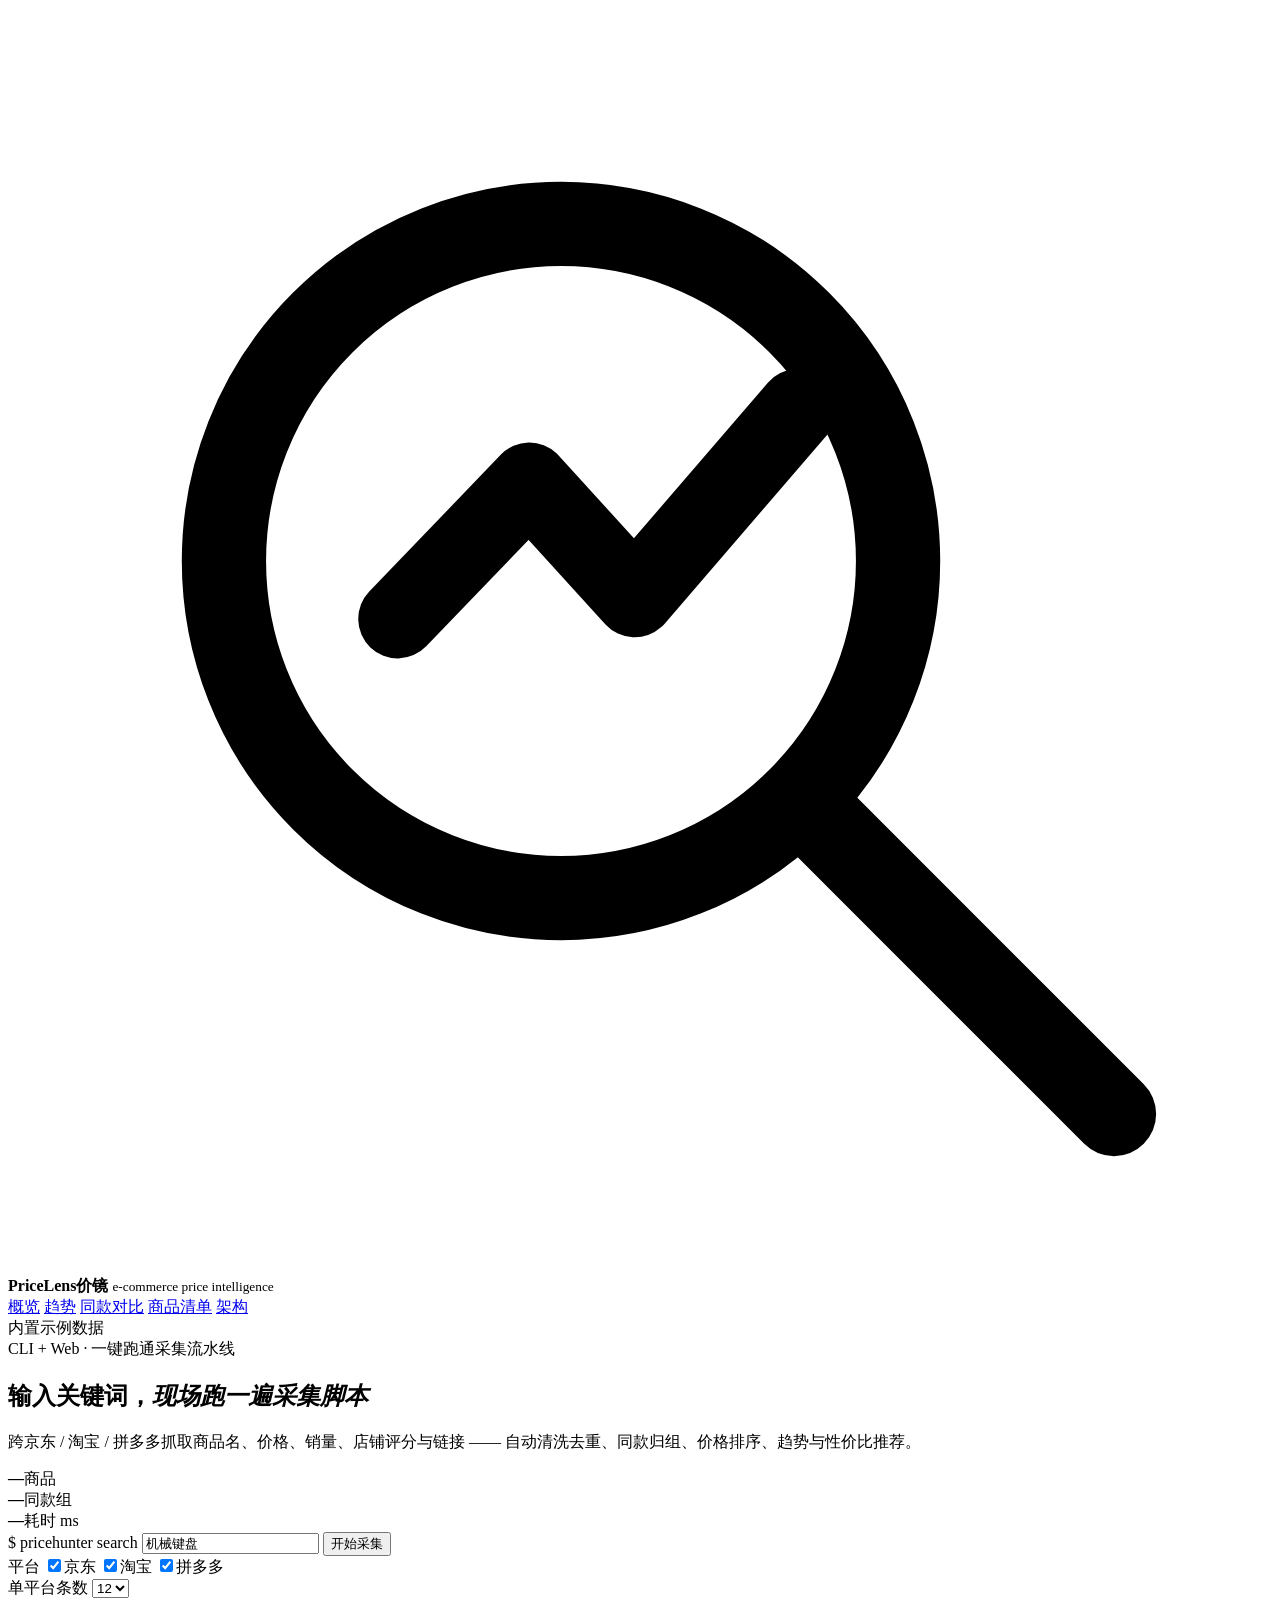
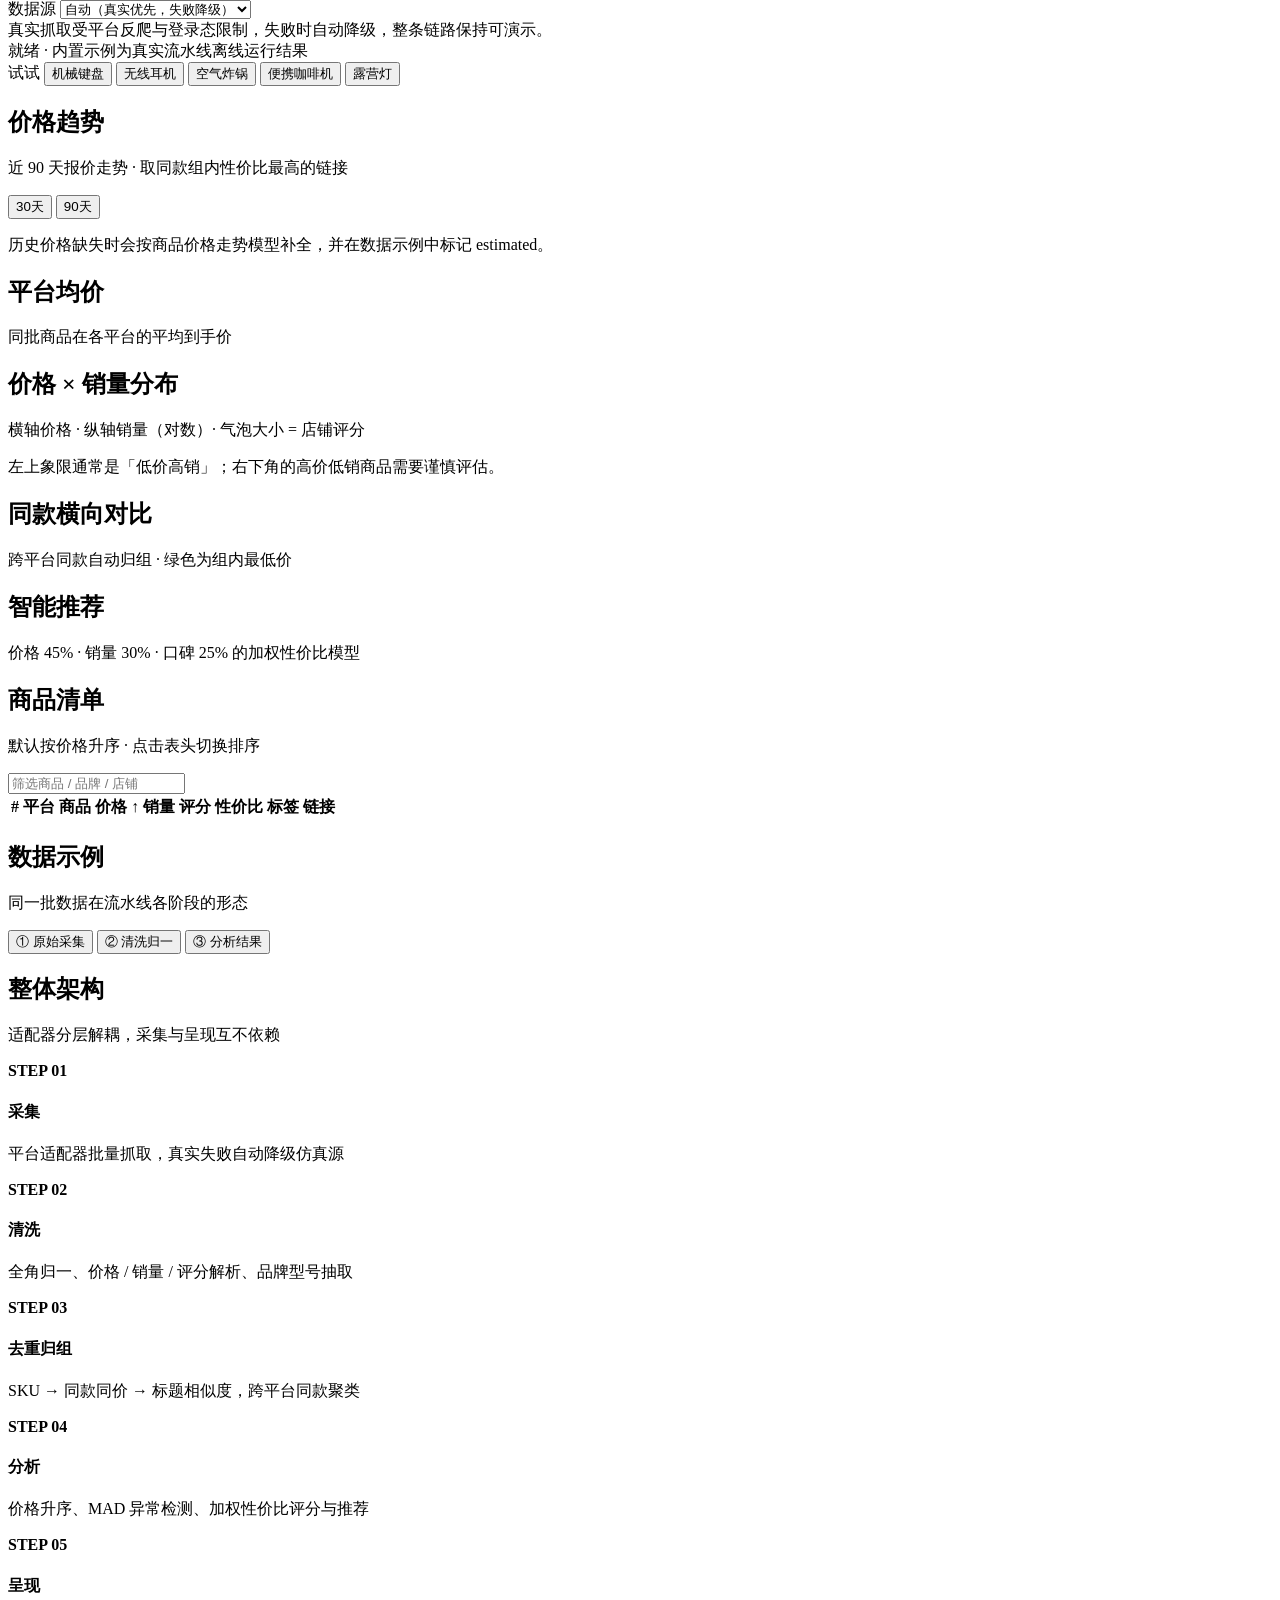
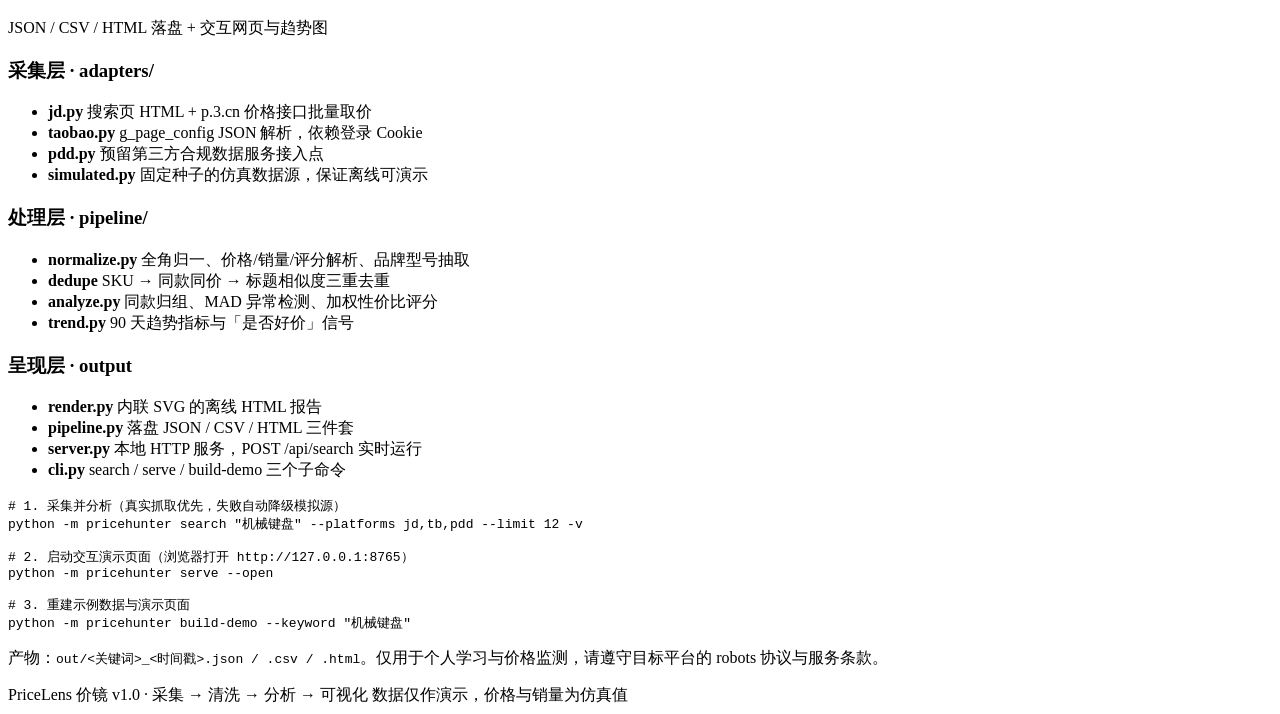
<file: pricelens/pricehunter/web/template.html>
<!DOCTYPE html>
<html lang="zh-CN">
<head>
<meta charset="utf-8"/>
<meta name="viewport" content="width=device-width,initial-scale=1"/>
<title>PriceLens 价镜 · 电商商品价格采集与对比</title>
<link rel="icon" href="data:image/svg+xml,%3Csvg xmlns='http://www.w3.org/2000/svg' viewBox='0 0 32 32'%3E%3Crect width='32' height='32' rx='8' fill='%230d131b'/%3E%3Ccircle cx='14' cy='14' r='7' fill='none' stroke='%2334d399' stroke-width='2.4'/%3E%3Cpath d='M19 19l6 6' stroke='%2334d399' stroke-width='2.6' stroke-linecap='round'/%3E%3C/svg%3E"/>
<style>/*__CSS__*/</style>
</head>
<body>
<div class="glow glow-a"></div>
<div class="glow glow-b"></div>

<header class="topbar">
  <div class="brand">
    <span class="mark">
      <svg viewBox="0 0 24 24" fill="none" aria-hidden="true">
        <circle cx="10.5" cy="10.5" r="6.4" stroke="currentColor" stroke-width="1.6"/>
        <path d="M15.4 15.4 21 21" stroke="currentColor" stroke-width="1.6" stroke-linecap="round"/>
        <path d="M7.4 11.6 9.9 9l2 2.2L15 7.6" stroke="currentColor" stroke-width="1.5" stroke-linecap="round" stroke-linejoin="round"/>
      </svg>
    </span>
    <div class="brand-text">
      <b>PriceLens<span>价镜</span></b>
      <small>e-commerce price intelligence</small>
    </div>
  </div>
  <nav class="nav">
    <a href="#overview">概览</a>
    <a href="#trend">趋势</a>
    <a href="#compare">同款对比</a>
    <a href="#table">商品清单</a>
    <a href="#arch">架构</a>
  </nav>
  <div class="status" id="status"><i></i><span>内置示例数据</span></div>
</header>

<main class="wrap">

  <section class="hero">
    <div class="hero-top">
      <div>
        <div class="eyebrow"><span class="live-dot"></span> CLI + Web · 一键跑通采集流水线</div>
        <h1>输入关键词，<em>现场跑一遍采集脚本</em></h1>
        <p class="lead">跨京东 / 淘宝 / 拼多多抓取商品名、价格、销量、店铺评分与链接 —— 自动清洗去重、同款归组、价格排序、趋势与性价比推荐。</p>
      </div>
      <div class="hero-badges">
        <div><b id="heroCount">—</b><span>商品</span></div>
        <div><b id="heroGroups">—</b><span>同款组</span></div>
        <div><b id="heroTime">—</b><span>耗时 ms</span></div>
      </div>
    </div>

    <div class="console">
      <div class="cmd">
        <span class="prompt">$</span>
        <span class="cmd-bin">pricehunter search</span>
        <input id="keyword" type="text" value="机械键盘" autocomplete="off" spellcheck="false" aria-label="搜索关键词"/>
        <button id="run" class="run-btn">
          <span class="btn-label">开始采集</span>
          <span class="spinner"></span>
        </button>
      </div>

      <div class="cmd-options">
        <div class="opt-group" role="group" aria-label="平台">
          <span class="opt-label">平台</span>
          <label class="chip on p-jd"><input type="checkbox" value="jd" checked/><i></i>京东</label>
          <label class="chip on p-tb"><input type="checkbox" value="tb" checked/><i></i>淘宝</label>
          <label class="chip on p-pdd"><input type="checkbox" value="pdd" checked/><i></i>拼多多</label>
        </div>
        <div class="opt-group">
          <span class="opt-label">单平台条数</span>
          <select id="limit">
            <option value="8">8</option>
            <option value="12" selected>12</option>
            <option value="18">18</option>
            <option value="24">24</option>
          </select>
        </div>
        <div class="opt-group">
          <span class="opt-label">数据源</span>
          <select id="source">
            <option value="auto" selected>自动（真实优先，失败降级）</option>
            <option value="simulated">模拟数据源</option>
            <option value="live">仅真实抓取</option>
          </select>
        </div>
        <span class="hint">真实抓取受平台反爬与登录态限制，失败时自动降级，整条链路保持可演示。</span>
      </div>

      <div class="progress"><i id="progressBar"></i></div>
      <div class="logbar" id="logs"><span class="muted">就绪 · 内置示例为真实流水线离线运行结果</span></div>
    </div>

    <div class="suggest">
      <span>试试</span>
      <button data-kw="机械键盘">机械键盘</button>
      <button data-kw="无线耳机">无线耳机</button>
      <button data-kw="空气炸锅">空气炸锅</button>
      <button data-kw="便携咖啡机">便携咖啡机</button>
      <button data-kw="露营灯">露营灯</button>
      <a class="report-link" id="reportLink" target="_blank" rel="noopener" hidden>查看完整 HTML 报告 →</a>
    </div>
  </section>

  <section id="overview" class="kpis" aria-label="核心指标"></section>

  <section id="trend" class="grid-2">
    <div class="card">
      <div class="card-head">
        <div>
          <h2>价格趋势</h2>
          <p class="sub">近 90 天报价走势 · 取同款组内性价比最高的链接</p>
        </div>
        <div class="seg" id="rangeSeg">
          <button data-range="30">30天</button>
          <button data-range="90" class="on">90天</button>
        </div>
      </div>
      <div class="chart" id="trendChart"></div>
      <div class="legend" id="trendLegend"></div>
      <p class="footnote">历史价格缺失时会按商品价格走势模型补全，并在数据示例中标记 estimated。</p>
    </div>

    <div class="card">
      <div class="card-head">
        <div>
          <h2>平台均价</h2>
          <p class="sub">同批商品在各平台的平均到手价</p>
        </div>
      </div>
      <div class="pbars" id="platformBars"></div>
      <div class="platform-table" id="platformMeta"></div>
    </div>
  </section>

  <section class="card" id="scatterCard">
    <div class="card-head">
      <div>
        <h2>价格 × 销量分布</h2>
        <p class="sub">横轴价格 · 纵轴销量（对数）· 气泡大小 = 店铺评分</p>
      </div>
      <div class="legend-inline" id="scatterLegend"></div>
    </div>
    <div class="chart" id="scatterChart"></div>
    <p class="footnote">左上象限通常是「低价高销」；右下角的高价低销商品需要谨慎评估。</p>
  </section>

  <section class="card" id="compare">
    <div class="card-head">
      <div>
        <h2>同款横向对比</h2>
        <p class="sub">跨平台同款自动归组 · 绿色为组内最低价</p>
      </div>
      <span class="counter" id="groupCounter"></span>
    </div>
    <div class="groups" id="groups"></div>
  </section>

  <section id="rec">
    <div class="card-head">
      <div>
        <h2>智能推荐</h2>
        <p class="sub">价格 45% · 销量 30% · 口碑 25% 的加权性价比模型</p>
      </div>
    </div>
    <div class="recs" id="recs"></div>
  </section>

  <section class="card" id="table">
    <div class="card-head">
      <div>
        <h2>商品清单</h2>
        <p class="sub">默认按价格升序 · 点击表头切换排序</p>
      </div>
      <input class="filter" id="filter" type="text" placeholder="筛选商品 / 品牌 / 店铺"/>
    </div>
    <div class="table-wrap">
      <table class="data-table">
        <thead>
          <tr>
            <th data-sort="rank">#</th>
            <th data-sort="platform">平台</th>
            <th data-sort="title">商品</th>
            <th data-sort="price" class="sorted">价格 <i>↑</i></th>
            <th data-sort="sales">销量</th>
            <th data-sort="rating">评分</th>
            <th data-sort="value">性价比</th>
            <th>标签</th>
            <th>链接</th>
          </tr>
        </thead>
        <tbody id="tableBody"></tbody>
      </table>
    </div>
  </section>

  <section class="card" id="sample">
    <div class="card-head">
      <div>
        <h2>数据示例</h2>
        <p class="sub">同一批数据在流水线各阶段的形态</p>
      </div>
      <div class="tabs" id="sampleTabs">
        <button data-tab="raw">① 原始采集</button>
        <button data-tab="clean" class="on">② 清洗归一</button>
        <button data-tab="result">③ 分析结果</button>
      </div>
    </div>
    <div id="sampleBody"></div>
  </section>

  <section id="arch">
    <div class="card-head">
      <div>
        <h2>整体架构</h2>
        <p class="sub">适配器分层解耦，采集与呈现互不依赖</p>
      </div>
    </div>
    <div class="pipeline" id="pipeline">
      <div class="pstep"><b>STEP 01</b><h4>采集</h4><p>平台适配器批量抓取，真实失败自动降级仿真源</p></div>
      <div class="pstep"><b>STEP 02</b><h4>清洗</h4><p>全角归一、价格 / 销量 / 评分解析、品牌型号抽取</p></div>
      <div class="pstep"><b>STEP 03</b><h4>去重归组</h4><p>SKU → 同款同价 → 标题相似度，跨平台同款聚类</p></div>
      <div class="pstep"><b>STEP 04</b><h4>分析</h4><p>价格升序、MAD 异常检测、加权性价比评分与推荐</p></div>
      <div class="pstep"><b>STEP 05</b><h4>呈现</h4><p>JSON / CSV / HTML 落盘 + 交互网页与趋势图</p></div>
    </div>
    <div class="arch-grid">
      <article class="arch-col">
        <h3>采集层 · adapters/</h3>
        <ul>
          <li><b>jd.py</b> 搜索页 HTML + p.3.cn 价格接口批量取价</li>
          <li><b>taobao.py</b> g_page_config JSON 解析，依赖登录 Cookie</li>
          <li><b>pdd.py</b> 预留第三方合规数据服务接入点</li>
          <li><b>simulated.py</b> 固定种子的仿真数据源，保证离线可演示</li>
        </ul>
      </article>
      <article class="arch-col">
        <h3>处理层 · pipeline/</h3>
        <ul>
          <li><b>normalize.py</b> 全角归一、价格/销量/评分解析、品牌型号抽取</li>
          <li><b>dedupe</b> SKU → 同款同价 → 标题相似度三重去重</li>
          <li><b>analyze.py</b> 同款归组、MAD 异常检测、加权性价比评分</li>
          <li><b>trend.py</b> 90 天趋势指标与「是否好价」信号</li>
        </ul>
      </article>
      <article class="arch-col">
        <h3>呈现层 · output</h3>
        <ul>
          <li><b>render.py</b> 内联 SVG 的离线 HTML 报告</li>
          <li><b>pipeline.py</b> 落盘 JSON / CSV / HTML 三件套</li>
          <li><b>server.py</b> 本地 HTTP 服务，POST /api/search 实时运行</li>
          <li><b>cli.py</b> search / serve / build-demo 三个子命令</li>
        </ul>
      </article>
    </div>
    <pre class="cli"><code><span class="c"># 1. 采集并分析（真实抓取优先，失败自动降级模拟源）</span>
python -m pricehunter search "机械键盘" --platforms jd,tb,pdd --limit 12 -v

<span class="c"># 2. 启动交互演示页面（浏览器打开 http://127.0.0.1:8765）</span>
python -m pricehunter serve --open

<span class="c"># 3. 重建示例数据与演示页面</span>
python -m pricehunter build-demo --keyword "机械键盘"</code></pre>
    <p class="footnote">产物：<code>out/&lt;关键词&gt;_&lt;时间戳&gt;.json / .csv / .html</code>。仅用于个人学习与价格监测，请遵守目标平台的 robots 协议与服务条款。</p>
  </section>
</main>

<footer class="footer">
  <span>PriceLens 价镜 v1.0 · 采集 → 清洗 → 分析 → 可视化</span>
  <span>数据仅作演示，价格与销量为仿真值</span>
</footer>

<script id="sample-data" type="application/json">__SAMPLE_JSON__</script>
<script>//__JS__</script>
</body>
</html>
</file>
